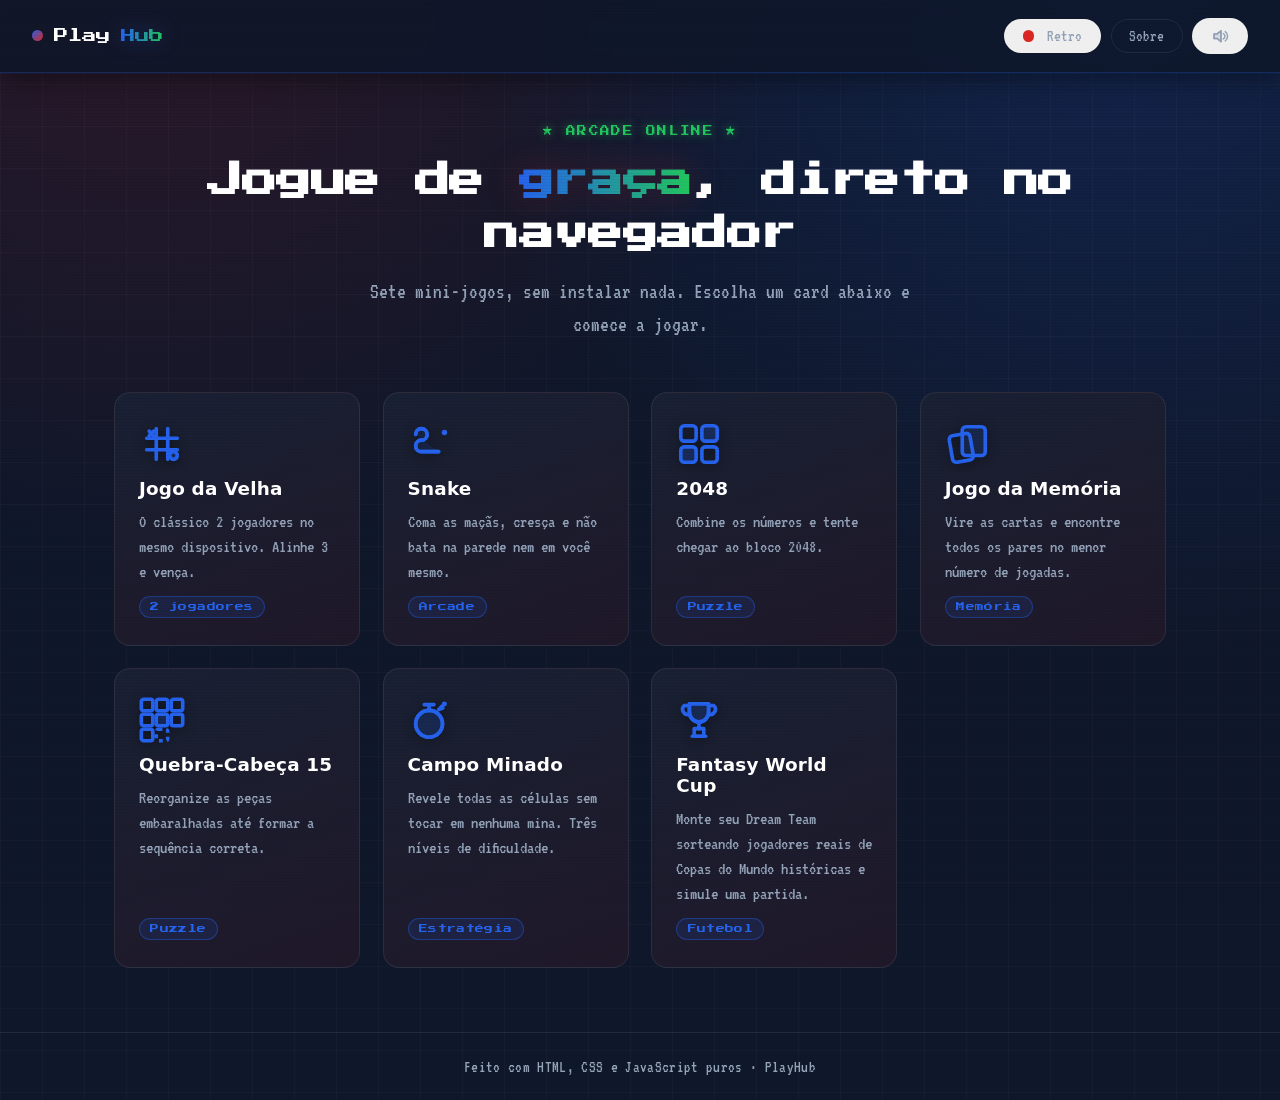
<file: index.html>
<!DOCTYPE html>
<html lang="pt-BR">
<head>
<meta charset="UTF-8">
<meta name="viewport" content="width=device-width, initial-scale=1.0">
<title>PlayHub — Portal de Mini-Jogos</title>
<script src="assets/icons.js"></script>
<link rel="icon" href="data:image/svg+xml,<svg xmlns='http://www.w3.org/2000/svg' viewBox='0 0 100 100'><rect width='100' height='100' rx='20' fill='rgb(15,23,42)'/><g fill='none' stroke='rgb(37,99,235)' stroke-width='7' stroke-linecap='round' stroke-linejoin='round'><rect x='20' y='62' width='60' height='24' rx='10'/><path d='M50 62V32'/><circle cx='50' cy='20' r='10'/></g><circle cx='33' cy='75' r='4' fill='rgb(34,197,94)'/><circle cx='67' cy='75' r='4' fill='rgb(34,197,94)'/></svg>">
<script src="assets/theme.js"></script>
<link rel="preconnect" href="https://fonts.googleapis.com">
<link rel="preconnect" href="https://fonts.gstatic.com" crossorigin>
<link href="https://fonts.googleapis.com/css2?family=Press+Start+2P&family=VT323&display=swap" rel="stylesheet">
<link rel="manifest" href="manifest.json">
<meta name="theme-color" content="#0f172a">
<link rel="stylesheet" href="assets/style.css">
<script src="assets/sfx.js" defer></script>
<script src="assets/pwa.js" defer></script>
</head>
<body>
  <header class="site-header">
    <a class="brand" href="index.html"><span class="dot"></span>Play<span class="grad">Hub</span></a>
    <div class="header-actions">
      <a class="back-link" href="about.html">Sobre</a>
    </div>
  </header>

  <main>
    <section class="hero">
      <h1>Jogue de <span class="grad">graça</span>, direto no navegador</h1>
      <p>Sete mini-jogos, sem instalar nada. Escolha um card abaixo e comece a jogar.</p>
    </section>

    <section class="grid">
      <a class="game-card" href="games/tictactoe.html">
        <div class="icon"><svg viewBox="0 0 24 24" fill="none" stroke="currentColor" stroke-width="1.9" stroke-linecap="round" stroke-linejoin="round"><path d="M9 4v16M15 4v16M4 9h16M4 15h16"/><path d="M5.3 5.3l2.4 2.4M7.7 5.3l-2.4 2.4"/><circle cx="18" cy="18" r="2" fill="currentColor" fill-opacity="0.3"/></svg></div>
        <h3>Jogo da Velha</h3>
        <p>O clássico 2 jogadores no mesmo dispositivo. Alinhe 3 e vença.</p>
        <span class="tag">2 jogadores</span>
      </a>

      <a class="game-card" href="games/snake.html">
        <div class="icon"><svg viewBox="0 0 24 24" fill="none" stroke="currentColor" stroke-width="1.9" stroke-linecap="round" stroke-linejoin="round"><path d="M4 7c0-1.7 1.3-3 3-3s3 1.3 3 3-1.3 3-3 3-3 1.3-3 3 1.3 3 3 3h9" fill="currentColor" fill-opacity="0.12"/><path d="M4 7c0-1.7 1.3-3 3-3s3 1.3 3 3-1.3 3-3 3-3 1.3-3 3 1.3 3 3 3h9"/><circle cx="19" cy="6" r="1.4" fill="currentColor" stroke="none"/></svg></div>
        <h3>Snake</h3>
        <p>Coma as maçãs, cresça e não bata na parede nem em você mesmo.</p>
        <span class="tag">Arcade</span>
      </a>

      <a class="game-card" href="games/2048.html">
        <div class="icon"><svg viewBox="0 0 24 24" fill="none" stroke="currentColor" stroke-width="1.9"><rect x="2.5" y="2.5" width="8" height="8" rx="1.8"/><rect x="13.5" y="2.5" width="8" height="8" rx="1.8" fill="currentColor" fill-opacity="0.25"/><rect x="2.5" y="13.5" width="8" height="8" rx="1.8" fill="currentColor" fill-opacity="0.25"/><rect x="13.5" y="13.5" width="8" height="8" rx="1.8"/></svg></div>
        <h3>2048</h3>
        <p>Combine os números e tente chegar ao bloco 2048.</p>
        <span class="tag">Puzzle</span>
      </a>

      <a class="game-card" href="games/memory.html">
        <div class="icon"><svg viewBox="0 0 24 24" fill="none" stroke="currentColor" stroke-width="1.9" stroke-linejoin="round"><rect x="3" y="7" width="11" height="14" rx="2" transform="rotate(-10 8.5 14)"/><rect x="9" y="3" width="12" height="15" rx="2" fill="currentColor" fill-opacity="0.18"/></svg></div>
        <h3>Jogo da Memória</h3>
        <p>Vire as cartas e encontre todos os pares no menor número de jogadas.</p>
        <span class="tag">Memória</span>
      </a>

      <a class="game-card" href="games/puzzle.html">
        <div class="icon"><svg viewBox="0 0 24 24" fill="none" stroke="currentColor" stroke-width="1.9"><rect x="1.2" y="1.2" width="6" height="6" rx="1.2"/><rect x="9" y="1.2" width="6" height="6" rx="1.2"/><rect x="16.8" y="1.2" width="6" height="6" rx="1.2"/><rect x="1.2" y="9" width="6" height="6" rx="1.2"/><rect x="9" y="9" width="6" height="6" rx="1.2" fill="currentColor" fill-opacity="0.25"/><rect x="16.8" y="9" width="6" height="6" rx="1.2"/><rect x="1.2" y="16.8" width="6" height="6" rx="1.2"/><rect x="9" y="16.8" width="6" height="6" rx="1.2" stroke-dasharray="2 2"/></svg></div>
        <h3>Quebra-Cabeça 15</h3>
        <p>Reorganize as peças embaralhadas até formar a sequência correta.</p>
        <span class="tag">Puzzle</span>
      </a>

      <a class="game-card" href="games/minesweeper.html">
        <div class="icon"><svg viewBox="0 0 24 24" fill="none" stroke="currentColor" stroke-width="1.9" stroke-linecap="round"><circle cx="11" cy="14" r="7" fill="currentColor" fill-opacity="0.2"/><circle cx="11" cy="14" r="7"/><path d="M11 7V4M8.5 4h5"/><path d="M16 6.5l1.8-1.8M16 6.5l2.2-.8"/><circle cx="19" cy="3.6" r="1.3" fill="currentColor" stroke="none"/></svg></div>
        <h3>Campo Minado</h3>
        <p>Revele todas as células sem tocar em nenhuma mina. Três níveis de dificuldade.</p>
        <span class="tag">Estratégia</span>
      </a>

      <a class="game-card" href="games/worldcup.html">
        <div class="icon"><svg viewBox="0 0 24 24" fill="none" stroke="currentColor" stroke-width="1.9" stroke-linecap="round" stroke-linejoin="round"><path d="M7 3.5h10v4.5a5 5 0 0 1-10 0V3.5z" fill="currentColor" fill-opacity="0.22"/><path d="M7 3.5h10v4.5a5 5 0 0 1-10 0V3.5z"/><path d="M7 4.5H4.2a2.8 2.8 0 0 0 2.8 4.6M17 4.5h2.8a2.8 2.8 0 0 1-2.8 4.6"/><path d="M12 13v3.5"/><path d="M8.5 20.5h7"/><path d="M9.5 16.5h5v4h-5z"/></svg></div>
        <h3>Fantasy World Cup</h3>
        <p>Monte seu Dream Team sorteando jogadores reais de Copas do Mundo históricas e simule uma partida.</p>
        <span class="tag">Futebol</span>
      </a>
    </section>
  </main>

  <footer>Feito com HTML, CSS e JavaScript puros · PlayHub</footer>
</body>
</html>
</file>
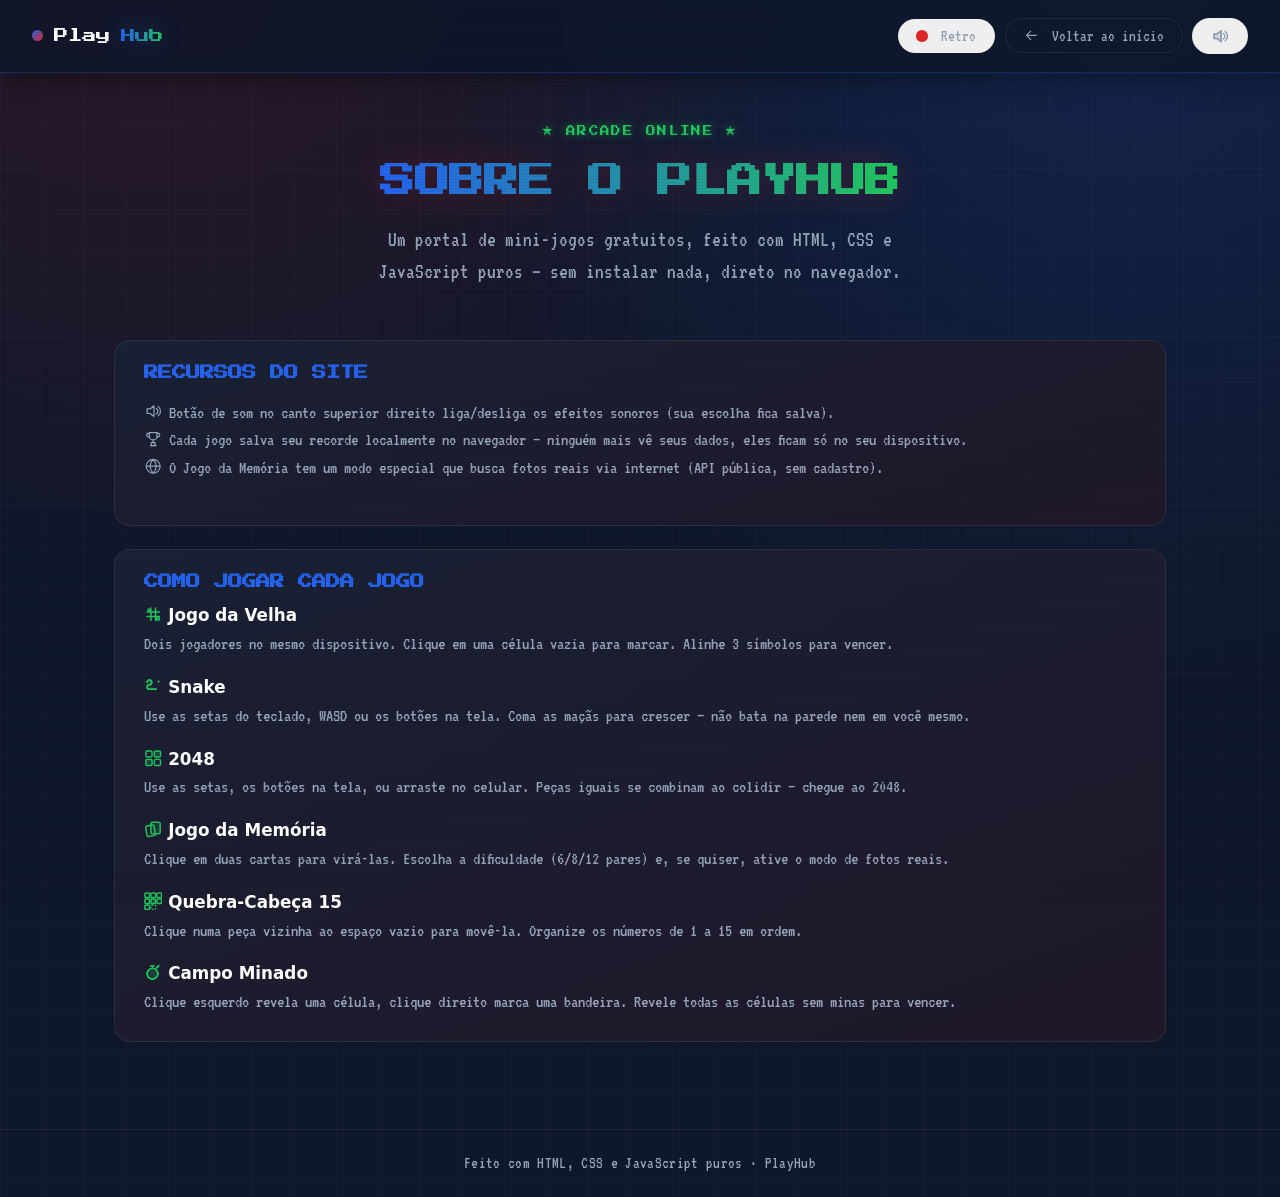
<file: about.html>
<!DOCTYPE html>
<html lang="pt-BR">
<head>
<meta charset="UTF-8">
<meta name="viewport" content="width=device-width, initial-scale=1.0">
<title>Sobre — PlayHub</title>
<script src="assets/icons.js"></script>
<link rel="icon" href="data:image/svg+xml,<svg xmlns='http://www.w3.org/2000/svg' viewBox='0 0 100 100'><rect width='100' height='100' rx='20' fill='rgb(15,23,42)'/><g fill='none' stroke='rgb(37,99,235)' stroke-width='7' stroke-linecap='round' stroke-linejoin='round'><rect x='20' y='62' width='60' height='24' rx='10'/><path d='M50 62V32'/><circle cx='50' cy='20' r='10'/></g><circle cx='33' cy='75' r='4' fill='rgb(34,197,94)'/><circle cx='67' cy='75' r='4' fill='rgb(34,197,94)'/></svg>">
<script src="assets/theme.js"></script>
<link rel="preconnect" href="https://fonts.googleapis.com">
<link rel="preconnect" href="https://fonts.gstatic.com" crossorigin>
<link href="https://fonts.googleapis.com/css2?family=Press+Start+2P&family=VT323&display=swap" rel="stylesheet">
<link rel="manifest" href="manifest.json">
<meta name="theme-color" content="#0f172a">
<link rel="stylesheet" href="assets/style.css">
<script src="assets/sfx.js" defer></script>
<script src="assets/pwa.js" defer></script>
<style>
  .about-section {
    background: linear-gradient(160deg, var(--card), var(--bg-alt));
    border: 1px solid var(--border);
    border-radius: var(--radius);
    padding: 1.6rem 1.8rem;
    margin-bottom: 1.4rem;
  }
  .about-section h2 {
    font-family: var(--font-display);
    font-size: 0.9rem;
    color: var(--accent);
    margin: 0 0 1rem;
  }
  .about-section p, .about-section li {
    font-family: var(--font-body);
    font-size: 1.15rem;
    line-height: 1.5;
    color: var(--text-dim);
  }
  .game-list { display: flex; flex-direction: column; gap: 1.2rem; }
  .game-item h3 {
    margin: 0 0 0.3rem;
    font-size: 1.05rem;
    color: var(--text);
  }
  .game-item p { margin: 0; }
</style>
</head>
<body>
  <header class="site-header">
    <a class="brand" href="index.html"><span class="dot"></span>Play<span class="grad">Hub</span></a>
    <div class="header-actions">
      <a class="back-link" href="index.html"><svg class="icon-inline" viewBox="0 0 24 24" fill="none" stroke="currentColor" stroke-width="1.6" stroke-linecap="round" stroke-linejoin="round"><path d="M19 12H5M11 6l-6 6 6 6"/></svg>Voltar ao início</a>
    </div>
  </header>

  <main>
    <div class="hero">
      <h1><span class="grad">SOBRE O PLAYHUB</span></h1>
      <p>Um portal de mini-jogos gratuitos, feito com HTML, CSS e JavaScript puros — sem instalar nada, direto no navegador.</p>
    </div>

    <div class="about-section">
      <h2>RECURSOS DO SITE</h2>
      <p>
        <svg class="icon-inline" viewBox="0 0 24 24" fill="none" stroke="currentColor" stroke-width="1.6" stroke-linecap="round" stroke-linejoin="round"><path d="M4 9v6h4l5 4V5L8 9H4z"/><path d="M16 8.5a4 4 0 0 1 0 7"/><path d="M18.5 6a7.5 7.5 0 0 1 0 12"/></svg>Botão de som no canto superior direito liga/desliga os efeitos sonoros (sua escolha fica salva).<br>
        <svg class="icon-inline" viewBox="0 0 24 24" fill="none" stroke="currentColor" stroke-width="1.6" stroke-linecap="round" stroke-linejoin="round"><path d="M7 3.5h10v4.5a5 5 0 0 1-10 0V3.5z"/><path d="M7 4.5H4.2a2.8 2.8 0 0 0 2.8 4.6M17 4.5h2.8a2.8 2.8 0 0 1-2.8 4.6"/><path d="M12 13v3.5"/><path d="M8.5 20.5h7"/><path d="M9.5 16.5h5v4h-5z"/></svg>Cada jogo salva seu recorde localmente no navegador — ninguém mais vê seus dados, eles ficam só no seu dispositivo.<br>
        <svg class="icon-inline" viewBox="0 0 24 24" fill="none" stroke="currentColor" stroke-width="1.6" stroke-linecap="round" stroke-linejoin="round"><circle cx="12" cy="12" r="9"/><path d="M3 12h18M12 3c2.5 2.5 4 5.7 4 9s-1.5 6.5-4 9c-2.5-2.5-4-5.7-4-9s1.5-6.5 4-9z"/></svg>O Jogo da Memória tem um modo especial que busca fotos reais via internet (API pública, sem cadastro).
      </p>
    </div>

    <div class="about-section">
      <h2>COMO JOGAR CADA JOGO</h2>
      <div class="game-list">
        <div class="game-item">
          <h3><svg class="icon-inline" viewBox="0 0 24 24" fill="none" stroke="currentColor" stroke-width="1.9" stroke-linecap="round" stroke-linejoin="round"><path d="M9 4v16M15 4v16M4 9h16M4 15h16"/><path d="M5.3 5.3l2.4 2.4M7.7 5.3l-2.4 2.4"/><circle cx="18" cy="18" r="2" fill="currentColor" fill-opacity="0.3"/></svg>Jogo da Velha</h3>
          <p>Dois jogadores no mesmo dispositivo. Clique em uma célula vazia para marcar. Alinhe 3 símbolos para vencer.</p>
        </div>
        <div class="game-item">
          <h3><svg class="icon-inline" viewBox="0 0 24 24" fill="none" stroke="currentColor" stroke-width="1.9" stroke-linecap="round" stroke-linejoin="round"><path d="M4 7c0-1.7 1.3-3 3-3s3 1.3 3 3-1.3 3-3 3-3 1.3-3 3 1.3 3 3 3h9" fill="currentColor" fill-opacity="0.12"/><path d="M4 7c0-1.7 1.3-3 3-3s3 1.3 3 3-1.3 3-3 3-3 1.3-3 3 1.3 3 3 3h9"/><circle cx="19" cy="6" r="1.4" fill="currentColor" stroke="none"/></svg>Snake</h3>
          <p>Use as setas do teclado, WASD ou os botões na tela. Coma as maçãs para crescer — não bata na parede nem em você mesmo.</p>
        </div>
        <div class="game-item">
          <h3><svg class="icon-inline" viewBox="0 0 24 24" fill="none" stroke="currentColor" stroke-width="1.9"><rect x="2.5" y="2.5" width="8" height="8" rx="1.8"/><rect x="13.5" y="2.5" width="8" height="8" rx="1.8" fill="currentColor" fill-opacity="0.25"/><rect x="2.5" y="13.5" width="8" height="8" rx="1.8" fill="currentColor" fill-opacity="0.25"/><rect x="13.5" y="13.5" width="8" height="8" rx="1.8"/></svg>2048</h3>
          <p>Use as setas, os botões na tela, ou arraste no celular. Peças iguais se combinam ao colidir — chegue ao 2048.</p>
        </div>
        <div class="game-item">
          <h3><svg class="icon-inline" viewBox="0 0 24 24" fill="none" stroke="currentColor" stroke-width="1.9" stroke-linejoin="round"><rect x="3" y="7" width="11" height="14" rx="2" transform="rotate(-10 8.5 14)"/><rect x="9" y="3" width="12" height="15" rx="2" fill="currentColor" fill-opacity="0.18"/></svg>Jogo da Memória</h3>
          <p>Clique em duas cartas para virá-las. Escolha a dificuldade (6/8/12 pares) e, se quiser, ative o modo de fotos reais.</p>
        </div>
        <div class="game-item">
          <h3><svg class="icon-inline" viewBox="0 0 24 24" fill="none" stroke="currentColor" stroke-width="1.9"><rect x="1.2" y="1.2" width="6" height="6" rx="1.2"/><rect x="9" y="1.2" width="6" height="6" rx="1.2"/><rect x="16.8" y="1.2" width="6" height="6" rx="1.2"/><rect x="1.2" y="9" width="6" height="6" rx="1.2"/><rect x="9" y="9" width="6" height="6" rx="1.2" fill="currentColor" fill-opacity="0.25"/><rect x="16.8" y="9" width="6" height="6" rx="1.2"/><rect x="1.2" y="16.8" width="6" height="6" rx="1.2"/><rect x="9" y="16.8" width="6" height="6" rx="1.2" stroke-dasharray="2 2"/></svg>Quebra-Cabeça 15</h3>
          <p>Clique numa peça vizinha ao espaço vazio para movê-la. Organize os números de 1 a 15 em ordem.</p>
        </div>
        <div class="game-item">
          <h3><svg class="icon-inline" viewBox="0 0 24 24" fill="none" stroke="currentColor" stroke-width="1.9" stroke-linecap="round"><circle cx="11" cy="14" r="7" fill="currentColor" fill-opacity="0.2"/><circle cx="11" cy="14" r="7"/><path d="M11 7V4M8.5 4h5"/><path d="M16 6.5l1.8-1.8M16 6.5l2.2-.8"/><circle cx="19" cy="3.6" r="1.3" fill="currentColor" stroke="none"/></svg>Campo Minado</h3>
          <p>Clique esquerdo revela uma célula, clique direito marca uma bandeira. Revele todas as células sem minas para vencer.</p>
        </div>
      </div>
    </div>
  </main>

  <footer>Feito com HTML, CSS e JavaScript puros · PlayHub</footer>
</body>
</html>
</file>
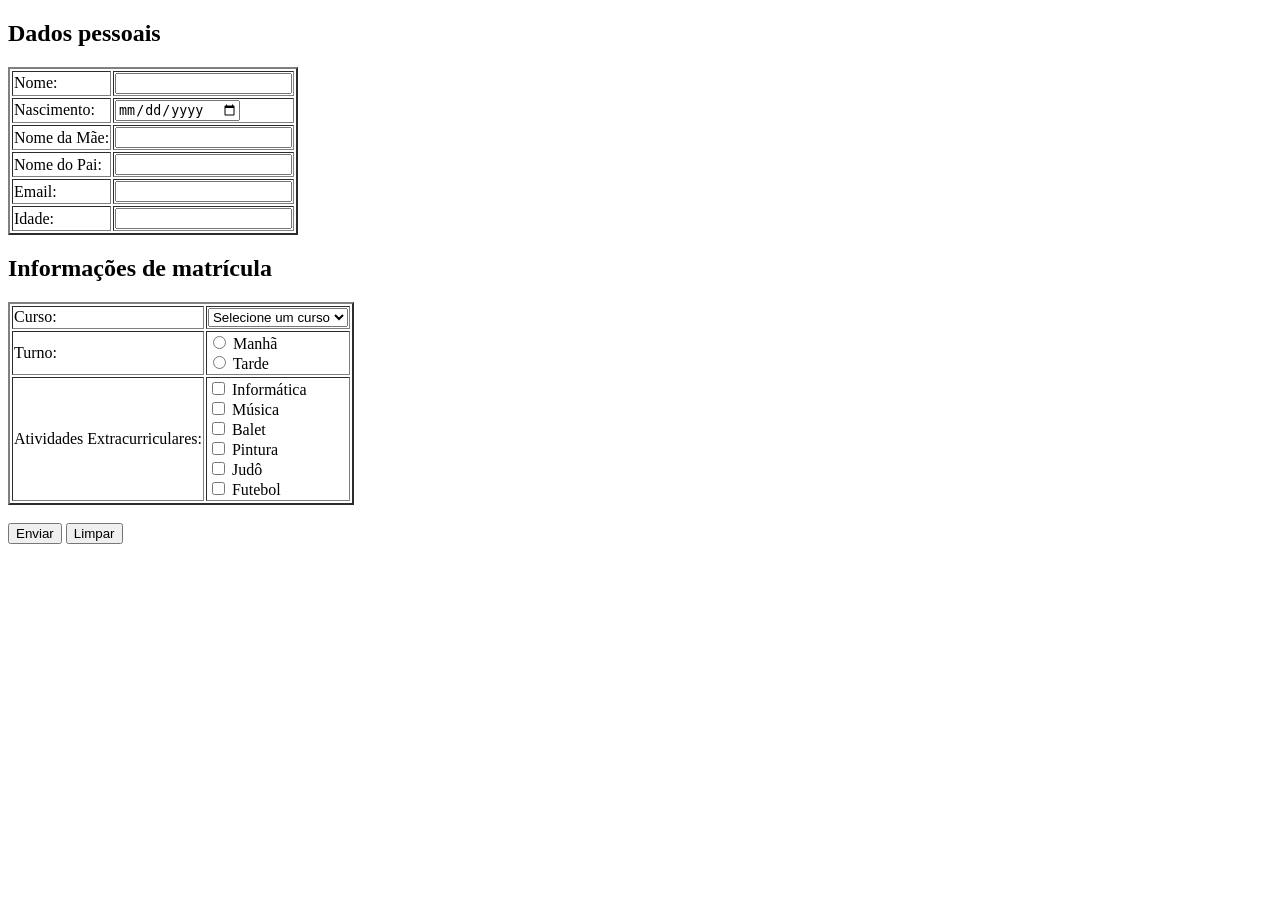
<file: Aula02/Formulario.html>
<!DOCTYPE html>
<html lang="pt-br">
<head>
    <meta charset="UTF-8">
    <meta http-equiv="X-UA-Compatible" content="IE=edge">
    <meta name="viewport" content="width=device-width, initial-scale=1.0">
    <title>Formulario</title>
</head>
<body>

    <form action="processar.php" method="post">

        <h2>Dados pessoais</h2>
        <table border="2">
            <tbody>
                <tr>
                    <td><label for="nome">Nome:</label></td>
                    <td><input type="text" id="nome" name="nome" required></td>
                </tr>
                <tr>
                    <td><label for="nascimento">Nascimento:</label></td>
                    <td><input type="date" id="nascimento" name="nascimento" required></td>
                </tr>
                <tr>
                    <td><label for="nome_mae">Nome da Mãe:</label></td>
                    <td><input type="text" id="nome_mae" name="nome_mae" required></td>
                </tr>
                <tr>
                    <td><label for="nome_pai">Nome do Pai:</label></td>
                    <td><input type="text" id="nome_pai" name="nome_pai" required></td>
                </tr>
                <tr>
                    <td><label for="email">Email:</label></td>
                    <td><input type="email" id="email" name="email" required></td>
                </tr>
                <tr>
                    <td><label for="idade">Idade:</label></td>
                    <td><input type="number" id="idade" name="idade" required></td>
                </tr>
            </tbody>
        </table>

        <h2>Informações de matrícula</h2>
        <table border="2">
            <tbody>
                <tr>
                    <td><label for="curso">Curso:</label></td>
                    <td>
                        <select id="curso" name="curso" required>
                            <option value="">Selecione um curso</option>
                            <option value="informatica">Informática</option>
                            <option value="administracao">Administração</option>
                            <option value="enfermagem">Enfermagem</option>
                        </select>
                    </td>
                </tr>
                <tr>
                    <td><label for="turno-manha">Turno:</label></td>
                    <td>
                        <input type="radio" id="turno-manha" name="turno" value="manha">
                        <label for="turno-manha">Manhã</label><br>
                        <input type="radio" id="turno-tarde" name="turno" value="tarde">
                        <label for="turno-tarde">Tarde</label>
                    </td>
                </tr>
                <tr>
                    <td>Atividades Extracurriculares:</td>
                    <td>
                        <input type="checkbox" id="ativ-informatica" name="atividades" value="informatica">
                        <label for="ativ-informatica">Informática</label><br>
                        <input type="checkbox" id="ativ-musica" name="atividades" value="musica">
                        <label for="ativ-musica">Música</label><br>
                        <input type="checkbox" id="ativ-balet" name="atividades" value="balet">
                        <label for="ativ-balet">Balet</label><br>
                        <input type="checkbox" id="ativ-pintura" name="atividades" value="pintura">
                        <label for="ativ-pintura">Pintura</label><br>
                        <input type="checkbox" id="ativ-judo" name="atividades" value="judo">
                        <label for="ativ-judo">Judô</label><br>
                        <input type="checkbox" id="ativ-futebol" name="atividades" value="futebol">
                        <label for="ativ-futebol">Futebol</label>
                    </td>
                </tr>
            </tbody>
        </table>

        <br>
        <input type="submit" value="Enviar">
        <input type="reset" value="Limpar">

    </form>

</body>
</html>
</file>
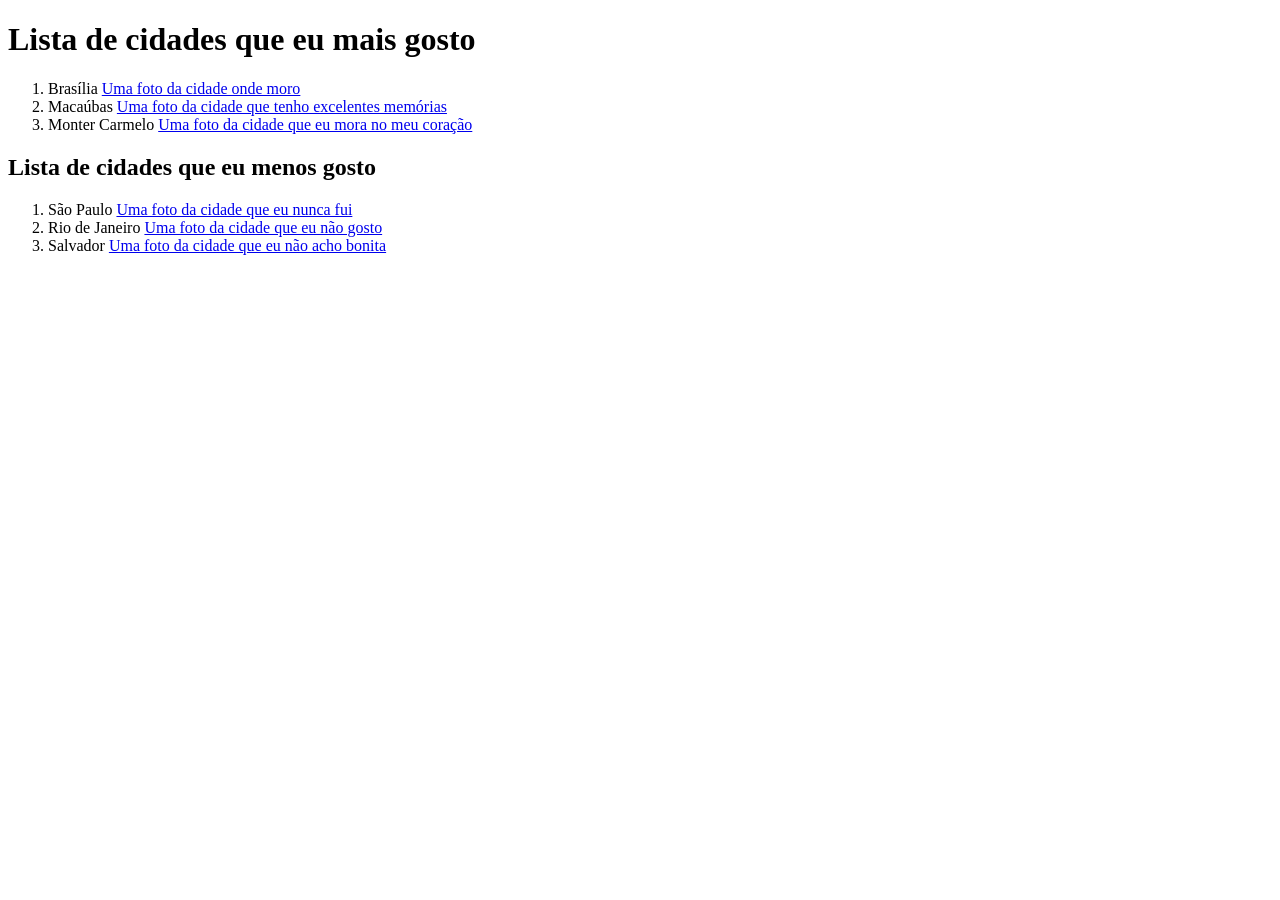
<file: Aula02/Lista.html>
<!DOCTYPE html>
<html lang="pt-br">
<head>
    <meta charset="UTF-8">
    <meta http-equiv="X-UA-Compatible" content="IE=edge">
    <meta name="viewport" content="width=device-width, initial-scale=1.0">
    <title>Lista de cidades</title>
</head>
<body>
    <h1>Lista de cidades que eu mais gosto</h1>
    <ol>
        <li>
            Brasília
            <a href="https://encurtador.com.br/XRxU" target="_blank"> Uma foto da cidade onde moro</a>
        </li>
        <li>
            Macaúbas
            <a href="https://encurtador.com.br/zkoq" target="_blank"> Uma foto da cidade que tenho excelentes memórias</a>
        </li>
        <li>
            Monter Carmelo
            <a href="https://encurtador.com.br/DVFO" target="_blank"> Uma foto da cidade que eu mora no meu coração</a>
        </li>
    </ol>

<h2>Lista de cidades que eu menos gosto</h2>
    <ol>
        <li>
            São Paulo
            <a href="https://encurtador.com.br/Nqkq" target="_blank"> Uma foto da cidade que eu nunca fui</a>
        </li>
        <li>
            Rio de Janeiro
            <a href="https://encurtador.com.br/GIRn" target="_blank"> Uma foto da cidade que eu não gosto</a>
        </li>
        <li>
            Salvador
            <a href="https://encurtador.com.br/oJYW" target="_blank"> Uma foto da cidade que eu não acho bonita</a>
        </li>
</bodyl>
</body>
</html>
</file>
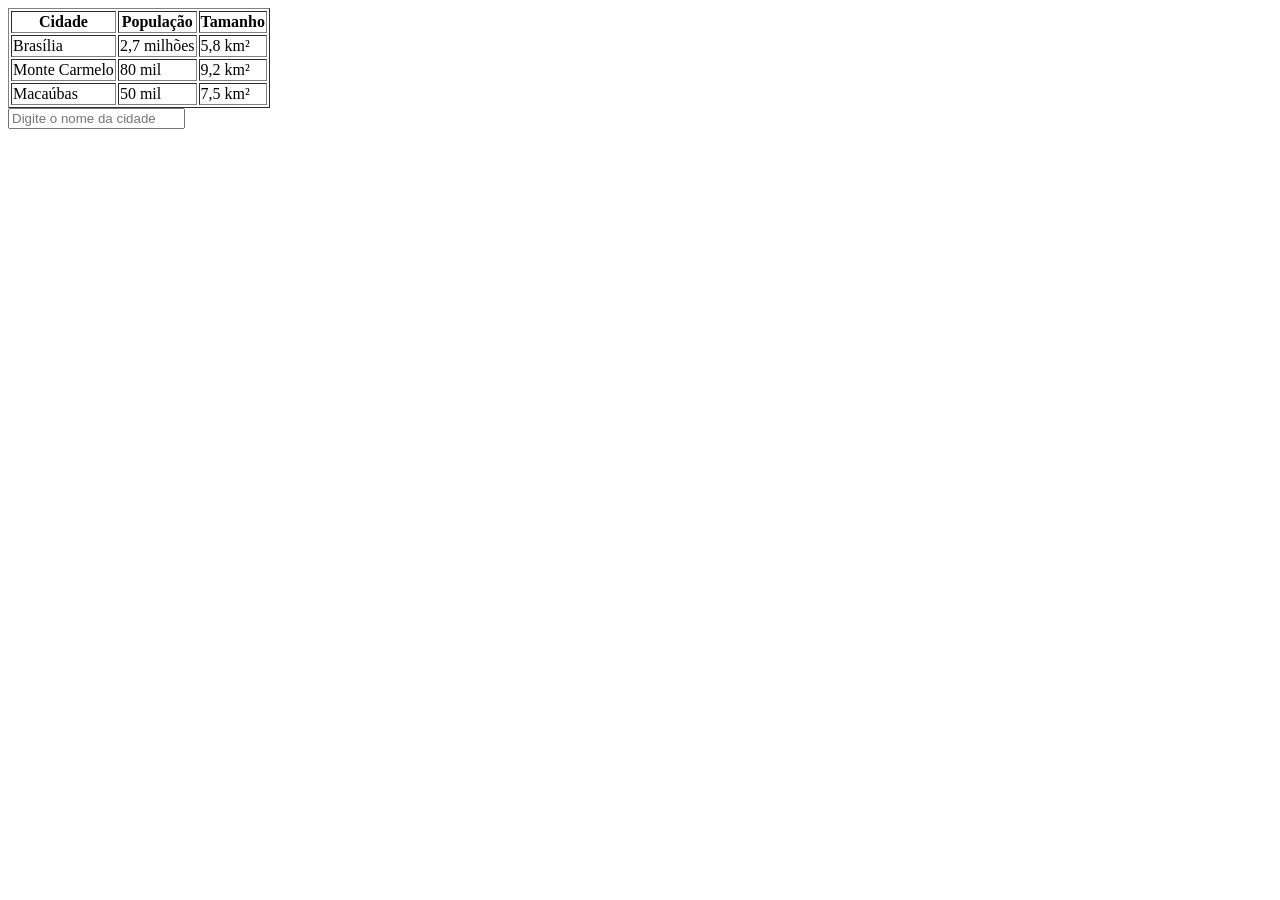
<file: Aula02/Tabela.html>
<!DOCTYPE html>
<html lang="pt-br">
<head>
    <meta charset="UTF-8">
    <meta http-equiv="X-UA-Compatible" content="IE=edge">
    <meta name="viewport" content="width=device-width, initial-scale=1.0">
    <title>Tabela</title>
</head>
<body>
    <table border="1">
        <thead>
            <tr>
                <th>Cidade</th>
                <th>População</th>
                <th>Tamanho</th>
            </tr>
        </thead>
        <tbody>
            <tr>
                <td>Brasília</td>
                <td>2,7 milhões</td>
                <td>5,8 km²</td>
            </tr>
            <tr>
                <td>Monte Carmelo</td>
                <td>80 mil</td>
                <td>9,2 km²</td>
            </tr>
            <tr>
                <td>Macaúbas</td>
                <td>50 mil</td>
                <td>7,5 km²</td>
            </tr>
        </tbody>
    </table>
    <form> 
        <input type="text" placeholder="Digite o nome da cidade">
    </form>
</body>


























</html>
</file>
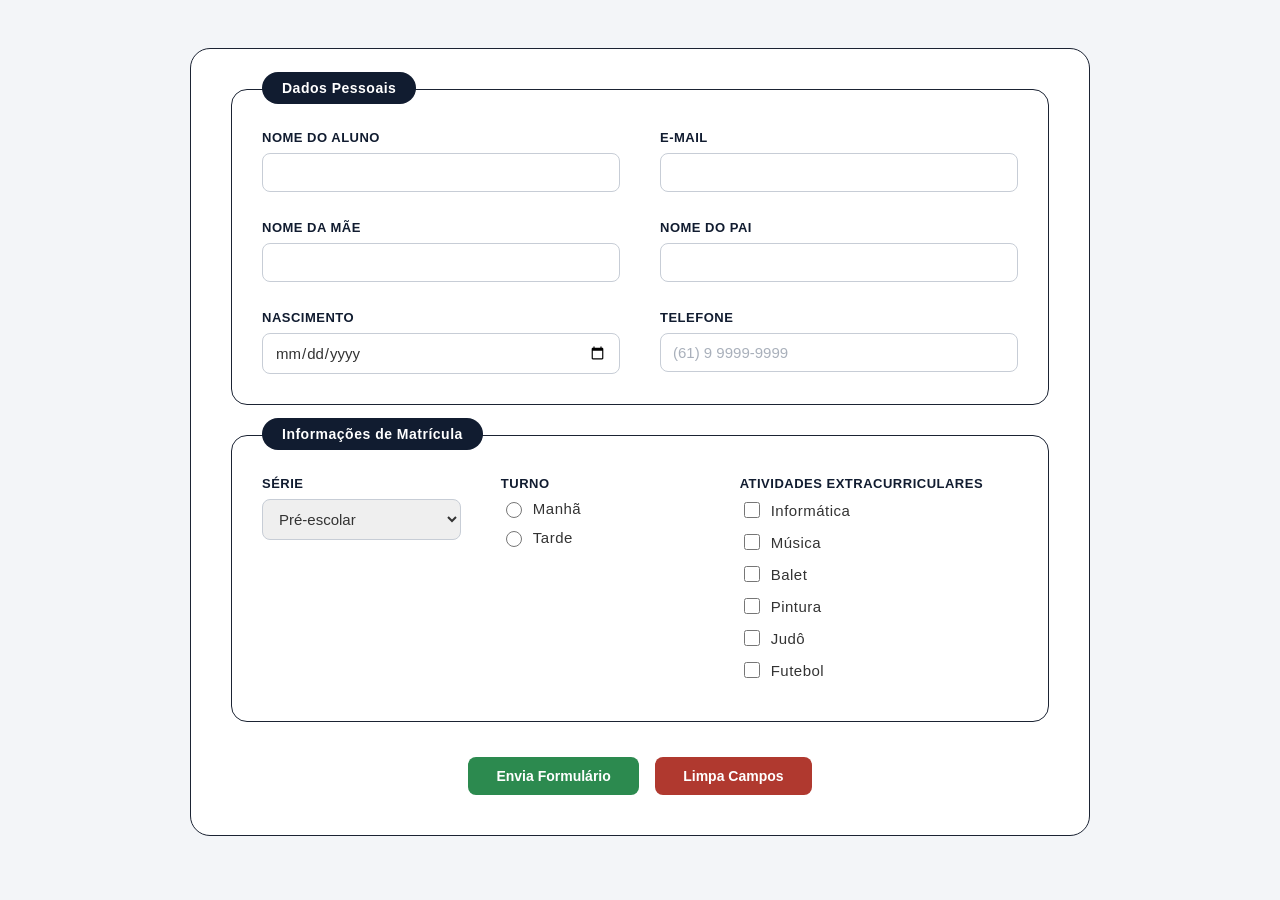
<file: Aula03/aula.html>
<!DOCTYPE html>
<html lang="pt-BR">
<head>
    <meta charset="UTF-8">
    <meta http-equiv="X-UA-Compatible" content="IE=edge">
    <meta name="viewport" content="width=device-width, initial-scale=1.0">
    <title>Escola Virtual</title>

    <style>
        *{
            box-sizing: border-box;
        }

        body{
            font-family: 'Segoe UI', Arial, Helvetica, sans-serif;
            background-color: #f3f5f8;
            padding: 40px 20px;
        }

        form{
            max-width: 900px;
            margin: 0 auto;
            background-color: #ffffff;
            border: 1.5px solid #1b2333;
            border-radius: 20px;
            padding: 40px;
        }

        /* ===== Cada seção (Dados Pessoais / Informações de Matrícula) ===== */
        .secao{
            position: relative;
            border: 1.5px solid #1b2333;
            border-radius: 16px;
            padding: 40px 30px 30px;
            margin-bottom: 30px;
        }

        .secao:last-child{
            margin-bottom: 0;
        }

        /* A "pill" escura sobreposta na borda de cima da caixa */
        .secao-titulo{
            position: absolute;
            top: -18px;
            left: 30px;
            background-color: #111c30;
            color: #ffffff;
            font-weight: bold;
            font-size: 14px;
            letter-spacing: 0.5px;
            padding: 8px 20px;
            border-radius: 20px;
        }

        /* ===== Grade de 2 colunas: Dados Pessoais ===== */
        .grid-2{
            display: grid;
            grid-template-columns: 1fr 1fr;
            gap: 28px 40px;
        }

        .campo{
            display: flex;
            flex-direction: column;
        }

        .campo label{
            font-weight: bold;
            font-size: 13px;
            letter-spacing: 0.5px;
            text-transform: uppercase;
            color: #111c30;
            margin-bottom: 8px;
        }

        .campo input,
        .campo select{
            border: 1px solid #c7cdd6;
            border-radius: 8px;
            padding: 10px 12px;
            font-size: 15px;
            font-family: inherit;
            color: #333;
        }

        .campo input::placeholder{
            color: #a9b0bb;
        }

        .campo input:focus,
        .campo select:focus{
            outline: none;
            border-color: #1b2333;
            box-shadow: 0 0 0 3px rgba(27, 35, 51, 0.12);
        }

        /* ===== Grade de 3 colunas: Informações de Matrícula ===== */
        .grid-3{
            display: grid;
            grid-template-columns: 1fr 1fr 1.4fr;
            gap: 28px 40px;
        }

        .opcoes label{
            display: flex;
            align-items: center;
            gap: 8px;
            font-weight: normal;
            text-transform: none;
            font-size: 15px;
            color: #333;
            margin-bottom: 10px;
            cursor: pointer;
        }

        .opcoes input[type="radio"],
        .opcoes input[type="checkbox"]{
            width: 16px;
            height: 16px;
            accent-color: #111c30;
        }

        /* ===== Botões ===== */
        .botoes{
            text-align: center;
            margin-top: 35px;
        }

        input[type="submit"],
        input[type="reset"]{
            padding: 11px 28px;
            font-size: 14px;
            font-family: inherit;
            border: none;
            border-radius: 8px;
            cursor: pointer;
            margin: 0 6px;
            font-weight: bold;
        }

        input[type="submit"]{
            background-color: #2c8a4f;
            color: white;
        }

        input[type="reset"]{
            background-color: #b0392f;
            color: white;
        }

        input[type="submit"]:hover,
        input[type="reset"]:hover{
            opacity: 0.85;
        }
    </style>
</head>
<body>

    <form action="processar.php" method="post">

        <!-- ========== SEÇÃO 1: DADOS PESSOAIS ========== -->
        <div class="secao">
            <span class="secao-titulo">Dados Pessoais</span>

            <div class="grid-2">
                <div class="campo">
                    <label for="nome">Nome do Aluno</label>
                    <input type="text" id="nome" name="nome" required>
                </div>
                <div class="campo">
                    <label for="email">E-Mail</label>
                    <input type="email" id="email" name="email" required>
                </div>

                <div class="campo">
                    <label for="nome_mae">Nome da Mãe</label>
                    <input type="text" id="nome_mae" name="nome_mae" required>
                </div>
                <div class="campo">
                    <label for="nome_pai">Nome do Pai</label>
                    <input type="text" id="nome_pai" name="nome_pai">
                </div>

                <div class="campo">
                    <label for="nascimento">Nascimento</label>
                    <input type="date" id="nascimento" name="nascimento" required>
                </div>
                <div class="campo">
                    <label for="telefone">Telefone</label>
                    <input type="tel" id="telefone" name="telefone" placeholder="(61) 9 9999-9999" required>
                </div>
            </div>
        </div>

        <!-- ========== SEÇÃO 2: INFORMAÇÕES DE MATRÍCULA ========== -->
        <div class="secao">
            <span class="secao-titulo">Informações de Matrícula</span>

            <div class="grid-3">
                <div class="campo">
                    <label for="serie">Série</label>
                    <select id="serie" name="serie" required>
                        <option value="pre-escolar" selected>Pré-escolar</option>
                        <option value="1ano">1º ano</option>
                        <option value="2ano">2º ano</option>
                        <option value="3ano">3º ano</option>
                        <option value="4ano">4º ano</option>
                        <option value="5ano">5º ano</option>
                    </select>
                </div>

                <div class="campo">
                    <label>Turno</label>
                    <div class="opcoes">
                        <label><input type="radio" name="turno" value="manha" required> Manhã</label>
                        <label><input type="radio" name="turno" value="tarde" required> Tarde</label>
                    </div>
                </div>

                <div class="campo">
                    <label>Atividades Extracurriculares</label>
                    <div class="opcoes">
                        <label><input type="checkbox" name="atividades" value="informatica"> Informática</label>
                        <label><input type="checkbox" name="atividades" value="musica"> Música</label>
                        <label><input type="checkbox" name="atividades" value="balet"> Balet</label>
                        <label><input type="checkbox" name="atividades" value="pintura"> Pintura</label>
                        <label><input type="checkbox" name="atividades" value="judo"> Judô</label>
                        <label><input type="checkbox" name="atividades" value="futebol"> Futebol</label>
                    </div>
                </div>
            </div>
        </div>

        <div class="botoes">
            <input type="submit" value="Envia Formulário">
            <input type="reset" value="Limpa Campos">
        </div>

    </form>

</body>
</html>
</file>
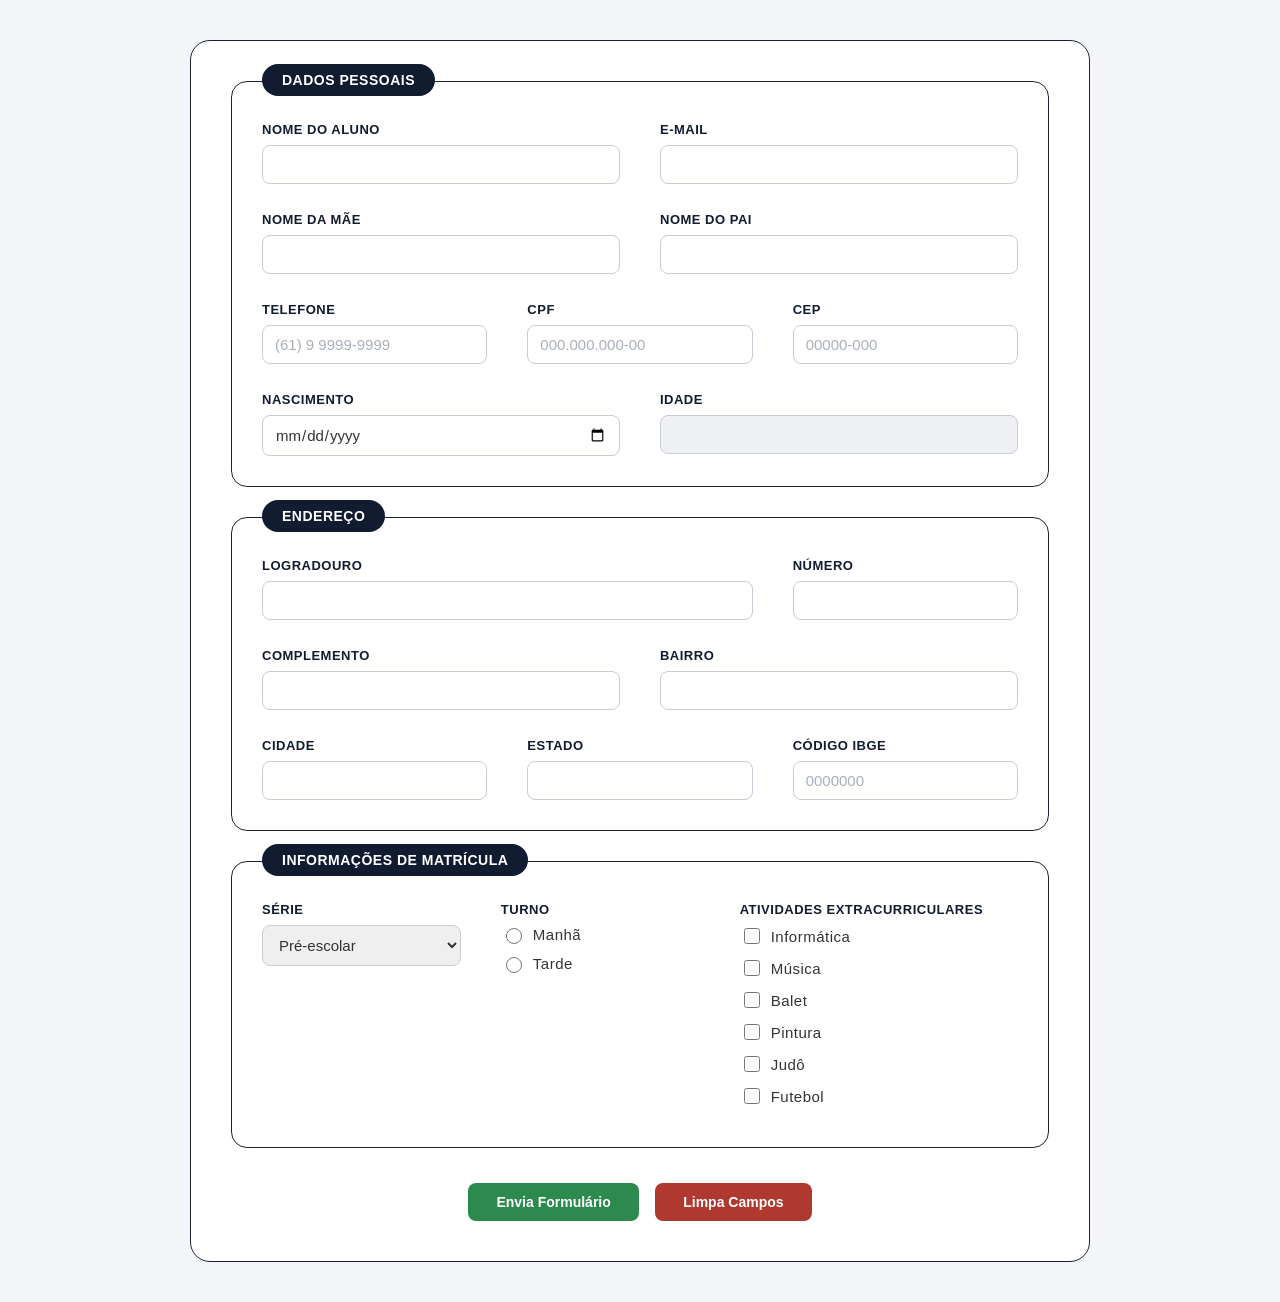
<file: Aula04/formulario.html>
<!DOCTYPE html>
<!-- lang="pt-BR" informa ao navegador e aos leitores de tela o idioma da página -->
<html lang="pt-BR">
<head>
    <!-- charset UTF-8: permite acentos e ç sem quebrar (á, ã, ê, ç) -->
    <meta charset="UTF-8">
    <meta http-equiv="X-UA-Compatible" content="IE=edge">
    <!-- viewport: faz a página se adaptar à largura da tela (responsividade) -->
    <meta name="viewport" content="width=device-width, initial-scale=1.0">
    <title>Escola Virtual</title>

    <!-- Liga o arquivo de estilos. Precisa estar na MESMA pasta deste HTML -->
    <link rel="stylesheet" href="style.css">
</head>
<body>

    <!--
        action = para onde os dados vão quando o formulário é enviado
        method = "post" envia os dados escondidos no corpo da requisição
                 ("get" colocaria tudo visível na URL)
    -->
    <form action="processar.php" method="post">

        <!-- ========== SEÇÃO 1: DADOS PESSOAIS ========== -->
        <div class="secao">
            <span class="secao-titulo">Dados Pessoais</span>

            <!-- grid-2 = duas colunas de largura igual -->
            <div class="grid-2">

                <!--
                    O atributo "for" do label aponta para o "id" do input.
                    Isso faz o clique no texto focar o campo, e é o que
                    permite ao leitor de tela anunciar o rótulo correto.
                -->
                <div class="campo">
                    <label for="nome">Nome do Aluno</label>
                    <!--
                        required = o navegador bloqueia o envio se estiver vazio.
                        autocomplete="name" completa o padrão já usado nos
                        outros campos (e-mail, telefone, endereço...): informa
                        ao navegador que tipo de dado sugerir no autopreenchimento.
                    -->
                    <input type="text" id="nome" name="nome" autocomplete="name" required>
                </div>
                <div class="campo">
                    <label for="email">E-Mail</label>
                    <!--
                        type="email" valida o formato automaticamente.
                        autocomplete="email" é um dos tokens padronizados do
                        HTML (https://html.spec.whatwg.org/#autofill) — o
                        navegador usa isso pra saber QUAL dado sugerir no
                        autopreenchimento, não é só um texto livre qualquer.
                    -->
                    <input type="email" id="email" name="email" autocomplete="email" required>
                </div>

                <div class="campo">
                    <label for="nome_mae">Nome da Mãe</label>
                    <input type="text" id="nome_mae" name="nome_mae" required>
                </div>
                <div class="campo">
                    <label for="nome_pai">Nome do Pai</label>
                    <!-- Sem "required": nem todo aluno tem o dado do pai -->
                    <input type="text" id="nome_pai" name="nome_pai">
                </div>
            </div>

            <!--
                Reaproveita a grade de 6 colunas do Endereço (.grid-endereco):
                Telefone/CPF/CEP em uma linha de 3 (col-2 cada, 2+2+2=6) e
                Nascimento/Idade em uma linha de 2 (col-3 cada, 3+3=6).
            -->
            <div class="grid-endereco campo-documentos">

                <div class="campo col-2">
                    <label for="telefone">Telefone</label>
                    <!--
                        type="tel" abre o teclado numérico no celular.
                        maxlength="16" é o tamanho de "(61) 9 9999-9999" já
                        formatado — trava o campo mesmo se o script.js falhar
                        ou o usuário tiver JavaScript desabilitado.
                    -->
                    <input type="tel" id="telefone" name="telefone" placeholder="(61) 9 9999-9999" autocomplete="tel" maxlength="16" required>
                </div>
                <div class="campo col-2">
                    <label for="cpf">CPF</label>
                    <!--
                        type continua "text" (não "number") porque o valor
                        tem pontos e traço, que um <input type="number">
                        rejeitaria. inputmode="numeric" só troca o teclado
                        do celular pra numérico, sem mudar essa validação.
                    -->
                    <input type="text" id="cpf" name="cpf" placeholder="000.000.000-00" inputmode="numeric" maxlength="14" required>
                </div>
                <div class="campo col-2">
                    <label for="cep">CEP</label>
                    <input type="text" id="cep" name="cep" placeholder="00000-000" autocomplete="postal-code" inputmode="numeric" maxlength="9" required>
                </div>

                <div class="campo col-3">
                    <label for="nascimento">Nascimento</label>
                    <!-- type="date" abre o seletor de calendário do navegador -->
                    <input type="date" id="nascimento" name="nascimento" autocomplete="bday" required>
                </div>
                <div class="campo col-3">
                    <label for="idade">IDADE</label>
                    <!--
                        readonly: o valor ainda é enviado no submit, mas o
                        usuário não consegue digitar aqui. Quem preenche é
                        o script lá embaixo, a partir da Data de Nascimento,
                        pra idade nunca ficar errada ou desatualizada.
                    -->
                    <input type="text" id="idade" name="idade" readonly required>
                </div>

            </div>
        </div>

        <!-- ========== SEÇÃO 2: ENDEREÇO ========== -->
        <div class="secao">
            <span class="secao-titulo">Endereço</span>

            <!--
                grid-endereco tem 6 colunas invisíveis.
                Cada campo diz quantas colunas ocupa com col-2, col-3, col-4.
                Como 6 é divisível por 2 e por 3, a mesma grade aceita
                linhas de 2 campos E linhas de 3 campos.
            -->
            <div class="grid-endereco">

                <!-- Linha 1: 4 + 2 = 6 colunas -->
                <div class="campo col-4">
                    <label for="logradouro">Logradouro</label>
                    <input type="text" id="logradouro" name="logradouro" autocomplete="address-line1" required>
                </div>
                <div class="campo col-2">
                    <label for="numero">Número</label>
                    <input type="text" id="numero" name="numero" inputmode="numeric" required>
                </div>

                <!-- Linha 2: 3 + 3 = 6 colunas -->
                <div class="campo col-3">
                    <label for="complemento">Complemento</label>
                    <input type="text" id="complemento" name="complemento" autocomplete="address-line2">
                </div>
                <div class="campo col-3">
                    <label for="bairro">Bairro</label>
                    <input type="text" id="bairro" name="bairro" required>
                </div>

                <!-- Linha 3: 2 + 2 + 2 = 6 colunas -->
                <div class="campo col-2">
                    <label for="cidade">Cidade</label>
                    <input type="text" id="cidade" name="cidade" autocomplete="address-level2" required>
                </div>
                <div class="campo col-2">
                    <label for="estado">Estado</label>
                    <input type="text" id="estado" name="estado" autocomplete="address-level1" required>
                </div>
                <div class="campo col-2">
                    <label for="ibge">Código IBGE</label>
                    <input type="text" id="ibge" name="ibge" placeholder="0000000" inputmode="numeric">
                </div>

            </div>
        </div>

        <!-- ========== SEÇÃO 3: INFORMAÇÕES DE MATRÍCULA ========== -->
        <div class="secao">
            <span class="secao-titulo">Informações de Matrícula</span>

            <div class="grid-3">

                <div class="campo">
                    <label for="serie">Série</label>
                    <!--
                        O JavaScript lê o atributo "value", não o texto visível.
                        Por isso o valor é "5ano" e não "5º ano".
                    -->
                    <select id="serie" name="serie" required>
                        <option value="pre-escolar" selected>Pré-escolar</option>
                        <option value="1ano">1º ano</option>
                        <option value="2ano">2º ano</option>
                        <option value="3ano">3º ano</option>
                        <option value="4ano">4º ano</option>
                        <option value="5ano">5º ano</option>
                    </select>

                    <!--
                        CAIXA CONDICIONAL
                        Começa escondida (display:none no CSS).
                        O script.js adiciona a classe "visivel" quando
                        o usuário escolhe "5º ano".
                    -->
                    <div class="caixa-condicional" id="caixa-quinto-ano">
                        <label for="obs_quinto">Observações do 5º ano</label>
                        <input type="text" id="obs_quinto" name="obs_quinto">
                    </div>
                </div>

                <fieldset class="campo">
                    <!--
                        <legend> é o título do grupo inteiro (substitui o
                        <label> solto sem "for" que era usado antes).
                        Leitores de tela anunciam o legend ao entrar no
                        fieldset, então cada radio some só como "Manhã"/
                        "Tarde", não "Turno: Manhã".
                    -->
                    <legend>Turno</legend>
                    <div class="opcoes">
                        <!--
                            RADIO: mesmo "name" = mesmo grupo.
                            Só uma opção pode ficar marcada por vez.
                        -->
                        <label><input type="radio" name="turno" value="manha" required> Manhã</label>
                        <label><input type="radio" name="turno" value="tarde" required> Tarde</label>
                    </div>
                </fieldset>

                <fieldset class="campo">
                    <legend>Atividades Extracurriculares</legend>
                    <div class="opcoes">
                        <!--
                            CHECKBOX: pode marcar várias ao mesmo tempo.
                            Esta é a diferença principal entre radio e checkbox.
                        -->
                        <label><input type="checkbox" name="atividades" value="informatica"> Informática</label>
                        <label><input type="checkbox" name="atividades" value="musica"> Música</label>
                        <label><input type="checkbox" name="atividades" value="balet"> Balet</label>
                        <label><input type="checkbox" name="atividades" value="pintura"> Pintura</label>
                        <label><input type="checkbox" name="atividades" value="judo"> Judô</label>
                        <label><input type="checkbox" name="atividades" value="futebol"> Futebol</label>
                    </div>
                </fieldset>

            </div>
        </div>

        <div class="botoes">
            <!-- submit = envia; reset = limpa todos os campos -->
            <input type="submit" value="Envia Formulário">
            <input type="reset" value="Limpa Campos">
        </div>

    </form>

    <!--
        O script fica no FIM do body de propósito:
        assim o HTML já existe quando o JavaScript tenta encontrar
        os elementos com getElementById.
    -->
    <script>
        const campoCep = document.getElementById('cep');
        campoCep.addEventListener('input', function(){
            let valor= this.value.replace(/\D/g, '');
            if(valor.length > 5){
                valor = valor.slice(0,5) + '-' + valor.slice(5,8);
            }
            this.value = valor;

            // Só busca quando o CEP estiver completo (8 dígitos, sem o traço)
            if(valor.replace(/\D/g, '').length === 8){
                buscarEndereco(valor);
            }
        });

        // ========== ENDEREÇO: preenchido automaticamente a partir do CEP ==========
        // ViaCEP é uma API pública e gratuita, não precisa de chave de acesso.
        // fetch() faz a requisição; o primeiro .then() converte a resposta
        // pra JSON e o segundo .then() já recebe os dados prontos pra usar.
        function buscarEndereco(cep){
            const cepLimpo = cep.replace(/\D/g, '');

            fetch(`https://viacep.com.br/ws/${cepLimpo}/json/`)
                .then(function(resposta){
                    return resposta.json();
                })
                .then(function(dados){
                    // A API devolve { erro: true } quando o CEP não existe
                    if(dados.erro){
                        alert('CEP não encontrado.');
                        return;
                    }

                    document.getElementById('logradouro').value = dados.logradouro;
                    document.getElementById('bairro').value = dados.bairro;
                    document.getElementById('cidade').value = dados.localidade;
                    document.getElementById('estado').value = dados.uf;
                    document.getElementById('ibge').value = dados.ibge;

                    // Número não vem da API (a rua toda tem o mesmo CEP),
                    // então o foco vai pro campo que falta o usuário preencher
                    document.getElementById('numero').focus();
                })
                .catch(function(){
                    // .catch pega falha de rede (sem internet, API fora do ar etc.)
                    alert('Não foi possível buscar o CEP. Verifique sua conexão.');
                });
        }

        const campoCpf = document.getElementById('cpf');
        campoCpf.addEventListener('input', function(){
            let valor= this.value.replace(/\D/g, '');
            if(valor.length > 11){
                valor = valor.slice(0,3) + '.' + valor.slice(3,6) + '.' + valor.slice(6,9) + '-' + valor.slice(9,11);
            }
            this.value = valor;
        });

        const campoTelefone = document.getElementById('telefone');
        campoTelefone.addEventListener('input', function () {
            // Corta em 11 dígitos: DDD (2) + 9 (1) + 4 + 4
            const d = this.value.replace(/\D/g, '').slice(0, 11);

            let valor = '';
            if (d.length > 0)  valor  = '(' + d.slice(0, 2);
            if (d.length >= 3) valor += ') ' + d.slice(2, 3);
            if (d.length >= 4) valor += ' ' + d.slice(3, 7);
            if (d.length >= 8) valor += '-' + d.slice(7, 11);

            this.value = valor;
        });

        // ========== SÉRIE: mostra a caixa de observações só no 5º ano ==========
        // Isso é o que os comentários acima do HTML já descreviam, mas que
        // não existia de fato: faltava este listener escutar o <select>.
        const campoSerie = document.getElementById('serie');
        const caixaQuintoAno = document.getElementById('caixa-quinto-ano');

        // Nomeada (em vez de function() direto no addEventListener) para
        // poder chamar ela também fora de um evento, logo abaixo.
        function atualizarCaixaQuintoAno(){
            // .visivel é a classe que o CSS usa pra trocar display:none por display:block
            if(campoSerie.value === '5ano'){
                caixaQuintoAno.classList.add('visivel');
            } else {
                caixaQuintoAno.classList.remove('visivel');
            }
        }
        campoSerie.addEventListener('change', atualizarCaixaQuintoAno);

        // Roda uma vez já no carregamento: se o navegador restaurar o form
        // com "5º ano" selecionado (F5 ou voltar pela navegação), o evento
        // "change" não dispara sozinho e a caixa ficaria escondida errado.
        atualizarCaixaQuintoAno();

        // ========== IDADE: calculada a partir da Data de Nascimento ==========
        // O campo idade é "readonly" no HTML, então o único jeito de ele
        // mudar de valor é por aqui — assim nunca fica errado ou desatualizado.
        const campoNascimento = document.getElementById('nascimento');
        const campoIdade = document.getElementById('idade');

        // Nomeada pelo mesmo motivo de atualizarCaixaQuintoAno: precisa ser
        // chamada tanto pelo evento quanto uma vez direto, no load.
        function atualizarIdade(){
            if(!campoNascimento.value){
                campoIdade.value = '';
                return;
            }

            // "T00:00:00" evita que o fuso horário jogue a data um dia pra trás
            const nascimento = new Date(campoNascimento.value + 'T00:00:00');
            const hoje = new Date();

            let idade = hoje.getFullYear() - nascimento.getFullYear();

            // Só soma a idade do ano corrente se o aniversário já tiver passado (ou for hoje)
            const aniversarioJaPassou =
                hoje.getMonth() > nascimento.getMonth() ||
                (hoje.getMonth() === nascimento.getMonth() && hoje.getDate() >= nascimento.getDate());

            if(!aniversarioJaPassou){
                idade--;
            }

            campoIdade.value = idade + ' anos';
        }
        campoNascimento.addEventListener('change', atualizarIdade);

        // Roda uma vez já no carregamento: se o navegador restaurar a Data
        // de Nascimento preenchida (F5, voltar na navegação), o "change"
        // não dispara sozinho e a Idade ficaria vazia em vez de calculada.
        atualizarIdade();

    </script>
</body>
</html>
</file>
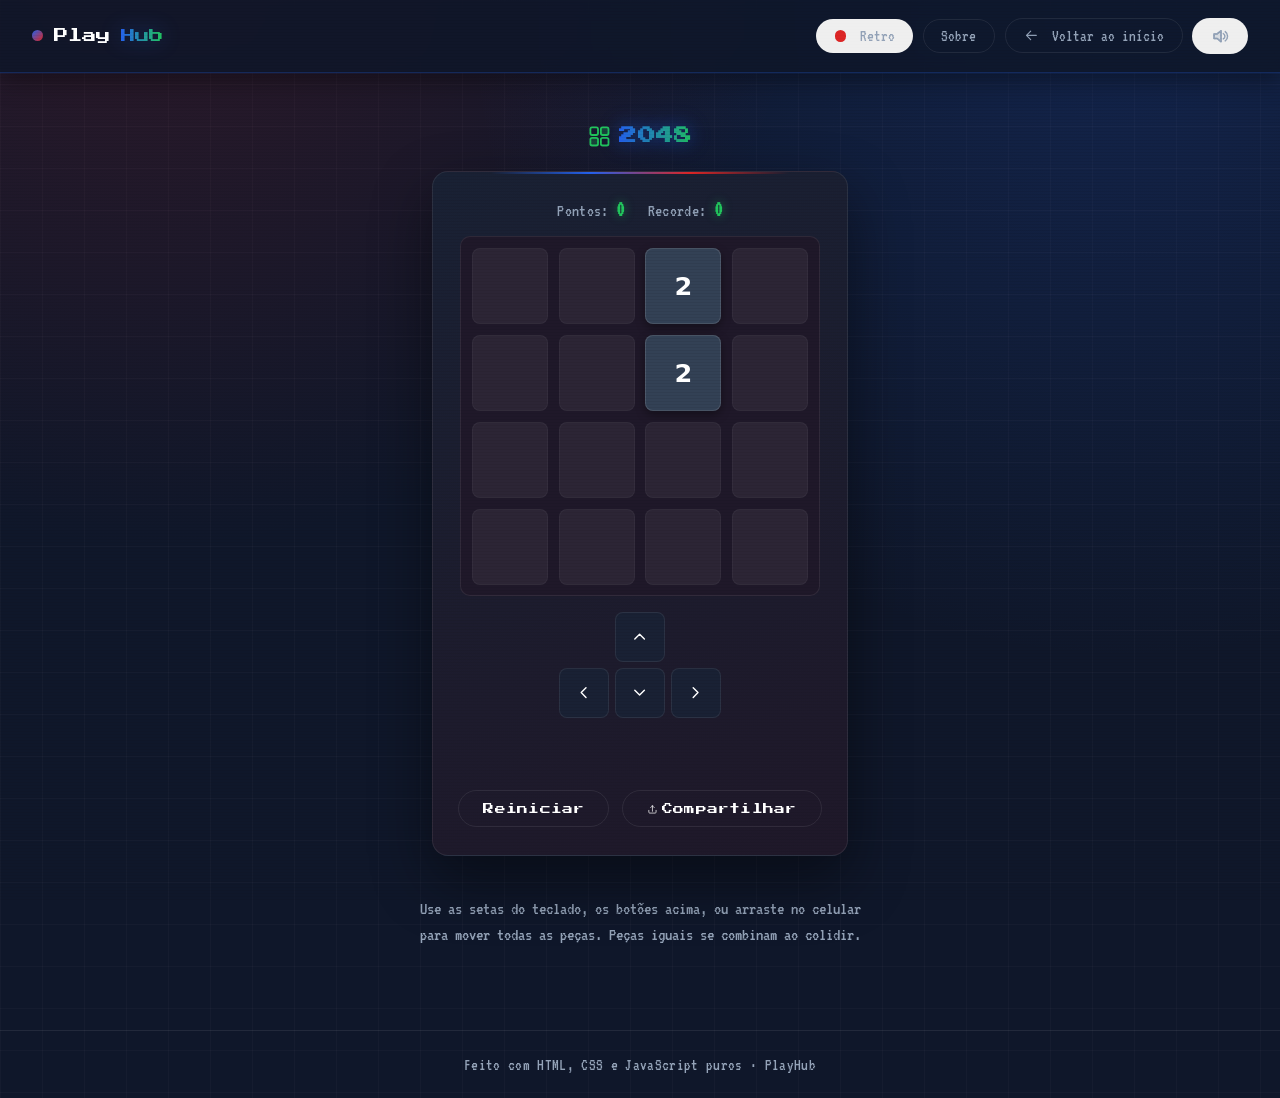
<file: games/2048.html>
<!DOCTYPE html>
<html lang="pt-BR">
<head>
<meta charset="UTF-8">
<meta name="viewport" content="width=device-width, initial-scale=1.0">
<title>2048 — PlayHub</title>
<script src="../assets/icons.js"></script>
<link rel="icon" href="data:image/svg+xml,<svg xmlns='http://www.w3.org/2000/svg' viewBox='0 0 100 100'><rect width='100' height='100' rx='20' fill='rgb(15,23,42)'/><g fill='none' stroke='rgb(37,99,235)' stroke-width='7' stroke-linecap='round' stroke-linejoin='round'><rect x='20' y='62' width='60' height='24' rx='10'/><path d='M50 62V32'/><circle cx='50' cy='20' r='10'/></g><circle cx='33' cy='75' r='4' fill='rgb(34,197,94)'/><circle cx='67' cy='75' r='4' fill='rgb(34,197,94)'/></svg>">
<script src="../assets/theme.js"></script>
<link rel="preconnect" href="https://fonts.googleapis.com">
<link rel="preconnect" href="https://fonts.gstatic.com" crossorigin>
<link href="https://fonts.googleapis.com/css2?family=Press+Start+2P&family=VT323&display=swap" rel="stylesheet">
<link rel="manifest" href="../manifest.json">
<meta name="theme-color" content="#0f172a">
<link rel="stylesheet" href="../assets/style.css">
<script src="../assets/sfx.js" defer></script>
<script src="../assets/pwa.js" defer></script>
<script src="../assets/share.js" defer></script>
<style>
  .grid2048 {
    position: relative;
    width: min(360px, 88vw);
    aspect-ratio: 1;
    background: var(--bg-alt);
    border-radius: 10px;
    border: 1px solid var(--border);
    box-sizing: border-box;
  }
  .tile-bg {
    position: absolute;
    background: rgba(255, 255, 255, 0.06);
    border: 1px solid rgba(255, 255, 255, 0.04);
    border-radius: 8px;
  }
  .tile {
    position: absolute;
    border-radius: 8px;
    display: flex;
    align-items: center;
    justify-content: center;
    font-weight: 800;
    box-shadow: inset 0 0 0 1px rgba(255, 255, 255, 0.12), 0 4px 10px rgba(0, 0, 0, 0.35);
    transition: top 0.1s ease, left 0.1s ease;
    animation: tile-pop 0.14s ease-out;
  }
  @keyframes tile-pop {
    from { transform: scale(0.82); opacity: 0.5; }
    to { transform: scale(1); opacity: 1; }
  }
  #overlay2048 {
    position: relative;
  }
  #resultMsg {
    position: absolute;
    inset: 0;
    display: none;
    align-items: center;
    justify-content: center;
    flex-direction: column;
    gap: 0.8rem;
    background: rgba(15, 23, 42, 0.92);
    border-radius: 10px;
    font-family: var(--font-display);
    font-size: 0.85rem;
    line-height: 1.6;
    text-align: center;
    padding: 1rem;
    z-index: 20;
  }
  .dpad {
    display: grid;
    grid-template-columns: repeat(3, 50px);
    grid-template-rows: repeat(3, 50px);
    gap: 6px;
  }
  .dpad button {
    background: var(--card);
    border: 1px solid var(--border);
    color: var(--text);
    border-radius: 8px;
    font-size: 1.2rem;
    cursor: pointer;
  }
  .dpad button:hover { background: var(--card-hover); border-color: var(--accent); }
  .dpad #up2048 { grid-column: 2; grid-row: 1; }
  .dpad #left2048 { grid-column: 1; grid-row: 2; }
  .dpad #down2048 { grid-column: 2; grid-row: 2; }
  .dpad #right2048 { grid-column: 3; grid-row: 2; }
</style>
</head>
<body>
  <header class="site-header">
    <a class="brand" href="../index.html"><span class="dot"></span>Play<span class="grad">Hub</span></a>
    <div class="header-actions">
      <a class="back-link" href="../about.html">Sobre</a>
      <a class="back-link" href="../index.html"><svg class="icon-inline" viewBox="0 0 24 24" fill="none" stroke="currentColor" stroke-width="1.6" stroke-linecap="round" stroke-linejoin="round"><path d="M19 12H5M11 6l-6 6 6 6"/></svg>Voltar ao início</a>
    </div>
  </header>

  <main>
    <div class="game-shell">
      <h1><svg class="h1-icon" viewBox="0 0 24 24" fill="none" stroke="currentColor" stroke-width="1.9"><rect x="2.5" y="2.5" width="8" height="8" rx="1.8"/><rect x="13.5" y="2.5" width="8" height="8" rx="1.8" fill="currentColor" fill-opacity="0.25"/><rect x="2.5" y="13.5" width="8" height="8" rx="1.8" fill="currentColor" fill-opacity="0.25"/><rect x="13.5" y="13.5" width="8" height="8" rx="1.8"/></svg><span class="grad">2048</span></h1>
      <div class="panel">
        <div class="hud">
          <div>Pontos: <strong id="score">0</strong></div>
          <div>Recorde: <strong id="best">0</strong></div>
        </div>
        <div id="overlay2048">
          <div class="grid2048" id="grid"></div>
          <div id="resultMsg">
            <div id="resultText"></div>
            <button class="btn" id="restartBtn">Jogar novamente</button>
          </div>
        </div>
        <div class="dpad">
          <button id="up2048"><svg class="icon-inline" style="margin:0" viewBox="0 0 24 24" fill="none" stroke="currentColor" stroke-width="1.8" stroke-linecap="round" stroke-linejoin="round"><path d="M6 15l6-6 6 6"/></svg></button>
          <button id="left2048"><svg class="icon-inline" style="margin:0" viewBox="0 0 24 24" fill="none" stroke="currentColor" stroke-width="1.8" stroke-linecap="round" stroke-linejoin="round"><path d="M15 6l-6 6 6 6"/></svg></button>
          <button id="down2048"><svg class="icon-inline" style="margin:0" viewBox="0 0 24 24" fill="none" stroke="currentColor" stroke-width="1.8" stroke-linecap="round" stroke-linejoin="round"><path d="M6 9l6 6 6-6"/></svg></button>
          <button id="right2048"><svg class="icon-inline" style="margin:0" viewBox="0 0 24 24" fill="none" stroke="currentColor" stroke-width="1.8" stroke-linecap="round" stroke-linejoin="round"><path d="M9 6l6 6-6 6"/></svg></button>
        </div>
        <div class="controls-row">
          <button class="btn secondary" id="newGameBtn">Reiniciar</button>
          <button class="btn secondary" id="shareBtn"><svg class="icon-inline" viewBox="0 0 24 24" fill="none" stroke="currentColor" stroke-width="1.6" stroke-linecap="round" stroke-linejoin="round"><path d="M12 16V4M12 4l-4 4M12 4l4 4"/><path d="M4 14v4a2 2 0 0 0 2 2h12a2 2 0 0 0 2-2v-4"/></svg>Compartilhar</button>
        </div>
      </div>
      <p class="hint">Use as setas do teclado, os botões acima, ou arraste no celular para mover todas as peças. Peças iguais se combinam ao colidir.</p>
    </div>
  </main>

  <footer>Feito com HTML, CSS e JavaScript puros · PlayHub</footer>

<script>
const gridEl = document.getElementById('grid');
const scoreEl = document.getElementById('score');
const bestEl = document.getElementById('best');
const resultMsg = document.getElementById('resultMsg');
const resultText = document.getElementById('resultText');
const restartBtn = document.getElementById('restartBtn');
const newGameBtn = document.getElementById('newGameBtn');

const SIZE = 4;
let board, score, best, won, over;

// Responsive layout: everything positioned in % of the container, so the
// board scales cleanly on any screen instead of overflowing on mobile.
const OUTER_PCT = 3;
const GAP_PCT = 3;
const CELL_PCT = (100 - 2 * OUTER_PCT - (SIZE - 1) * GAP_PCT) / SIZE;

function cellRect(r, c) {
  return {
    top: (OUTER_PCT + r * (CELL_PCT + GAP_PCT)) + '%',
    left: (OUTER_PCT + c * (CELL_PCT + GAP_PCT)) + '%',
    size: CELL_PCT + '%'
  };
}

const COLORS = {
  2: '#334155', 4: '#475569', 8: '#2563eb', 16: '#3b82f6',
  32: '#7c3aed', 64: '#a855f7', 128: '#f97316', 256: '#fb923c',
  512: '#dc2626', 1024: '#22c55e', 2048: '#facc15'
};
const DARK_TEXT_TILES = new Set([128, 256, 1024, 2048]);

best = Number(localStorage.getItem('2048_best') || 0);
bestEl.textContent = best;

function buildBackground() {
  gridEl.querySelectorAll('.tile-bg').forEach(e => e.remove());
  for (let r = 0; r < SIZE; r++) {
    for (let c = 0; c < SIZE; c++) {
      const rect = cellRect(r, c);
      const bg = document.createElement('div');
      bg.className = 'tile-bg';
      bg.style.top = rect.top;
      bg.style.left = rect.left;
      bg.style.width = rect.size;
      bg.style.height = rect.size;
      gridEl.appendChild(bg);
    }
  }
}

function init() {
  board = Array.from({ length: SIZE }, () => Array(SIZE).fill(0));
  score = 0;
  won = false;
  over = false;
  scoreEl.textContent = score;
  resultMsg.style.display = 'none';
  buildBackground();
  addRandomTile();
  addRandomTile();
  render();
}

function addRandomTile() {
  const empty = [];
  for (let r = 0; r < SIZE; r++)
    for (let c = 0; c < SIZE; c++)
      if (board[r][c] === 0) empty.push([r, c]);
  if (empty.length === 0) return;
  const [r, c] = empty[Math.floor(Math.random() * empty.length)];
  board[r][c] = Math.random() < 0.9 ? 2 : 4;
}

function render() {
  gridEl.querySelectorAll('.tile').forEach(e => e.remove());
  for (let r = 0; r < SIZE; r++) {
    for (let c = 0; c < SIZE; c++) {
      const val = board[r][c];
      if (!val) continue;
      const rect = cellRect(r, c);
      const tile = document.createElement('div');
      tile.className = 'tile';
      tile.textContent = val;
      tile.style.top = rect.top;
      tile.style.left = rect.left;
      tile.style.width = rect.size;
      tile.style.height = rect.size;
      tile.style.background = COLORS[val] || '#222';
      tile.style.color = DARK_TEXT_TILES.has(val) ? '#1a1a2e' : '#ffffff';
      tile.style.fontSize = val >= 1000 ? 'clamp(0.75rem, 4.2vw, 1.15rem)' : 'clamp(0.9rem, 5.5vw, 1.6rem)';
      gridEl.appendChild(tile);
    }
  }
  scoreEl.textContent = score;
  if (score > best) {
    best = score;
    localStorage.setItem('2048_best', best);
    bestEl.textContent = best;
  }
}

function slideRow(row) {
  let arr = row.filter(v => v !== 0);
  for (let i = 0; i < arr.length - 1; i++) {
    if (arr[i] === arr[i + 1]) {
      arr[i] *= 2;
      score += arr[i];
      if (arr[i] === 2048) won = true;
      arr.splice(i + 1, 1);
    }
  }
  while (arr.length < SIZE) arr.push(0);
  return arr;
}

function rotateBoard(times) {
  for (let t = 0; t < times; t++) {
    const newBoard = Array.from({ length: SIZE }, () => Array(SIZE).fill(0));
    for (let r = 0; r < SIZE; r++)
      for (let c = 0; c < SIZE; c++)
        newBoard[c][SIZE - 1 - r] = board[r][c];
    board = newBoard;
  }
}

function move(direction) {
  if (over) return;
  // Normalize to "left" by rotating, then rotate back
  const rotations = { left: 0, up: 1, right: 2, down: 3 };
  const backRotations = { left: 0, up: 3, right: 2, down: 1 };

  rotateBoard(rotations[direction]);

  let moved = false;
  const before = JSON.stringify(board);
  const scoreBefore = score;
  board = board.map(row => slideRow(row));
  if (JSON.stringify(board) !== before) moved = true;

  rotateBoard(backRotations[direction]);

  if (moved) {
    if (score > scoreBefore) SFX.match(); else SFX.move();
    addRandomTile();
    render();
    if (won) {
      SFX.win();
      showResult('VOCÊ ALCANÇOU 2048!', true);
      return;
    }
    if (!hasMoves()) {
      over = true;
      SFX.gameover();
      showResult('FIM DE JOGO! SEM MOVIMENTOS POSSÍVEIS.');
    }
  }
}

function hasMoves() {
  for (let r = 0; r < SIZE; r++) {
    for (let c = 0; c < SIZE; c++) {
      if (board[r][c] === 0) return true;
      if (c < SIZE - 1 && board[r][c] === board[r][c + 1]) return true;
      if (r < SIZE - 1 && board[r][c] === board[r + 1][c]) return true;
    }
  }
  return false;
}

function showResult(text, isWin) {
  resultText.innerHTML = isWin
    ? `<svg class="icon-inline" viewBox="0 0 24 24" fill="currentColor" stroke="none"><path d="M12 2.5l2.7 6 6.6.6-5 4.5 1.5 6.4L12 16.8 6.2 20l1.5-6.4-5-4.5 6.6-.6L12 2.5z"/></svg>${text}`
    : text;
  resultMsg.style.display = 'flex';
}

window.addEventListener('keydown', (e) => {
  const map = { ArrowLeft: 'left', ArrowRight: 'right', ArrowUp: 'up', ArrowDown: 'down' };
  if (map[e.key]) {
    e.preventDefault();
    move(map[e.key]);
  }
});

document.getElementById('up2048').addEventListener('click', () => move('up'));
document.getElementById('down2048').addEventListener('click', () => move('down'));
document.getElementById('left2048').addEventListener('click', () => move('left'));
document.getElementById('right2048').addEventListener('click', () => move('right'));

// Touch swipe support
let touchStartX = 0, touchStartY = 0;
gridEl.addEventListener('touchstart', (e) => {
  touchStartX = e.touches[0].clientX;
  touchStartY = e.touches[0].clientY;
});
gridEl.addEventListener('touchend', (e) => {
  const dx = e.changedTouches[0].clientX - touchStartX;
  const dy = e.changedTouches[0].clientY - touchStartY;
  if (Math.abs(dx) > Math.abs(dy)) {
    move(dx > 0 ? 'right' : 'left');
  } else if (Math.abs(dy) > 20 || Math.abs(dx) > 20) {
    move(dy > 0 ? 'down' : 'up');
  }
});

restartBtn.addEventListener('click', init);
newGameBtn.addEventListener('click', init);
document.getElementById('shareBtn').addEventListener('click', () => {
  const maxTile = Math.max(0, ...board.flat());
  SHARE.score(`Cheguei ao bloco ${maxTile} com ${score} pontos no 2048 do PlayHub! (recorde: ${best})`);
});

init();
</script>
</body>
</html>
</file>
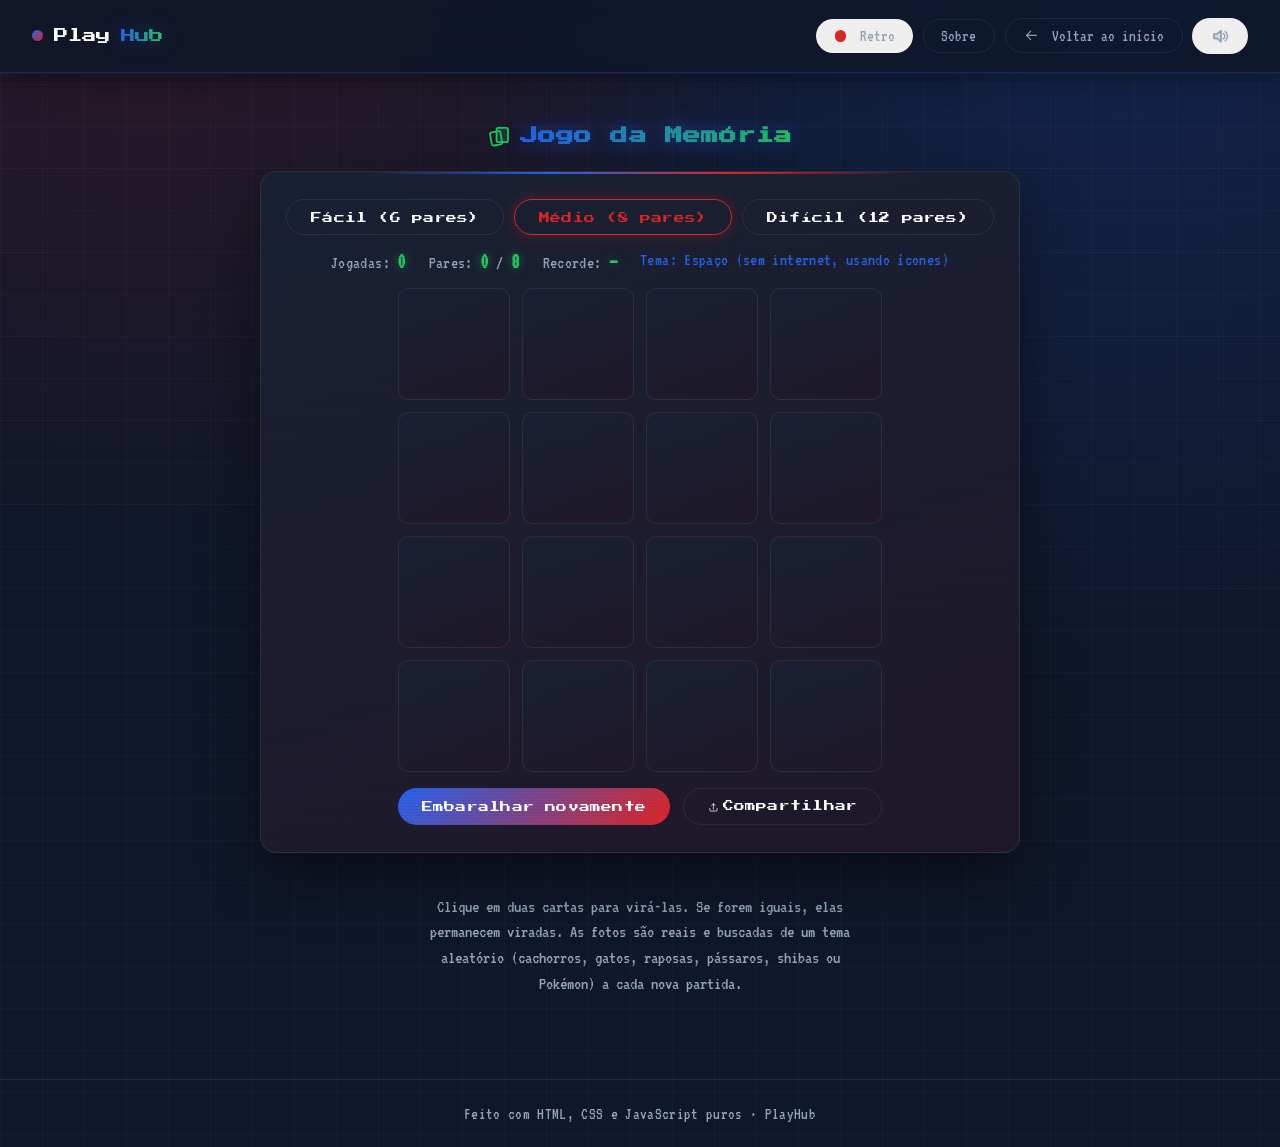
<file: games/memory.html>
<!DOCTYPE html>
<html lang="pt-BR">
<head>
<meta charset="UTF-8">
<meta name="viewport" content="width=device-width, initial-scale=1.0">
<title>Jogo da Memória — PlayHub</title>
<script src="../assets/icons.js"></script>
<link rel="icon" href="data:image/svg+xml,<svg xmlns='http://www.w3.org/2000/svg' viewBox='0 0 100 100'><rect width='100' height='100' rx='20' fill='rgb(15,23,42)'/><g fill='none' stroke='rgb(37,99,235)' stroke-width='7' stroke-linecap='round' stroke-linejoin='round'><rect x='20' y='62' width='60' height='24' rx='10'/><path d='M50 62V32'/><circle cx='50' cy='20' r='10'/></g><circle cx='33' cy='75' r='4' fill='rgb(34,197,94)'/><circle cx='67' cy='75' r='4' fill='rgb(34,197,94)'/></svg>">
<script src="../assets/theme.js"></script>
<link rel="preconnect" href="https://fonts.googleapis.com">
<link rel="preconnect" href="https://fonts.gstatic.com" crossorigin>
<link href="https://fonts.googleapis.com/css2?family=Press+Start+2P&family=VT323&display=swap" rel="stylesheet">
<link rel="manifest" href="../manifest.json">
<meta name="theme-color" content="#0f172a">
<link rel="stylesheet" href="../assets/style.css">
<script src="../assets/sfx.js" defer></script>
<script src="../assets/pwa.js" defer></script>
<script src="../assets/share.js" defer></script>
<script src="../assets/photos.js"></script>
<style>
  .memgrid {
    display: grid;
    grid-template-columns: repeat(4, 112px);
    grid-gap: 12px;
  }
  .card {
    width: 112px;
    height: 112px;
    perspective: 600px;
    cursor: pointer;
  }
  @media (max-width: 520px) {
    .memgrid { grid-template-columns: repeat(4, 78px); grid-gap: 8px; }
    .card { width: 78px; height: 78px; }
  }
  .card-inner {
    position: relative;
    width: 100%;
    height: 100%;
    transition: transform 0.35s;
    transform-style: preserve-3d;
  }
  .card.flipped .card-inner, .card.matched .card-inner {
    transform: rotateY(180deg);
  }
  .card-face {
    position: absolute;
    inset: 0;
    border-radius: 10px;
    display: flex;
    align-items: center;
    justify-content: center;
    font-size: 2rem;
    backface-visibility: hidden;
  }
  .card-back {
    background: linear-gradient(160deg, var(--card), var(--bg-alt));
    border: 1px solid var(--border);
  }
  .card-front {
    background: var(--bg-alt);
    border: 1px solid var(--accent);
    transform: rotateY(180deg);
    overflow: hidden;
  }
  .card-front img {
    width: 100%;
    height: 100%;
    object-fit: cover;
    display: block;
  }
  .card.matched .card-front {
    border-color: var(--accent3);
    box-shadow: 0 0 12px rgba(34, 197, 94, 0.45);
  }
  #winMsg {
    display: none;
    font-weight: 700;
    font-size: 1.15rem;
    color: var(--accent3);
  }
  .difficulty-row { display: flex; gap: 0.6rem; flex-wrap: wrap; justify-content: center; }
  .theme-badge {
    font-family: var(--font-body);
    font-size: 1.1rem;
    color: var(--accent);
  }
</style>
</head>
<body>
  <header class="site-header">
    <a class="brand" href="../index.html"><span class="dot"></span>Play<span class="grad">Hub</span></a>
    <div class="header-actions">
      <a class="back-link" href="../about.html">Sobre</a>
      <a class="back-link" href="../index.html"><svg class="icon-inline" viewBox="0 0 24 24" fill="none" stroke="currentColor" stroke-width="1.6" stroke-linecap="round" stroke-linejoin="round"><path d="M19 12H5M11 6l-6 6 6 6"/></svg>Voltar ao início</a>
    </div>
  </header>

  <main>
    <div class="game-shell">
      <h1><svg class="h1-icon" viewBox="0 0 24 24" fill="none" stroke="currentColor" stroke-width="1.9" stroke-linejoin="round"><rect x="3" y="7" width="11" height="14" rx="2" transform="rotate(-10 8.5 14)"/><rect x="9" y="3" width="12" height="15" rx="2" fill="currentColor" fill-opacity="0.18"/></svg><span class="grad">Jogo da Memória</span></h1>
      <div class="panel">
        <div class="difficulty-row">
          <button class="btn secondary" data-level="easy">Fácil (6 pares)</button>
          <button class="btn secondary active" data-level="medium">Médio (8 pares)</button>
          <button class="btn secondary" data-level="hard">Difícil (12 pares)</button>
        </div>
        <div class="hud">
          <div>Jogadas: <strong id="moves">0</strong></div>
          <div>Pares: <strong id="pairs">0</strong> / <strong id="pairsTotal">8</strong></div>
          <div>Recorde: <strong id="bestMoves">—</strong></div>
          <div class="theme-badge">Tema: <span id="themeName">—</span></div>
        </div>
        <div class="memgrid" id="memgrid"></div>
        <div id="winMsg"><svg class="icon-inline" viewBox="0 0 24 24" fill="currentColor" stroke="none"><path d="M12 2.5l2.7 6 6.6.6-5 4.5 1.5 6.4L12 16.8 6.2 20l1.5-6.4-5-4.5 6.6-.6L12 2.5z"/></svg>Parabéns! Você encontrou todos os pares!</div>
        <div class="controls-row">
          <button class="btn" id="restartBtn">Embaralhar novamente</button>
          <button class="btn secondary" id="shareBtn"><svg class="icon-inline" viewBox="0 0 24 24" fill="none" stroke="currentColor" stroke-width="1.6" stroke-linecap="round" stroke-linejoin="round"><path d="M12 16V4M12 4l-4 4M12 4l4 4"/><path d="M4 14v4a2 2 0 0 0 2 2h12a2 2 0 0 0 2-2v-4"/></svg>Compartilhar</button>
        </div>
      </div>
      <p class="hint">Clique em duas cartas para virá-las. Se forem iguais, elas permanecem viradas. As fotos são reais e buscadas de um tema aleatório (cachorros, gatos, raposas, pássaros, shibas ou Pokémon) a cada nova partida.</p>
    </div>
  </main>

  <footer>Feito com HTML, CSS e JavaScript puros · PlayHub</footer>

<script>
const memgrid = document.getElementById('memgrid');
const movesEl = document.getElementById('moves');
const pairsEl = document.getElementById('pairs');
const pairsTotalEl = document.getElementById('pairsTotal');
const bestMovesEl = document.getElementById('bestMoves');
const themeNameEl = document.getElementById('themeName');
const winMsg = document.getElementById('winMsg');
const restartBtn = document.getElementById('restartBtn');
const difficultyBtns = document.querySelectorAll('.difficulty-row button');

const LEVELS = { easy: 6, medium: 8, hard: 12 };

let level = 'medium';
let cards, flipped, matchedCount, moves, lock, pairsCount;
let currentPhotoAlt = 'Foto';
let currentIconTheme = null;

function shuffle(arr) {
  const a = [...arr];
  for (let i = a.length - 1; i > 0; i--) {
    const j = Math.floor(Math.random() * (i + 1));
    [a[i], a[j]] = [a[j], a[i]];
  }
  return a;
}

function setLevel(lv) {
  level = lv;
  difficultyBtns.forEach(b => b.classList.toggle('active', b.dataset.level === lv));
  init();
}

async function init() {
  pairsCount = LEVELS[level];
  flipped = [];
  matchedCount = 0;
  moves = 0;
  lock = false;
  movesEl.textContent = moves;
  pairsEl.textContent = matchedCount;
  pairsTotalEl.textContent = pairsCount;
  winMsg.style.display = 'none';

  const best = localStorage.getItem('memory_best_' + level);
  bestMovesEl.textContent = best || '—';

  const source = PHOTO_SOURCES[randomPhotoSource()];
  themeNameEl.textContent = 'Carregando fotos…';
  memgrid.innerHTML = `<p class="loading-msg">Buscando ${source.label}...</p>`;
  let chosenIcons = await source.fetch(pairsCount);
  currentPhotoAlt = source.alt;

  if (!chosenIcons) {
    const themeKeys = Object.keys(MEMORY_THEMES);
    const themeKey = themeKeys[Math.floor(Math.random() * themeKeys.length)];
    currentIconTheme = themeKey;
    themeNameEl.textContent = `${themeKey} (sem internet, usando ícones)`;
    chosenIcons = shuffle(MEMORY_THEMES[themeKey]).slice(0, pairsCount);
  } else {
    currentIconTheme = null;
    themeNameEl.textContent = source.label;
  }

  cards = shuffle([...chosenIcons, ...chosenIcons]);
  render();
}

function render() {
  memgrid.innerHTML = '';
  cards.forEach((icon, i) => {
    const isPhoto = typeof icon === 'string' && icon.startsWith('http');
    const front = isPhoto
      ? `<img src="${icon}" alt="${currentPhotoAlt}" loading="lazy">`
      : iconSVG(icon, { color: currentIconTheme ? MEMORY_THEME_COLORS[currentIconTheme] : undefined });
    const card = document.createElement('div');
    card.className = 'card';
    card.dataset.index = i;
    card.innerHTML = `
      <div class="card-inner">
        <div class="card-face card-back"></div>
        <div class="card-face card-front">${front}</div>
      </div>`;
    card.addEventListener('click', () => flipCard(i, card));
    memgrid.appendChild(card);
  });
}

function flipCard(i, el) {
  if (lock || el.classList.contains('flipped') || el.classList.contains('matched')) return;
  el.classList.add('flipped');
  SFX.click();
  flipped.push({ i, el });

  if (flipped.length === 2) {
    moves++;
    movesEl.textContent = moves;
    lock = true;
    const [a, b] = flipped;
    if (cards[a.i] === cards[b.i]) {
      a.el.classList.add('matched');
      b.el.classList.add('matched');
      matchedCount++;
      pairsEl.textContent = matchedCount;
      flipped = [];
      lock = false;
      if (matchedCount === pairsCount) {
        SFX.win();
        winMsg.style.display = 'block';
        const bestKey = 'memory_best_' + level;
        const prevBest = Number(localStorage.getItem(bestKey));
        if (!prevBest || moves < prevBest) {
          localStorage.setItem(bestKey, moves);
          bestMovesEl.textContent = moves;
        }
      } else {
        SFX.match();
      }
    } else {
      setTimeout(() => {
        SFX.error();
        a.el.classList.remove('flipped');
        b.el.classList.remove('flipped');
        flipped = [];
        lock = false;
      }, 800);
    }
  }
}

difficultyBtns.forEach(btn => {
  btn.addEventListener('click', () => setLevel(btn.dataset.level));
});
restartBtn.addEventListener('click', init);
document.getElementById('shareBtn').addEventListener('click', () => {
  SHARE.score(`Joguei o Jogo da Memória (${pairsCount} pares) em ${moves} jogadas no PlayHub!`);
});

init();
</script>
</body>
</html>
</file>
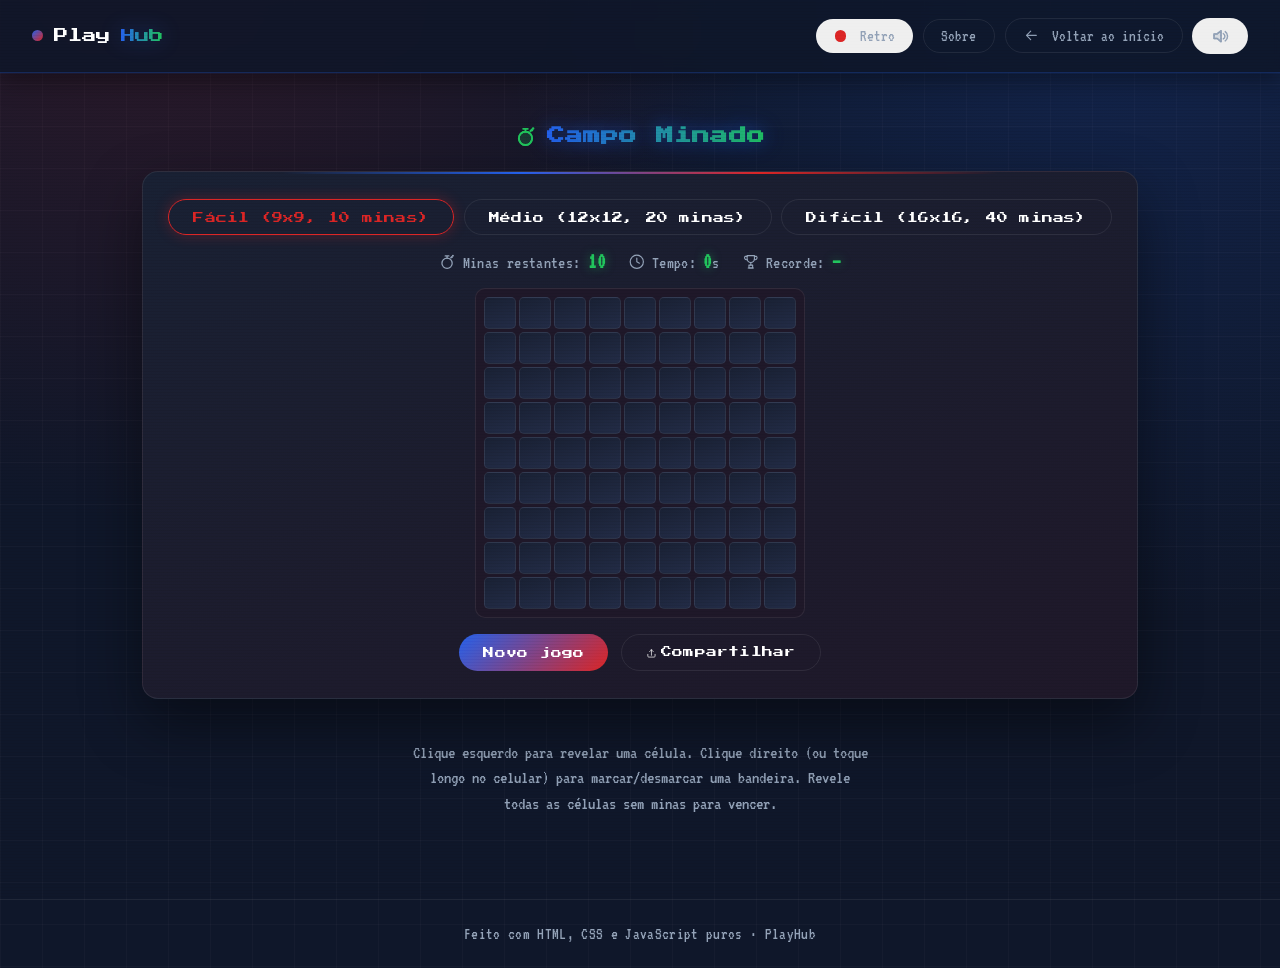
<file: games/minesweeper.html>
<!DOCTYPE html>
<html lang="pt-BR">
<head>
<meta charset="UTF-8">
<meta name="viewport" content="width=device-width, initial-scale=1.0">
<title>Campo Minado — PlayHub</title>
<script src="../assets/icons.js"></script>
<link rel="icon" href="data:image/svg+xml,<svg xmlns='http://www.w3.org/2000/svg' viewBox='0 0 100 100'><rect width='100' height='100' rx='20' fill='rgb(15,23,42)'/><g fill='none' stroke='rgb(37,99,235)' stroke-width='7' stroke-linecap='round' stroke-linejoin='round'><rect x='20' y='62' width='60' height='24' rx='10'/><path d='M50 62V32'/><circle cx='50' cy='20' r='10'/></g><circle cx='33' cy='75' r='4' fill='rgb(34,197,94)'/><circle cx='67' cy='75' r='4' fill='rgb(34,197,94)'/></svg>">
<script src="../assets/theme.js"></script>
<link rel="preconnect" href="https://fonts.googleapis.com">
<link rel="preconnect" href="https://fonts.gstatic.com" crossorigin>
<link href="https://fonts.googleapis.com/css2?family=Press+Start+2P&family=VT323&display=swap" rel="stylesheet">
<link rel="manifest" href="../manifest.json">
<meta name="theme-color" content="#0f172a">
<link rel="stylesheet" href="../assets/style.css">
<script src="../assets/sfx.js" defer></script>
<script src="../assets/pwa.js" defer></script>
<script src="../assets/share.js" defer></script>
<style>
  .minegrid {
    display: grid;
    gap: 3px;
    background: var(--bg-alt);
    padding: 8px;
    border-radius: 10px;
    border: 1px solid var(--border);
    user-select: none;
  }
  .mtile {
    width: 32px;
    height: 32px;
    display: flex;
    align-items: center;
    justify-content: center;
    font-size: 0.95rem;
    font-weight: 800;
    border-radius: 5px;
    background: linear-gradient(160deg, var(--card), var(--card-hover));
    border: 1px solid var(--border);
    cursor: pointer;
  }
  .mtile:hover:not(.revealed) { border-color: var(--accent); }
  .mtile.revealed {
    background: var(--bg-alt);
    cursor: default;
  }
  .mtile.mine {
    background: var(--accent2);
    color: #1a1a2e;
    box-shadow: 0 0 14px var(--accent2);
  }
  .mtile.flag { color: var(--accent2); text-shadow: 0 0 8px rgba(220, 38, 38, 0.6); }
  .mtile.n1 { color: #2563eb; text-shadow: 0 0 6px rgba(37, 99, 235, 0.6); }
  .mtile.n2 { color: #22c55e; text-shadow: 0 0 6px rgba(34, 197, 94, 0.55); }
  .mtile.n3 { color: #dc2626; text-shadow: 0 0 6px rgba(220, 38, 38, 0.55); }
  .mtile.n4 { color: #7c3aed; text-shadow: 0 0 6px rgba(124, 58, 237, 0.55); }
  .mtile.n5 { color: #f97316; text-shadow: 0 0 6px rgba(249, 115, 22, 0.5); }
  .mtile.n6 { color: #06b6d4; text-shadow: 0 0 6px rgba(6, 182, 212, 0.55); }
  .mtile.n7 { color: #ffffff; text-shadow: 0 0 4px rgba(255, 255, 255, 0.4); }
  .mtile.n8 { color: #94a3b8; }

  #resultMsgM {
    display: none;
    font-weight: 700;
    font-size: 1.15rem;
  }
  .difficulty-row { display: flex; gap: 0.6rem; }
  .difficulty-row button.active {
    border-color: var(--accent);
    color: var(--accent3);
  }
</style>
</head>
<body>
  <header class="site-header">
    <a class="brand" href="../index.html"><span class="dot"></span>Play<span class="grad">Hub</span></a>
    <div class="header-actions">
      <a class="back-link" href="../about.html">Sobre</a>
      <a class="back-link" href="../index.html"><svg class="icon-inline" viewBox="0 0 24 24" fill="none" stroke="currentColor" stroke-width="1.6" stroke-linecap="round" stroke-linejoin="round"><path d="M19 12H5M11 6l-6 6 6 6"/></svg>Voltar ao início</a>
    </div>
  </header>

  <main>
    <div class="game-shell">
      <h1><svg class="h1-icon" viewBox="0 0 24 24" fill="none" stroke="currentColor" stroke-width="1.9" stroke-linecap="round"><circle cx="11" cy="14" r="7" fill="currentColor" fill-opacity="0.2"/><circle cx="11" cy="14" r="7"/><path d="M11 7V4M8.5 4h5"/><path d="M16 6.5l1.8-1.8M16 6.5l2.2-.8"/><circle cx="19" cy="3.6" r="1.3" fill="currentColor" stroke="none"/></svg><span class="grad">Campo Minado</span></h1>
      <div class="panel">
        <div class="difficulty-row">
          <button class="btn secondary active" data-level="easy">Fácil (9x9, 10 minas)</button>
          <button class="btn secondary" data-level="medium">Médio (12x12, 20 minas)</button>
          <button class="btn secondary" data-level="hard">Difícil (16x16, 40 minas)</button>
        </div>
        <div class="hud">
          <div><svg class="icon-inline" viewBox="0 0 24 24" fill="none" stroke="currentColor" stroke-width="1.8" stroke-linecap="round"><circle cx="11" cy="14" r="7"/><path d="M11 7V4M8.5 4h5"/><path d="M16 6.5l1.8-1.8M16 6.5l2.2-.8"/><circle cx="19" cy="3.6" r="1.3" fill="currentColor" stroke="none"/></svg>Minas restantes: <strong id="mineCount">0</strong></div>
          <div><svg class="icon-inline" viewBox="0 0 24 24" fill="none" stroke="currentColor" stroke-width="1.6" stroke-linecap="round" stroke-linejoin="round"><circle cx="12" cy="12" r="9"/><path d="M12 7v5l3.5 2"/></svg>Tempo: <strong id="timer">0</strong>s</div>
          <div><svg class="icon-inline" viewBox="0 0 24 24" fill="none" stroke="currentColor" stroke-width="1.6" stroke-linecap="round" stroke-linejoin="round"><path d="M7 3.5h10v4.5a5 5 0 0 1-10 0V3.5z"/><path d="M7 4.5H4.2a2.8 2.8 0 0 0 2.8 4.6M17 4.5h2.8a2.8 2.8 0 0 1-2.8 4.6"/><path d="M12 13v3.5"/><path d="M8.5 20.5h7"/><path d="M9.5 16.5h5v4h-5z"/></svg>Recorde: <strong id="bestTime">—</strong></div>
        </div>
        <div class="minegrid" id="minegrid"></div>
        <div id="resultMsgM"></div>
        <div class="controls-row">
          <button class="btn" id="restartBtn">Novo jogo</button>
          <button class="btn secondary" id="shareBtn"><svg class="icon-inline" viewBox="0 0 24 24" fill="none" stroke="currentColor" stroke-width="1.6" stroke-linecap="round" stroke-linejoin="round"><path d="M12 16V4M12 4l-4 4M12 4l4 4"/><path d="M4 14v4a2 2 0 0 0 2 2h12a2 2 0 0 0 2-2v-4"/></svg>Compartilhar</button>
        </div>
      </div>
      <p class="hint">Clique esquerdo para revelar uma célula. Clique direito (ou toque longo no celular) para marcar/desmarcar uma bandeira. Revele todas as células sem minas para vencer.</p>
    </div>
  </main>

  <footer>Feito com HTML, CSS e JavaScript puros · PlayHub</footer>

<script>
const minegrid = document.getElementById('minegrid');
const mineCountEl = document.getElementById('mineCount');
const timerEl = document.getElementById('timer');
const bestTimeEl = document.getElementById('bestTime');
const resultMsgM = document.getElementById('resultMsgM');
const restartBtn = document.getElementById('restartBtn');
const difficultyBtns = document.querySelectorAll('.difficulty-row button');

const LEVELS = {
  easy:   { rows: 9,  cols: 9,  mines: 10 },
  medium: { rows: 12, cols: 12, mines: 20 },
  hard:   { rows: 16, cols: 16, mines: 40 }
};

let level = 'easy';
let rows, cols, mineTotal;
let board;        // 2D array of {mine, revealed, flagged, adjacent}
let firstClick;
let gameOver;
let flagsPlaced;
let revealedCount;
let timerInterval;
let seconds;

function setLevel(lv) {
  level = lv;
  difficultyBtns.forEach(b => b.classList.toggle('active', b.dataset.level === lv));
  init();
}

function init() {
  const cfg = LEVELS[level];
  rows = cfg.rows; cols = cfg.cols; mineTotal = cfg.mines;

  board = Array.from({ length: rows }, () =>
    Array.from({ length: cols }, () => ({ mine: false, revealed: false, flagged: false, adjacent: 0 }))
  );

  firstClick = true;
  gameOver = false;
  flagsPlaced = 0;
  revealedCount = 0;
  seconds = 0;
  clearInterval(timerInterval);
  timerEl.textContent = seconds;
  mineCountEl.textContent = mineTotal;
  resultMsgM.style.display = 'none';

  minegrid.style.gridTemplateColumns = `repeat(${cols}, 32px)`;
  minegrid.style.gridTemplateRows = `repeat(${rows}, 32px)`;

  const best = localStorage.getItem('mines_best_' + level);
  bestTimeEl.textContent = best ? best + 's' : '—';

  render();
}

function placeMines(excludeR, excludeC) {
  let placed = 0;
  while (placed < mineTotal) {
    const r = Math.floor(Math.random() * rows);
    const c = Math.floor(Math.random() * cols);
    if (board[r][c].mine) continue;
    if (Math.abs(r - excludeR) <= 1 && Math.abs(c - excludeC) <= 1) continue;
    board[r][c].mine = true;
    placed++;
  }
  for (let r = 0; r < rows; r++) {
    for (let c = 0; c < cols; c++) {
      if (board[r][c].mine) continue;
      board[r][c].adjacent = countAdjacentMines(r, c);
    }
  }
}

function countAdjacentMines(r, c) {
  let count = 0;
  for (let dr = -1; dr <= 1; dr++) {
    for (let dc = -1; dc <= 1; dc++) {
      if (dr === 0 && dc === 0) continue;
      const nr = r + dr, nc = c + dc;
      if (nr >= 0 && nr < rows && nc >= 0 && nc < cols && board[nr][nc].mine) count++;
    }
  }
  return count;
}

function render() {
  minegrid.innerHTML = '';
  for (let r = 0; r < rows; r++) {
    for (let c = 0; c < cols; c++) {
      const cell = board[r][c];
      const el = document.createElement('div');
      el.className = 'mtile';
      if (cell.revealed) {
        el.classList.add('revealed');
        if (cell.mine) {
          el.classList.add('mine');
          el.innerHTML = iconSVG('mine');
        } else if (cell.adjacent > 0) {
          el.classList.add('n' + cell.adjacent);
          el.textContent = cell.adjacent;
        }
      } else if (cell.flagged) {
        el.classList.add('flag');
        el.innerHTML = iconSVG('flag');
      }
      el.addEventListener('click', () => onReveal(r, c));
      el.addEventListener('contextmenu', (e) => { e.preventDefault(); onFlag(r, c); });
      minegrid.appendChild(el);
    }
  }
}

function onReveal(r, c) {
  if (gameOver) return;
  const cell = board[r][c];
  if (cell.revealed || cell.flagged) return;

  if (firstClick) {
    placeMines(r, c);
    firstClick = false;
    timerInterval = setInterval(() => {
      seconds++;
      timerEl.textContent = seconds;
    }, 1000);
  }

  if (cell.mine) {
    cell.revealed = true;
    endGame(false);
    return;
  }

  SFX.click();
  floodReveal(r, c);
  render();
  checkWin();
}

function floodReveal(r, c) {
  const cell = board[r][c];
  if (cell.revealed || cell.flagged) return;
  cell.revealed = true;
  revealedCount++;

  if (cell.adjacent === 0) {
    for (let dr = -1; dr <= 1; dr++) {
      for (let dc = -1; dc <= 1; dc++) {
        if (dr === 0 && dc === 0) continue;
        const nr = r + dr, nc = c + dc;
        if (nr >= 0 && nr < rows && nc >= 0 && nc < cols && !board[nr][nc].mine) {
          floodReveal(nr, nc);
        }
      }
    }
  }
}

function onFlag(r, c) {
  if (gameOver) return;
  const cell = board[r][c];
  if (cell.revealed) return;
  cell.flagged = !cell.flagged;
  flagsPlaced += cell.flagged ? 1 : -1;
  mineCountEl.textContent = mineTotal - flagsPlaced;
  SFX.move();
  render();
}

function checkWin() {
  const totalCells = rows * cols;
  if (revealedCount === totalCells - mineTotal) {
    endGame(true);
  }
}

function endGame(won) {
  gameOver = true;
  clearInterval(timerInterval);
  for (let r = 0; r < rows; r++)
    for (let c = 0; c < cols; c++)
      if (board[r][c].mine) board[r][c].revealed = true;
  render();

  if (won) {
    SFX.win();
    const bestKey = 'mines_best_' + level;
    const prevBest = Number(localStorage.getItem(bestKey));
    if (!prevBest || seconds < prevBest) {
      localStorage.setItem(bestKey, seconds);
      bestTimeEl.textContent = seconds + 's';
    }
  } else {
    SFX.gameover();
  }

  resultMsgM.style.color = won ? 'var(--accent3)' : 'var(--accent2)';
  resultMsgM.innerHTML = won
    ? iconSVG('starWin') + `Você venceu em ${seconds}s!`
    : iconSVG('burstLose') + 'Você pisou em uma mina!';
  resultMsgM.style.display = 'block';
}

difficultyBtns.forEach(btn => {
  btn.addEventListener('click', () => setLevel(btn.dataset.level));
});
restartBtn.addEventListener('click', init);
document.getElementById('shareBtn').addEventListener('click', () => {
  const status = gameOver ? (revealedCount === rows * cols - mineTotal ? `venci em ${seconds}s` : 'explodi numa mina') : `estou em ${seconds}s`;
  SHARE.score(`Campo Minado (${level}) no PlayHub: ${status}!`);
});

init();
</script>
</body>
</html>
</file>
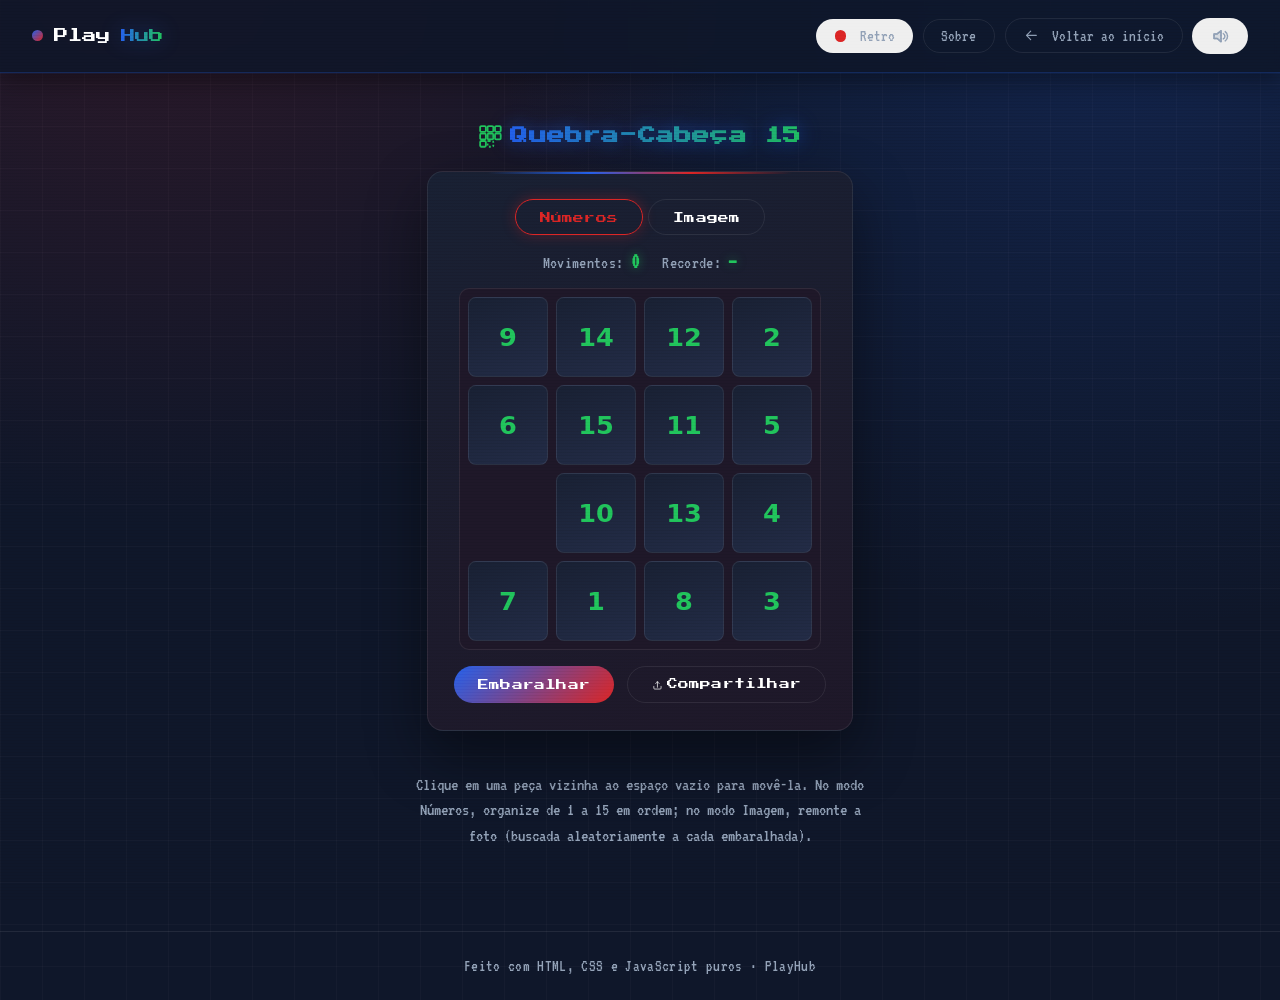
<file: games/puzzle.html>
<!DOCTYPE html>
<html lang="pt-BR">
<head>
<meta charset="UTF-8">
<meta name="viewport" content="width=device-width, initial-scale=1.0">
<title>Quebra-Cabeça 15 — PlayHub</title>
<script src="../assets/icons.js"></script>
<link rel="icon" href="data:image/svg+xml,<svg xmlns='http://www.w3.org/2000/svg' viewBox='0 0 100 100'><rect width='100' height='100' rx='20' fill='rgb(15,23,42)'/><g fill='none' stroke='rgb(37,99,235)' stroke-width='7' stroke-linecap='round' stroke-linejoin='round'><rect x='20' y='62' width='60' height='24' rx='10'/><path d='M50 62V32'/><circle cx='50' cy='20' r='10'/></g><circle cx='33' cy='75' r='4' fill='rgb(34,197,94)'/><circle cx='67' cy='75' r='4' fill='rgb(34,197,94)'/></svg>">
<script src="../assets/theme.js"></script>
<link rel="preconnect" href="https://fonts.googleapis.com">
<link rel="preconnect" href="https://fonts.gstatic.com" crossorigin>
<link href="https://fonts.googleapis.com/css2?family=Press+Start+2P&family=VT323&display=swap" rel="stylesheet">
<link rel="manifest" href="../manifest.json">
<meta name="theme-color" content="#0f172a">
<link rel="stylesheet" href="../assets/style.css">
<script src="../assets/sfx.js" defer></script>
<script src="../assets/pwa.js" defer></script>
<script src="../assets/share.js" defer></script>
<script src="../assets/photos.js"></script>
<style>
  .puzzlegrid {
    display: grid;
    grid-template-columns: repeat(4, 80px);
    grid-template-rows: repeat(4, 80px);
    gap: 8px;
    background: var(--bg-alt);
    padding: 8px;
    border-radius: 10px;
    border: 1px solid var(--border);
  }
  .tile {
    display: flex;
    align-items: center;
    justify-content: center;
    background: linear-gradient(160deg, var(--card), var(--card-hover));
    border: 1px solid var(--border);
    border-radius: 8px;
    font-size: 1.6rem;
    font-weight: 800;
    color: var(--accent3);
    cursor: pointer;
    transition: 0.12s;
    user-select: none;
  }
  .tile:hover { border-color: var(--accent); }
  .tile.empty {
    background: transparent;
    border: none;
    cursor: default;
  }
  #winMsgP {
    display: none;
    font-weight: 700;
    font-size: 1.15rem;
    color: var(--accent3);
  }
</style>
</head>
<body>
  <header class="site-header">
    <a class="brand" href="../index.html"><span class="dot"></span>Play<span class="grad">Hub</span></a>
    <div class="header-actions">
      <a class="back-link" href="../about.html">Sobre</a>
      <a class="back-link" href="../index.html"><svg class="icon-inline" viewBox="0 0 24 24" fill="none" stroke="currentColor" stroke-width="1.6" stroke-linecap="round" stroke-linejoin="round"><path d="M19 12H5M11 6l-6 6 6 6"/></svg>Voltar ao início</a>
    </div>
  </header>

  <main>
    <div class="game-shell">
      <h1><svg class="h1-icon" viewBox="0 0 24 24" fill="none" stroke="currentColor" stroke-width="1.9"><rect x="1.2" y="1.2" width="6" height="6" rx="1.2"/><rect x="9" y="1.2" width="6" height="6" rx="1.2"/><rect x="16.8" y="1.2" width="6" height="6" rx="1.2"/><rect x="1.2" y="9" width="6" height="6" rx="1.2"/><rect x="9" y="9" width="6" height="6" rx="1.2" fill="currentColor" fill-opacity="0.25"/><rect x="16.8" y="9" width="6" height="6" rx="1.2"/><rect x="1.2" y="16.8" width="6" height="6" rx="1.2"/><rect x="9" y="16.8" width="6" height="6" rx="1.2" stroke-dasharray="2 2"/></svg><span class="grad">Quebra-Cabeça 15</span></h1>
      <div class="panel">
        <div class="difficulty-row" id="modeRow">
          <button class="btn secondary active" data-mode="numbers">Números</button>
          <button class="btn secondary" data-mode="image">Imagem</button>
        </div>
        <div class="hud">
          <div>Movimentos: <strong id="moves">0</strong></div>
          <div>Recorde: <strong id="bestMoves">—</strong></div>
        </div>
        <div class="puzzlegrid" id="puzzlegrid"></div>
        <div id="winMsgP"><svg class="icon-inline" viewBox="0 0 24 24" fill="currentColor" stroke="none"><path d="M12 2.5l2.7 6 6.6.6-5 4.5 1.5 6.4L12 16.8 6.2 20l1.5-6.4-5-4.5 6.6-.6L12 2.5z"/></svg>Você resolveu o quebra-cabeça!</div>
        <div class="controls-row">
          <button class="btn" id="shuffleBtn">Embaralhar</button>
          <button class="btn secondary" id="shareBtn"><svg class="icon-inline" viewBox="0 0 24 24" fill="none" stroke="currentColor" stroke-width="1.6" stroke-linecap="round" stroke-linejoin="round"><path d="M12 16V4M12 4l-4 4M12 4l4 4"/><path d="M4 14v4a2 2 0 0 0 2 2h12a2 2 0 0 0 2-2v-4"/></svg>Compartilhar</button>
        </div>
      </div>
      <p class="hint">Clique em uma peça vizinha ao espaço vazio para movê-la. No modo Números, organize de 1 a 15 em ordem; no modo Imagem, remonte a foto (buscada aleatoriamente a cada embaralhada).</p>
    </div>
  </main>

  <footer>Feito com HTML, CSS e JavaScript puros · PlayHub</footer>

<script>
const grid = document.getElementById('puzzlegrid');
const movesEl = document.getElementById('moves');
const bestMovesEl = document.getElementById('bestMoves');
const winMsgP = document.getElementById('winMsgP');
const shuffleBtn = document.getElementById('shuffleBtn');
const modeBtns = document.querySelectorAll('#modeRow button');

const SIZE = 4;
let tiles, moves;
let mode = 'numbers';
let currentImage = null;
let bestMoves = Number(localStorage.getItem('puzzle_best')) || null;
bestMovesEl.textContent = bestMoves ?? '—';

function setMode(m) {
  mode = m;
  modeBtns.forEach(b => b.classList.toggle('active', b.dataset.mode === m));
  init();
}

function solvedState() {
  const arr = [];
  for (let i = 1; i < SIZE * SIZE; i++) arr.push(i);
  arr.push(0); // 0 = empty
  return arr;
}

function isSolvable(arr) {
  const nums = arr.filter(n => n !== 0);
  let inversions = 0;
  for (let i = 0; i < nums.length; i++)
    for (let j = i + 1; j < nums.length; j++)
      if (nums[i] > nums[j]) inversions++;

  const emptyRowFromBottom = SIZE - Math.floor(arr.indexOf(0) / SIZE);
  if (SIZE % 2 === 0) {
    return (emptyRowFromBottom % 2 === 0) ? (inversions % 2 === 1) : (inversions % 2 === 0);
  }
  return inversions % 2 === 0;
}

function shuffledState() {
  let arr;
  do {
    arr = solvedState();
    for (let i = arr.length - 1; i > 0; i--) {
      const j = Math.floor(Math.random() * (i + 1));
      [arr[i], arr[j]] = [arr[j], arr[i]];
    }
  } while (!isSolvable(arr) || isSolved(arr));
  return arr;
}

function isSolved(arr) {
  const target = solvedState();
  return arr.every((v, i) => v === target[i]);
}

async function init() {
  if (mode === 'image') {
    grid.innerHTML = '<p class="loading-msg">Buscando imagem...</p>';
    const source = PHOTO_SOURCES[randomPhotoSource()];
    const photos = await source.fetch(1);
    currentImage = photos ? photos[0] : null;
    if (!currentImage) {
      mode = 'numbers';
      modeBtns.forEach(b => b.classList.toggle('active', b.dataset.mode === 'numbers'));
    }
  }
  tiles = shuffledState();
  moves = 0;
  movesEl.textContent = moves;
  winMsgP.style.display = 'none';
  render();
}

function render() {
  grid.innerHTML = '';
  tiles.forEach((val, i) => {
    const tile = document.createElement('div');
    tile.className = 'tile' + (val === 0 ? ' empty' : '');
    if (mode === 'image' && val !== 0 && currentImage) {
      const targetRow = Math.floor((val - 1) / SIZE);
      const targetCol = (val - 1) % SIZE;
      tile.style.backgroundImage = `url(${currentImage})`;
      tile.style.backgroundSize = `${SIZE * 100}% ${SIZE * 100}%`;
      tile.style.backgroundPosition = `${targetCol * (100 / (SIZE - 1))}% ${targetRow * (100 / (SIZE - 1))}%`;
    } else {
      tile.textContent = val === 0 ? '' : val;
    }
    tile.addEventListener('click', () => tryMove(i));
    grid.appendChild(tile);
  });
}

function tryMove(i) {
  const emptyIndex = tiles.indexOf(0);
  const row = Math.floor(i / SIZE), col = i % SIZE;
  const erow = Math.floor(emptyIndex / SIZE), ecol = emptyIndex % SIZE;
  const adjacent = (Math.abs(row - erow) + Math.abs(col - ecol)) === 1;

  if (!adjacent) return;

  [tiles[i], tiles[emptyIndex]] = [tiles[emptyIndex], tiles[i]];
  moves++;
  movesEl.textContent = moves;
  SFX.click();
  render();

  if (isSolved(tiles)) {
    SFX.win();
    winMsgP.style.display = 'block';
    if (bestMoves === null || moves < bestMoves) {
      bestMoves = moves;
      localStorage.setItem('puzzle_best', bestMoves);
      bestMovesEl.textContent = bestMoves;
    }
  }
}

modeBtns.forEach(btn => btn.addEventListener('click', () => setMode(btn.dataset.mode)));
shuffleBtn.addEventListener('click', init);
document.getElementById('shareBtn').addEventListener('click', () => {
  SHARE.score(`Resolvi o Quebra-Cabeça 15 em ${moves} movimentos no PlayHub! (recorde: ${bestMoves ?? moves})`);
});
init();
</script>
</body>
</html>
</file>
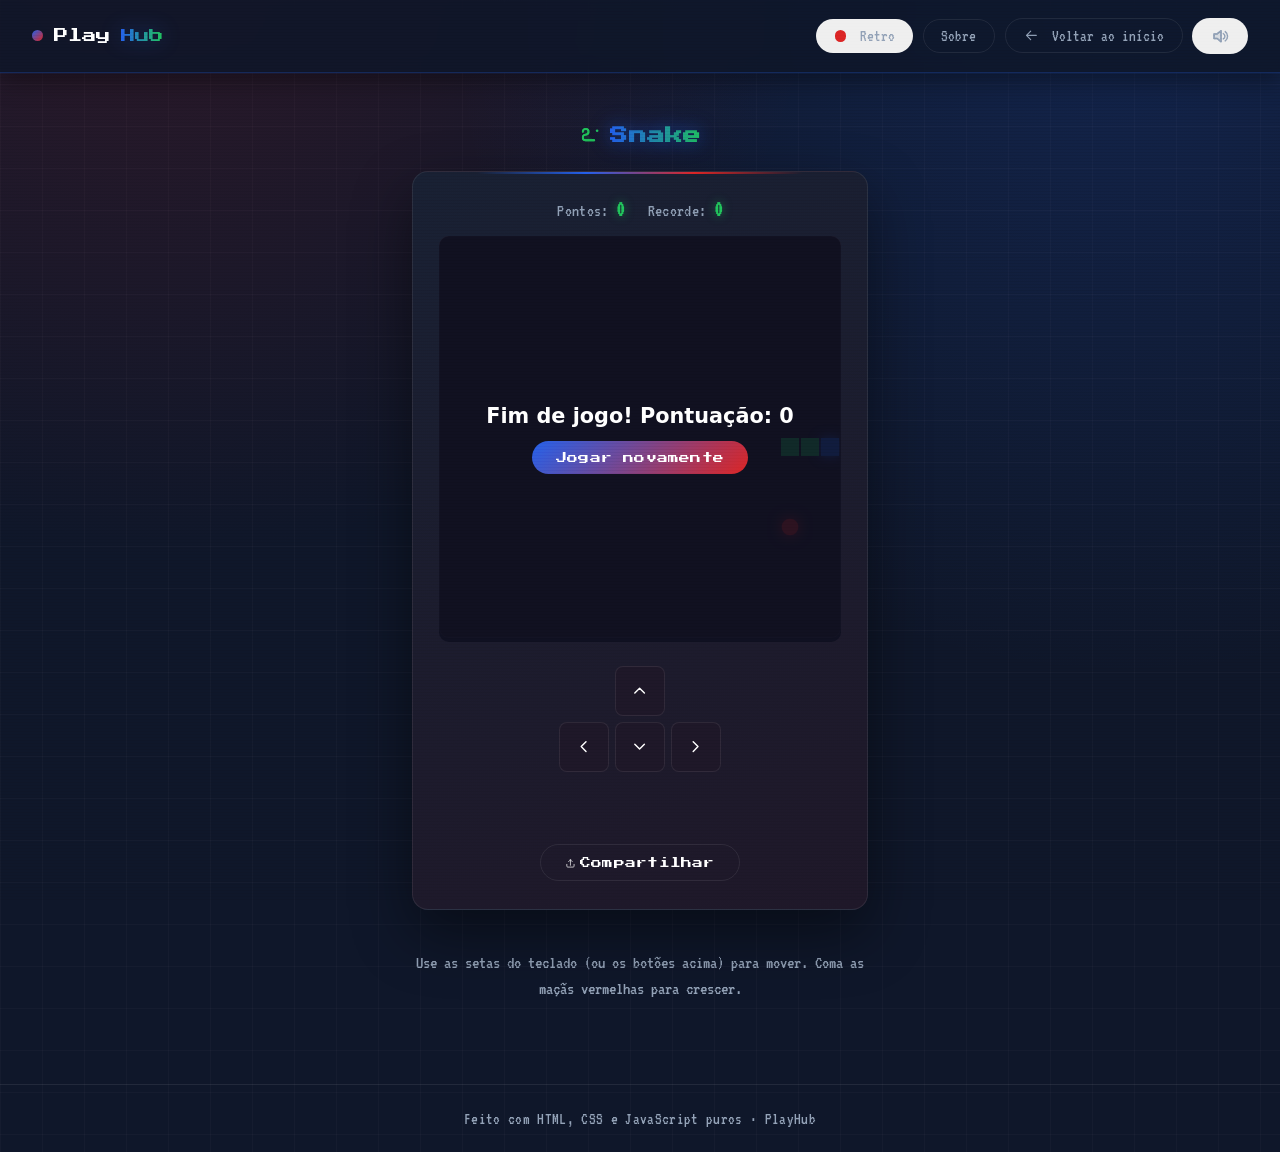
<file: games/snake.html>
<!DOCTYPE html>
<html lang="pt-BR">
<head>
<meta charset="UTF-8">
<meta name="viewport" content="width=device-width, initial-scale=1.0">
<title>Snake — PlayHub</title>
<script src="../assets/icons.js"></script>
<link rel="icon" href="data:image/svg+xml,<svg xmlns='http://www.w3.org/2000/svg' viewBox='0 0 100 100'><rect width='100' height='100' rx='20' fill='rgb(15,23,42)'/><g fill='none' stroke='rgb(37,99,235)' stroke-width='7' stroke-linecap='round' stroke-linejoin='round'><rect x='20' y='62' width='60' height='24' rx='10'/><path d='M50 62V32'/><circle cx='50' cy='20' r='10'/></g><circle cx='33' cy='75' r='4' fill='rgb(34,197,94)'/><circle cx='67' cy='75' r='4' fill='rgb(34,197,94)'/></svg>">
<script src="../assets/theme.js"></script>
<link rel="preconnect" href="https://fonts.googleapis.com">
<link rel="preconnect" href="https://fonts.gstatic.com" crossorigin>
<link href="https://fonts.googleapis.com/css2?family=Press+Start+2P&family=VT323&display=swap" rel="stylesheet">
<link rel="manifest" href="../manifest.json">
<meta name="theme-color" content="#0f172a">
<link rel="stylesheet" href="../assets/style.css">
<script src="../assets/sfx.js" defer></script>
<script src="../assets/pwa.js" defer></script>
<script src="../assets/share.js" defer></script>
<style>
  canvas {
    background: var(--bg-alt);
    border: 1px solid var(--border);
    border-radius: 10px;
    max-width: 100%;
  }
  #overlay {
    position: relative;
  }
  #gameOverMsg {
    position: absolute;
    inset: 0;
    display: none;
    align-items: center;
    justify-content: center;
    flex-direction: column;
    gap: 0.8rem;
    background: rgba(15, 16, 32, 0.85);
    border-radius: 10px;
    font-weight: 700;
    font-size: 1.3rem;
    text-align: center;
  }
  .dpad {
    display: grid;
    grid-template-columns: repeat(3, 50px);
    grid-template-rows: repeat(3, 50px);
    gap: 6px;
    margin-top: 0.5rem;
  }
  .dpad button {
    background: var(--bg-alt);
    border: 1px solid var(--border);
    color: var(--text);
    border-radius: 8px;
    font-size: 1.2rem;
    cursor: pointer;
  }
  .dpad button:hover { background: var(--card-hover); }
  #up { grid-column: 2; grid-row: 1; }
  #left { grid-column: 1; grid-row: 2; }
  #down { grid-column: 2; grid-row: 2; }
  #right { grid-column: 3; grid-row: 2; }
</style>
</head>
<body>
  <header class="site-header">
    <a class="brand" href="../index.html"><span class="dot"></span>Play<span class="grad">Hub</span></a>
    <div class="header-actions">
      <a class="back-link" href="../about.html">Sobre</a>
      <a class="back-link" href="../index.html"><svg class="icon-inline" viewBox="0 0 24 24" fill="none" stroke="currentColor" stroke-width="1.6" stroke-linecap="round" stroke-linejoin="round"><path d="M19 12H5M11 6l-6 6 6 6"/></svg>Voltar ao início</a>
    </div>
  </header>

  <main>
    <div class="game-shell">
      <h1><svg class="h1-icon" viewBox="0 0 24 24" fill="none" stroke="currentColor" stroke-width="1.9" stroke-linecap="round" stroke-linejoin="round"><path d="M4 7c0-1.7 1.3-3 3-3s3 1.3 3 3-1.3 3-3 3-3 1.3-3 3 1.3 3 3 3h9" fill="currentColor" fill-opacity="0.12"/><path d="M4 7c0-1.7 1.3-3 3-3s3 1.3 3 3-1.3 3-3 3-3 1.3-3 3 1.3 3 3 3h9"/><circle cx="19" cy="6" r="1.4" fill="currentColor" stroke="none"/></svg><span class="grad">Snake</span></h1>
      <div class="panel">
        <div class="hud">
          <div>Pontos: <strong id="score">0</strong></div>
          <div>Recorde: <strong id="best">0</strong></div>
        </div>
        <div id="overlay">
          <canvas id="canvas" width="400" height="400"></canvas>
          <div id="gameOverMsg">
            <div id="gameOverText">Fim de jogo!</div>
            <button class="btn" id="restartBtn">Jogar novamente</button>
          </div>
        </div>
        <div class="dpad">
          <button id="up"><svg class="icon-inline" style="margin:0" viewBox="0 0 24 24" fill="none" stroke="currentColor" stroke-width="1.8" stroke-linecap="round" stroke-linejoin="round"><path d="M6 15l6-6 6 6"/></svg></button>
          <button id="left"><svg class="icon-inline" style="margin:0" viewBox="0 0 24 24" fill="none" stroke="currentColor" stroke-width="1.8" stroke-linecap="round" stroke-linejoin="round"><path d="M15 6l-6 6 6 6"/></svg></button>
          <button id="down"><svg class="icon-inline" style="margin:0" viewBox="0 0 24 24" fill="none" stroke="currentColor" stroke-width="1.8" stroke-linecap="round" stroke-linejoin="round"><path d="M6 9l6 6 6-6"/></svg></button>
          <button id="right"><svg class="icon-inline" style="margin:0" viewBox="0 0 24 24" fill="none" stroke="currentColor" stroke-width="1.8" stroke-linecap="round" stroke-linejoin="round"><path d="M9 6l6 6-6 6"/></svg></button>
        </div>
        <div class="controls-row">
          <button class="btn secondary" id="shareBtn"><svg class="icon-inline" viewBox="0 0 24 24" fill="none" stroke="currentColor" stroke-width="1.6" stroke-linecap="round" stroke-linejoin="round"><path d="M12 16V4M12 4l-4 4M12 4l4 4"/><path d="M4 14v4a2 2 0 0 0 2 2h12a2 2 0 0 0 2-2v-4"/></svg>Compartilhar</button>
        </div>
      </div>
      <p class="hint">Use as setas do teclado (ou os botões acima) para mover. Coma as maçãs vermelhas para crescer.</p>
    </div>
  </main>

  <footer>Feito com HTML, CSS e JavaScript puros · PlayHub</footer>

<script>
const canvas = document.getElementById('canvas');
const ctx = canvas.getContext('2d');
const scoreEl = document.getElementById('score');
const bestEl = document.getElementById('best');
const gameOverMsg = document.getElementById('gameOverMsg');
const gameOverText = document.getElementById('gameOverText');
const restartBtn = document.getElementById('restartBtn');

const GRID = 20;
const CELLS = canvas.width / GRID;
let snake, dir, nextDir, food, score, best, running, loopId;

best = Number(localStorage.getItem('snake_best') || 0);
bestEl.textContent = best;

function init() {
  snake = [{x: 8, y: 10}, {x: 7, y: 10}, {x: 6, y: 10}];
  dir = {x: 1, y: 0};
  nextDir = {x: 1, y: 0};
  score = 0;
  running = true;
  scoreEl.textContent = score;
  gameOverMsg.style.display = 'none';
  placeFood();
  if (loopId) clearInterval(loopId);
  loopId = setInterval(tick, 110);
}

function placeFood() {
  do {
    food = { x: Math.floor(Math.random() * CELLS), y: Math.floor(Math.random() * CELLS) };
  } while (snake.some(s => s.x === food.x && s.y === food.y));
}

function tick() {
  dir = nextDir;
  const head = { x: snake[0].x + dir.x, y: snake[0].y + dir.y };

  if (head.x < 0 || head.y < 0 || head.x >= CELLS || head.y >= CELLS || snake.some(s => s.x === head.x && s.y === head.y)) {
    return gameOver();
  }

  snake.unshift(head);

  if (head.x === food.x && head.y === food.y) {
    score++;
    scoreEl.textContent = score;
    SFX.match();
    placeFood();
  } else {
    snake.pop();
  }

  draw();
}

function draw() {
  ctx.fillStyle = '#1f1829';
  ctx.fillRect(0, 0, canvas.width, canvas.height);

  ctx.save();
  ctx.shadowColor = '#dc2626';
  ctx.shadowBlur = 14;
  ctx.fillStyle = '#dc2626';
  ctx.beginPath();
  ctx.arc(food.x * GRID + GRID/2, food.y * GRID + GRID/2, GRID/2.4, 0, Math.PI * 2);
  ctx.fill();
  ctx.restore();

  snake.forEach((seg, i) => {
    ctx.save();
    if (i === 0) {
      ctx.shadowColor = '#2563eb';
      ctx.shadowBlur = 12;
      ctx.fillStyle = '#2563eb';
    } else {
      ctx.fillStyle = '#22c55e';
    }
    ctx.fillRect(seg.x * GRID + 1, seg.y * GRID + 1, GRID - 2, GRID - 2);
    ctx.restore();
  });
}

function gameOver() {
  running = false;
  clearInterval(loopId);
  SFX.gameover();
  if (score > best) {
    best = score;
    localStorage.setItem('snake_best', best);
    bestEl.textContent = best;
  }
  gameOverText.textContent = `Fim de jogo! Pontuação: ${score}`;
  gameOverMsg.style.display = 'flex';
}

function setDir(x, y) {
  if (!running) return;
  if (dir.x === -x && dir.y === -y) return;
  nextDir = { x, y };
}

window.addEventListener('keydown', (e) => {
  switch (e.key) {
    case 'ArrowUp': case 'w': setDir(0, -1); e.preventDefault(); break;
    case 'ArrowDown': case 's': setDir(0, 1); e.preventDefault(); break;
    case 'ArrowLeft': case 'a': setDir(-1, 0); e.preventDefault(); break;
    case 'ArrowRight': case 'd': setDir(1, 0); e.preventDefault(); break;
  }
});

document.getElementById('up').addEventListener('click', () => setDir(0, -1));
document.getElementById('down').addEventListener('click', () => setDir(0, 1));
document.getElementById('left').addEventListener('click', () => setDir(-1, 0));
document.getElementById('right').addEventListener('click', () => setDir(1, 0));
restartBtn.addEventListener('click', init);
document.getElementById('shareBtn').addEventListener('click', () => {
  SHARE.score(`Fiz ${score} pontos no Snake do PlayHub! (recorde: ${best})`);
});

init();
draw();
</script>
</body>
</html>
</file>
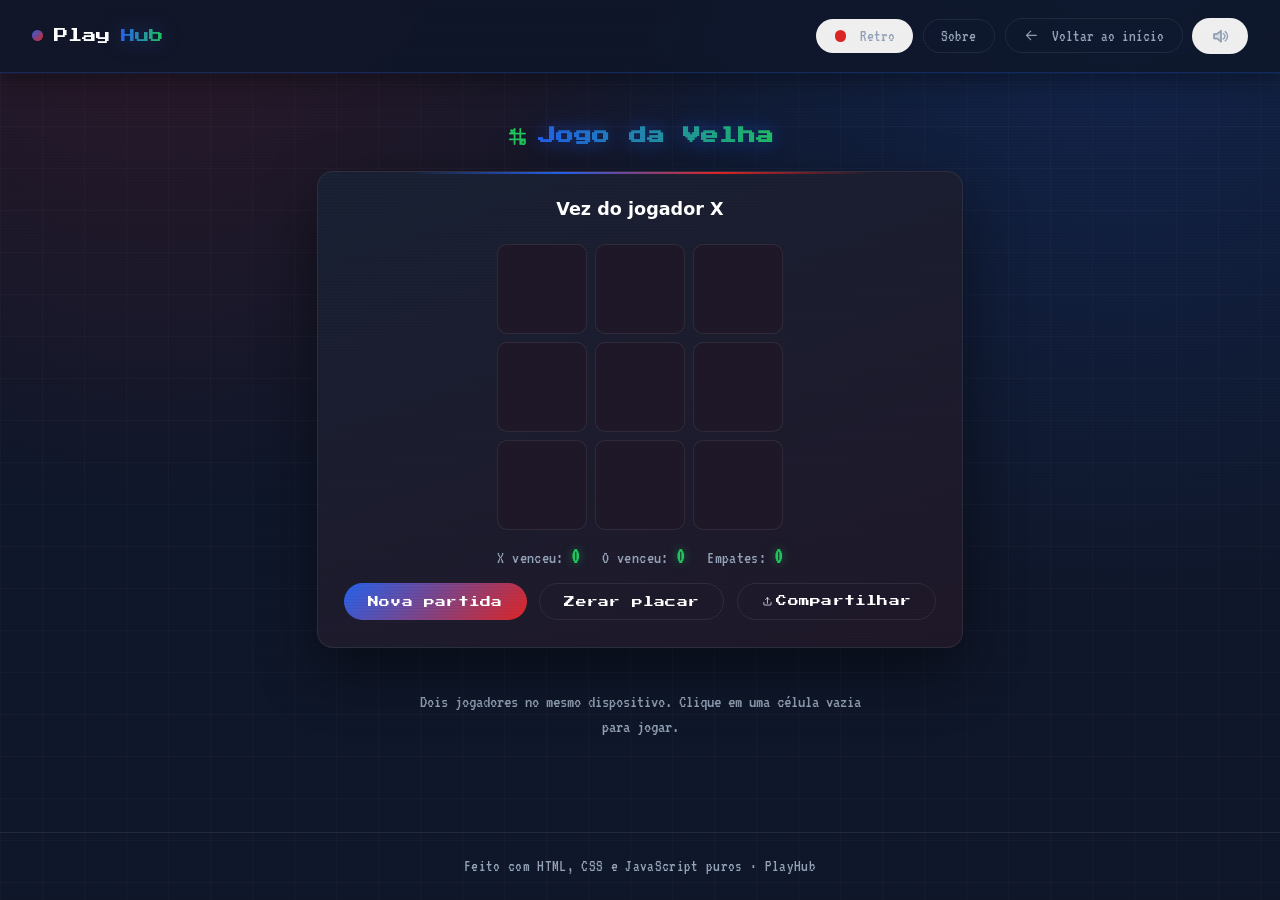
<file: games/tictactoe.html>
<!DOCTYPE html>
<html lang="pt-BR">
<head>
<meta charset="UTF-8">
<meta name="viewport" content="width=device-width, initial-scale=1.0">
<title>Jogo da Velha — PlayHub</title>
<script src="../assets/icons.js"></script>
<link rel="icon" href="data:image/svg+xml,<svg xmlns='http://www.w3.org/2000/svg' viewBox='0 0 100 100'><rect width='100' height='100' rx='20' fill='rgb(15,23,42)'/><g fill='none' stroke='rgb(37,99,235)' stroke-width='7' stroke-linecap='round' stroke-linejoin='round'><rect x='20' y='62' width='60' height='24' rx='10'/><path d='M50 62V32'/><circle cx='50' cy='20' r='10'/></g><circle cx='33' cy='75' r='4' fill='rgb(34,197,94)'/><circle cx='67' cy='75' r='4' fill='rgb(34,197,94)'/></svg>">
<script src="../assets/theme.js"></script>
<link rel="preconnect" href="https://fonts.googleapis.com">
<link rel="preconnect" href="https://fonts.gstatic.com" crossorigin>
<link href="https://fonts.googleapis.com/css2?family=Press+Start+2P&family=VT323&display=swap" rel="stylesheet">
<link rel="manifest" href="../manifest.json">
<meta name="theme-color" content="#0f172a">
<link rel="stylesheet" href="../assets/style.css">
<script src="../assets/sfx.js" defer></script>
<script src="../assets/pwa.js" defer></script>
<script src="../assets/share.js" defer></script>
<style>
  .board {
    display: grid;
    grid-template-columns: repeat(3, 90px);
    grid-template-rows: repeat(3, 90px);
    gap: 8px;
  }
  .cell {
    background: var(--bg-alt);
    border: 1px solid var(--border);
    border-radius: 10px;
    font-size: 2.4rem;
    font-weight: 800;
    display: flex;
    align-items: center;
    justify-content: center;
    cursor: pointer;
    transition: 0.15s;
    user-select: none;
  }
  .cell:hover { background: var(--card-hover); }
  .cell.x { color: var(--accent3); }
  .cell.o { color: var(--accent2); }
  #status { font-size: 1.1rem; font-weight: 600; min-height: 1.6em; }
</style>
</head>
<body>
  <header class="site-header">
    <a class="brand" href="../index.html"><span class="dot"></span>Play<span class="grad">Hub</span></a>
    <div class="header-actions">
      <a class="back-link" href="../about.html">Sobre</a>
      <a class="back-link" href="../index.html"><svg class="icon-inline" viewBox="0 0 24 24" fill="none" stroke="currentColor" stroke-width="1.6" stroke-linecap="round" stroke-linejoin="round"><path d="M19 12H5M11 6l-6 6 6 6"/></svg>Voltar ao início</a>
    </div>
  </header>

  <main>
    <div class="game-shell">
      <h1><svg class="h1-icon" viewBox="0 0 24 24" fill="none" stroke="currentColor" stroke-width="1.9" stroke-linecap="round" stroke-linejoin="round"><path d="M9 4v16M15 4v16M4 9h16M4 15h16"/><path d="M5.3 5.3l2.4 2.4M7.7 5.3l-2.4 2.4"/><circle cx="18" cy="18" r="2" fill="currentColor" fill-opacity="0.3"/></svg><span class="grad">Jogo da Velha</span></h1>
      <div class="panel">
        <div id="status">Vez do jogador <strong>X</strong></div>
        <div class="board" id="board"></div>
        <div class="hud">
          <div>X venceu: <strong id="scoreX">0</strong></div>
          <div>O venceu: <strong id="scoreO">0</strong></div>
          <div>Empates: <strong id="scoreD">0</strong></div>
        </div>
        <div class="controls-row">
          <button class="btn" id="resetBtn">Nova partida</button>
          <button class="btn secondary" id="clearScoreBtn">Zerar placar</button>
          <button class="btn secondary" id="shareBtn"><svg class="icon-inline" viewBox="0 0 24 24" fill="none" stroke="currentColor" stroke-width="1.6" stroke-linecap="round" stroke-linejoin="round"><path d="M12 16V4M12 4l-4 4M12 4l4 4"/><path d="M4 14v4a2 2 0 0 0 2 2h12a2 2 0 0 0 2-2v-4"/></svg>Compartilhar</button>
        </div>
      </div>
      <p class="hint">Dois jogadores no mesmo dispositivo. Clique em uma célula vazia para jogar.</p>
    </div>
  </main>

  <footer>Feito com HTML, CSS e JavaScript puros · PlayHub</footer>

<script>
const boardEl = document.getElementById('board');
const statusEl = document.getElementById('status');
const resetBtn = document.getElementById('resetBtn');
const clearScoreBtn = document.getElementById('clearScoreBtn');
const scoreXEl = document.getElementById('scoreX');
const scoreOEl = document.getElementById('scoreO');
const scoreDEl = document.getElementById('scoreD');

let board, current, active;
let scores = JSON.parse(localStorage.getItem('tictactoe_scores') || '{"X":0,"O":0,"D":0}');

const WIN_LINES = [
  [0,1,2],[3,4,5],[6,7,8],
  [0,3,6],[1,4,7],[2,5,8],
  [0,4,8],[2,4,6]
];

function init() {
  board = Array(9).fill(null);
  current = 'X';
  active = true;
  render();
  updateScores();
  statusEl.innerHTML = `Vez do jogador <strong>${current}</strong>`;
}

function render() {
  boardEl.innerHTML = '';
  board.forEach((val, i) => {
    const cell = document.createElement('div');
    cell.className = 'cell' + (val ? ' ' + val.toLowerCase() : '');
    cell.textContent = val || '';
    cell.addEventListener('click', () => play(i));
    boardEl.appendChild(cell);
  });
}

function play(i) {
  if (!active || board[i]) return;
  board[i] = current;
  SFX.click();
  render();

  const winLine = WIN_LINES.find(line => line.every(idx => board[idx] === current));
  if (winLine) {
    active = false;
    scores[current]++;
    updateScores();
    SFX.win();
    statusEl.innerHTML = `<svg class="icon-inline" viewBox="0 0 24 24" fill="currentColor" stroke="none"><path d="M12 2.5l2.7 6 6.6.6-5 4.5 1.5 6.4L12 16.8 6.2 20l1.5-6.4-5-4.5 6.6-.6L12 2.5z"/></svg>Jogador <strong>${current}</strong> venceu!`;
    return;
  }

  if (board.every(c => c)) {
    active = false;
    scores.D++;
    updateScores();
    SFX.error();
    statusEl.textContent = 'Empate!';
    return;
  }

  current = current === 'X' ? 'O' : 'X';
  statusEl.innerHTML = `Vez do jogador <strong>${current}</strong>`;
}

function updateScores() {
  scoreXEl.textContent = scores.X;
  scoreOEl.textContent = scores.O;
  scoreDEl.textContent = scores.D;
  localStorage.setItem('tictactoe_scores', JSON.stringify(scores));
}

function clearScores() {
  scores = { X: 0, O: 0, D: 0 };
  updateScores();
}

resetBtn.addEventListener('click', init);
clearScoreBtn.addEventListener('click', clearScores);
document.getElementById('shareBtn').addEventListener('click', () => {
  SHARE.score(`Joguei Jogo da Velha no PlayHub! Placar: X ${scores.X} x ${scores.O} O (${scores.D} empates)`);
});
init();
</script>
</body>
</html>
</file>
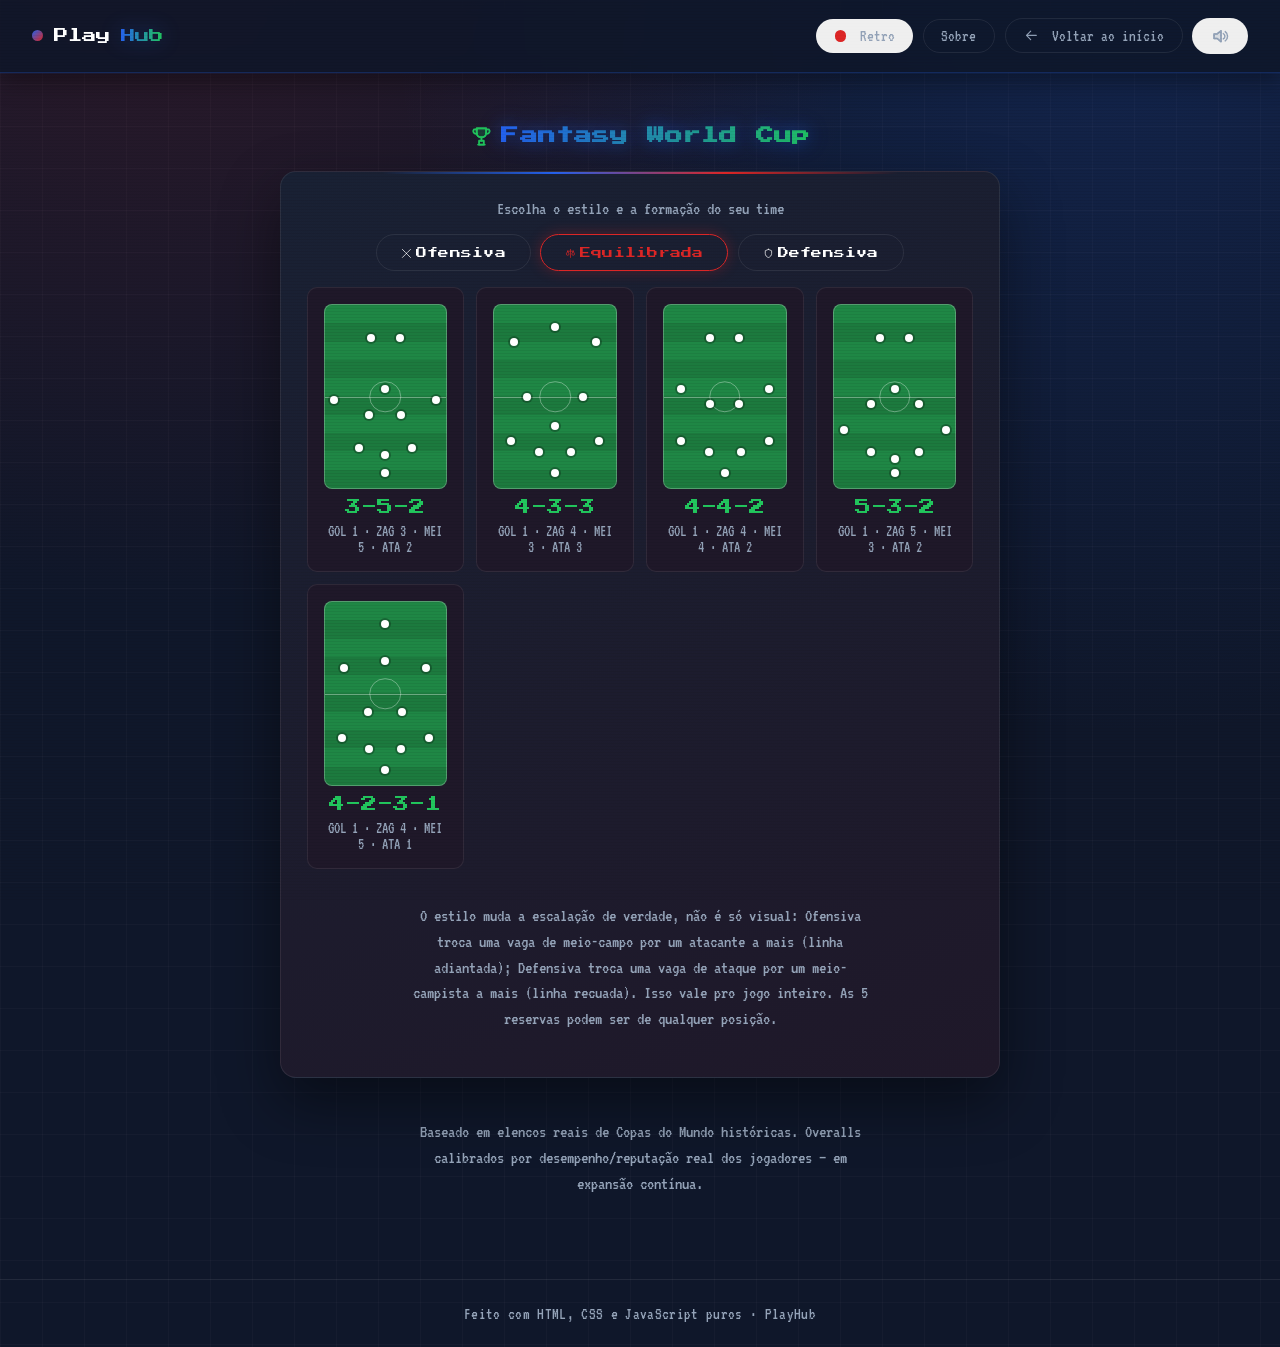
<file: games/worldcup.html>
<!DOCTYPE html>
<html lang="pt-BR">
<head>
<meta charset="UTF-8">
<meta name="viewport" content="width=device-width, initial-scale=1.0">
<title>Fantasy World Cup — PlayHub</title>
<script src="../assets/icons.js"></script>
<link rel="icon" href="data:image/svg+xml,<svg xmlns='http://www.w3.org/2000/svg' viewBox='0 0 100 100'><rect width='100' height='100' rx='20' fill='rgb(15,23,42)'/><g fill='none' stroke='rgb(37,99,235)' stroke-width='7' stroke-linecap='round' stroke-linejoin='round'><rect x='20' y='62' width='60' height='24' rx='10'/><path d='M50 62V32'/><circle cx='50' cy='20' r='10'/></g><circle cx='33' cy='75' r='4' fill='rgb(34,197,94)'/><circle cx='67' cy='75' r='4' fill='rgb(34,197,94)'/></svg>">
<script src="../assets/theme.js"></script>
<link rel="preconnect" href="https://fonts.googleapis.com">
<link rel="preconnect" href="https://fonts.gstatic.com" crossorigin>
<link href="https://fonts.googleapis.com/css2?family=Press+Start+2P&family=VT323&display=swap" rel="stylesheet">
<link rel="manifest" href="../manifest.json">
<meta name="theme-color" content="#0f172a">
<link rel="stylesheet" href="../assets/style.css">
<script src="../assets/sfx.js" defer></script>
<script src="../assets/pwa.js" defer></script>
<script src="../assets/share.js" defer></script>
<style>
  .wc-shell { width: 100%; max-width: 720px; }
  .wc-progress {
    font-family: var(--font-body);
    font-size: 1.15rem;
    color: var(--text-dim);
    text-align: center;
  }
  .wc-progress strong { color: var(--accent3); }
  .roulette-team {
    text-align: center;
    font-family: var(--font-display);
    font-size: 0.85rem;
    color: var(--accent);
    margin: 0.4rem 0 1rem;
  }
  .player-grid {
    display: grid;
    grid-template-columns: repeat(auto-fill, minmax(150px, 1fr));
    gap: 0.6rem;
    width: 100%;
  }
  .player-card {
    background: var(--bg-alt);
    border: 1px solid var(--border);
    border-radius: 10px;
    padding: 0.7rem 0.8rem;
    cursor: pointer;
    transition: 0.15s;
    font-family: var(--font-body);
  }
  .player-card:hover:not(.drafted) { border-color: var(--accent); transform: translateY(-2px); }
  .player-card.drafted { opacity: 0.3; cursor: not-allowed; }
  .player-card .pname { font-size: 1.1rem; color: var(--text); line-height: 1.2; }
  .player-card .pmeta { display: flex; justify-content: space-between; font-size: 0.95rem; color: var(--text-dim); margin-top: 0.3rem; }
  .player-card .povr { color: var(--accent3); font-weight: 700; }
  .squad-list {
    display: grid;
    grid-template-columns: repeat(auto-fill, minmax(140px, 1fr));
    gap: 0.5rem;
    width: 100%;
  }
  .squad-list .p-chip {
    background: var(--card);
    border: 1px solid var(--border);
    border-radius: 8px;
    padding: 0.5rem 0.7rem;
    font-family: var(--font-body);
    font-size: 1rem;
  }
  .squad-list .p-chip.bench { opacity: 0.65; }
  .squad-list .p-chip .p-pos { color: var(--accent); font-size: 0.8rem; }
  .vs-row {
    display: flex;
    align-items: center;
    justify-content: center;
    gap: 1.4rem;
    font-family: var(--font-display);
    font-size: 0.85rem;
    text-align: center;
  }
  .vs-row .side { flex: 1; }
  .vs-row .side .team-name { color: var(--text); font-size: 0.75rem; margin-bottom: 0.4rem; }
  .vs-row .side .team-ovr { color: var(--accent3); font-size: 1.1rem; }
  .vs-row .vs-x { color: var(--accent2); font-size: 1.1rem; }
  .tactic-row { display: flex; gap: 0.6rem; flex-wrap: wrap; justify-content: center; }
  .score-big {
    font-family: var(--font-display);
    font-size: 2rem;
    text-align: center;
    color: var(--text);
  }
  .event-log {
    width: 100%;
    max-height: 260px;
    overflow-y: auto;
    display: flex;
    flex-direction: column;
    gap: 0.4rem;
    font-family: var(--font-body);
    font-size: 1.1rem;
  }
  .event-log .ev { padding: 0.35rem 0.7rem; border-radius: 8px; background: var(--bg-alt); }
  .event-log .ev.goal-player { border-left: 3px solid var(--accent3); color: var(--text); }
  .event-log .ev.goal-cpu { border-left: 3px solid var(--accent2); color: var(--text); }
  .event-log .ev.flavor { color: var(--text-dim); font-size: 1rem; }
  .sub-panel {
    width: 100%;
    display: grid;
    grid-template-columns: 1fr 1fr;
    gap: 1rem;
  }
  .sub-col h4 { font-family: var(--font-display); font-size: 0.65rem; color: var(--accent); margin: 0 0 0.5rem; text-align: center; }
  .sub-col .p-chip { cursor: pointer; }
  .sub-col .p-chip.selected { border-color: var(--accent3); box-shadow: 0 0 10px rgba(var(--accent3-rgb), 0.4); }
  .hidden { display: none !important; }

  .formation-grid {
    display: grid;
    grid-template-columns: repeat(auto-fill, minmax(150px, 1fr));
    gap: 0.8rem;
    width: 100%;
  }
  .formation-card {
    background: var(--bg-alt);
    border: 1px solid var(--border);
    border-radius: 10px;
    padding: 1rem;
    text-align: center;
    cursor: pointer;
    transition: 0.15s;
  }
  .formation-card:hover { border-color: var(--accent); transform: translateY(-3px); }
  .formation-card .f-name { font-family: var(--font-display); font-size: 1rem; color: var(--accent3); margin: 0.6rem 0 0.5rem; }
  .formation-card .f-breakdown { font-family: var(--font-body); font-size: 1rem; color: var(--text-dim); }

  /* ---- pitch / formation visualization ---- */
  .pitch-mini {
    position: relative;
    width: 100%;
    aspect-ratio: 2 / 3;
    background: repeating-linear-gradient(0deg, #1c7a3e, #1c7a3e 10%, #1f8745 10%, #1f8745 20%);
    border-radius: 8px;
    border: 1px solid rgba(255,255,255,0.25);
    overflow: hidden;
  }
  .pitch-mini .pm-line { position: absolute; left: 0; right: 0; top: 50%; border-top: 1px solid rgba(255,255,255,0.35); }
  .pitch-mini .pm-circle { position: absolute; left: 50%; top: 50%; width: 26%; aspect-ratio: 1; border: 1px solid rgba(255,255,255,0.35); border-radius: 50%; transform: translate(-50%,-50%); }
  .pitch-mini .pm-dot {
    position: absolute; width: 8px; height: 8px; border-radius: 50%;
    background: #fff; box-shadow: 0 0 0 2px rgba(0,0,0,0.25);
    transform: translate(-50%, -50%);
  }

  .pitch-wrap { width: 100%; max-width: 380px; margin: 0 auto; }
  .pitch {
    position: relative;
    width: 100%;
    aspect-ratio: 2 / 3;
    background: repeating-linear-gradient(0deg, #1c7a3e, #1c7a3e 10%, #1f8745 10%, #1f8745 20%);
    border-radius: 12px;
    border: 2px solid rgba(255,255,255,0.25);
    overflow: hidden;
  }
  .pitch .p-line { position: absolute; left: 0; right: 0; top: 50%; border-top: 1px solid rgba(255,255,255,0.35); }
  .pitch .p-circle { position: absolute; left: 50%; top: 50%; width: 30%; aspect-ratio: 1; border: 1px solid rgba(255,255,255,0.35); border-radius: 50%; transform: translate(-50%,-50%); }
  .pitch .p-box-top, .pitch .p-box-bottom { position: absolute; left: 25%; width: 50%; height: 12%; border: 1px solid rgba(255,255,255,0.35); }
  .pitch .p-box-top { top: 0; border-top: none; }
  .pitch .p-box-bottom { bottom: 0; border-bottom: none; }

  .pitch-slot {
    position: absolute;
    transform: translate(-50%, -50%);
    display: flex;
    flex-direction: column;
    align-items: center;
    gap: 0.2rem;
    width: 22%;
    transition: left 0.45s cubic-bezier(.4,0,.2,1), top 0.45s cubic-bezier(.4,0,.2,1);
  }
  .pitch-slot .ps-dot {
    width: 32px; height: 32px;
    border-radius: 50%;
    background: rgba(15,23,42,0.78);
    border: 2px dashed rgba(255,255,255,0.55);
    display: flex; align-items: center; justify-content: center;
    font-family: var(--font-display);
    font-size: 0.5rem;
    color: #e2e8f0;
  }
  .pitch-slot.filled .ps-dot { background: var(--accent3); border: 2px solid var(--accent3); color: #04140a; font-size: 0.62rem; }
  .pitch-slot.clickable { cursor: pointer; }
  .pitch-slot.clickable .ps-dot:hover { border-color: var(--accent); }
  .pitch-slot.disabled .ps-dot { opacity: 0.35; }
  .pitch-slot.disabled .ps-name { opacity: 0.45; }
  .pitch-slot.active .ps-dot { border-color: var(--accent2); box-shadow: 0 0 0 4px rgba(var(--accent2-rgb), 0.3); animation: slot-pulse 1s ease-in-out infinite; }
  @keyframes slot-pulse { 0%, 100% { transform: scale(1); } 50% { transform: scale(1.08); } }
  .pitch-slot .ps-name {
    font-family: var(--font-body);
    font-size: 0.58rem;
    color: #f1f5f9;
    text-align: center;
    max-width: 74px;
    overflow: hidden;
    text-overflow: ellipsis;
    white-space: nowrap;
    background: rgba(15,23,42,0.7);
    padding: 0 4px;
    border-radius: 4px;
  }

  .pos-breakdown {
    display: flex;
    gap: 0.8rem;
    justify-content: center;
    flex-wrap: wrap;
    font-family: var(--font-body);
    font-size: 1.05rem;
    color: var(--text-dim);
  }
  .pos-breakdown span.full { color: var(--accent2); }
  .pos-breakdown span.ok { color: var(--accent3); }

  .player-card.pos-full { opacity: 0.25; cursor: not-allowed; }

  .pending-pick {
    display: flex;
    align-items: center;
    justify-content: center;
    gap: 0.8rem;
    flex-wrap: wrap;
    background: rgba(var(--accent2-rgb), 0.1);
    border: 1px solid rgba(var(--accent2-rgb), 0.4);
    border-radius: 10px;
    padding: 0.6rem 0.9rem;
    font-family: var(--font-body);
    font-size: 1.05rem;
    color: var(--text);
  }
  .pending-pick #pendingPickText strong { color: var(--accent2); }
  .pending-cancel-btn {
    padding: 0.4rem 0.9rem;
    font-size: 0.6rem;
    border-color: var(--accent2);
    color: var(--accent2);
  }
  .pending-cancel-btn:hover { box-shadow: 0 0 14px rgba(var(--accent2-rgb), 0.3); }

  .live-badge {
    display: inline-flex;
    align-items: center;
    gap: 0.4rem;
    font-family: var(--font-display);
    font-size: 0.65rem;
    color: var(--accent2);
    justify-content: center;
    width: 100%;
    margin-bottom: 0.6rem;
  }
  .live-badge .dot-live {
    width: 9px; height: 9px; border-radius: 50%;
    background: var(--accent2);
    animation: live-pulse 1s ease-in-out infinite;
  }
  @keyframes live-pulse { 0%,100% { opacity:1; transform:scale(1); } 50% { opacity:0.4; transform:scale(0.7); } }

  .group-table-wrap { width: 100%; overflow-x: auto; }
  .group-table { width: 100%; border-collapse: collapse; font-family: var(--font-body); font-size: 1.05rem; }
  .group-table th, .group-table td { padding: 0.45rem 0.6rem; text-align: center; border-bottom: 1px solid var(--border); white-space: nowrap; }
  .group-table th:first-child, .group-table td:first-child { text-align: left; }
  .group-table th { color: var(--text-dim); font-size: 0.95rem; font-weight: 400; }
  .group-table tr.you td { color: var(--accent3); font-weight: 700; }
  .event-log .ev { display: flex; align-items: center; gap: 0.5rem; }
</style>
</head>
<body>
  <header class="site-header">
    <a class="brand" href="../index.html"><span class="dot"></span>Play<span class="grad">Hub</span></a>
    <div class="header-actions">
      <a class="back-link" href="../about.html">Sobre</a>
      <a class="back-link" href="../index.html"><svg class="icon-inline" viewBox="0 0 24 24" fill="none" stroke="currentColor" stroke-width="1.6" stroke-linecap="round" stroke-linejoin="round"><path d="M19 12H5M11 6l-6 6 6 6"/></svg>Voltar ao início</a>
    </div>
  </header>

  <main>
    <div class="game-shell">
      <h1><svg class="h1-icon" viewBox="0 0 24 24" fill="none" stroke="currentColor" stroke-width="1.9" stroke-linecap="round" stroke-linejoin="round"><path d="M7 3.5h10v4.5a5 5 0 0 1-10 0V3.5z" fill="currentColor" fill-opacity="0.22"/><path d="M7 3.5h10v4.5a5 5 0 0 1-10 0V3.5z"/><path d="M7 4.5H4.2a2.8 2.8 0 0 0 2.8 4.6M17 4.5h2.8a2.8 2.8 0 0 1-2.8 4.6"/><path d="M12 13v3.5"/><path d="M8.5 20.5h7"/><path d="M9.5 16.5h5v4h-5z"/></svg><span class="grad">Fantasy World Cup</span></h1>

      <!-- FORMATION SCREEN -->
      <div class="panel wc-shell" id="screenFormation">
        <div class="wc-progress">Escolha o estilo e a formação do seu time</div>
        <div class="tactic-row" id="styleRow">
          <button class="btn secondary" data-style="of"><svg class="icon-inline" viewBox="0 0 24 24" fill="none" stroke="currentColor" stroke-width="1.6" stroke-linecap="round" stroke-linejoin="round"><path d="M3 21L10 14M21 3L14 10M14 14l7 7M10 10L3 3"/><circle cx="12" cy="12" r="1.4" fill="currentColor" stroke="none"/></svg>Ofensiva</button>
          <button class="btn secondary active" data-style="eq"><svg class="icon-inline" viewBox="0 0 24 24" fill="none" stroke="currentColor" stroke-width="1.6" stroke-linecap="round" stroke-linejoin="round"><path d="M12 3v18M6 7h12M6 7l-3 6a3 3 0 0 0 6 0L6 7zM18 7l-3 6a3 3 0 0 0 6 0L18 7z"/></svg>Equilibrada</button>
          <button class="btn secondary" data-style="def"><svg class="icon-inline" viewBox="0 0 24 24" fill="none" stroke="currentColor" stroke-width="1.6" stroke-linecap="round" stroke-linejoin="round"><path d="M12 3l7 3v6c0 4.5-3 8-7 9-4-1-7-4.5-7-9V6l7-3z"/></svg>Defensiva</button>
        </div>
        <div class="formation-grid" id="formationGrid"></div>
        <p class="hint">O estilo muda a escalação de verdade, não é só visual: Ofensiva troca uma vaga de meio-campo por um atacante a mais (linha adiantada); Defensiva troca uma vaga de ataque por um meio-campista a mais (linha recuada). Isso vale pro jogo inteiro. As 5 reservas podem ser de qualquer posição.</p>
      </div>

      <!-- DRAFT SCREEN -->
      <div class="panel wc-shell hidden" id="screenDraft">
        <div class="wc-progress" id="draftProgress">Escolha seus 11 titulares</div>
        <div class="pos-breakdown" id="posBreakdown"></div>
        <div class="pitch-wrap" id="draftPitchWrap"></div>
        <div class="wc-progress" id="slotHint" style="font-size: 0.95rem;"></div>
        <div class="pending-pick hidden" id="pendingPickBar">
          <span id="pendingPickText"></span>
          <button class="btn secondary pending-cancel-btn" id="cancelPickBtn"><svg class="icon-inline" viewBox="0 0 24 24" fill="none" stroke="currentColor" stroke-width="1.8" stroke-linecap="round" stroke-linejoin="round"><path d="M18 6L6 18M6 6l12 12"/></svg>Desmarcar</button>
        </div>
        <div class="controls-row">
          <button class="btn" id="spinBtn"><svg class="icon-inline" viewBox="0 0 24 24" fill="none" stroke="currentColor" stroke-width="1.6" stroke-linecap="round" stroke-linejoin="round"><rect x="4" y="4" width="16" height="16" rx="3"/><circle cx="8.5" cy="8.5" r="1.2" fill="currentColor" stroke="none"/><circle cx="15.5" cy="8.5" r="1.2" fill="currentColor" stroke="none"/><circle cx="12" cy="12" r="1.2" fill="currentColor" stroke="none"/><circle cx="8.5" cy="15.5" r="1.2" fill="currentColor" stroke="none"/><circle cx="15.5" cy="15.5" r="1.2" fill="currentColor" stroke="none"/></svg>Girar Roleta</button>
        </div>
        <div class="roulette-team" id="rouletteTeam"></div>
        <div class="player-grid" id="playerGrid"></div>
        <p class="hint">Escolha um jogador na roleta, depois clique na vaga do campo onde ele vai jogar — cada vaga é uma posição específica (ponta, volante, meia, lateral...), só aceita jogadores compatíveis. Escalação é definitiva: uma vez no campo, o jogador não sai mais. Se errar antes de confirmar a posição, use "Desmarcar".</p>
      </div>

      <!-- TOURNAMENT HUB SCREEN -->
      <div class="panel wc-shell hidden" id="screenPreMatch">
        <div class="wc-progress">Seu Dream Team está pronto!</div>
        <div class="pitch-wrap" id="preMatchPitch"></div>
        <div class="wc-progress" style="font-size: 0.9rem; margin-top: 0.6rem;">Reservas</div>
        <div class="squad-list" id="finalSquadList"></div>
        <div class="wc-progress" id="hubTitle" style="margin-top: 0.8rem"></div>
        <div class="group-table-wrap" id="hubTableWrap"></div>
        <div class="controls-row">
          <button class="btn" id="hubActionBtn"></button>
        </div>
      </div>

      <!-- MATCH SCREEN -->
      <div class="panel wc-shell hidden" id="screenMatch">
        <div class="vs-row" id="vsRow"></div>
        <div class="score-big" id="scoreBig">0 x 0</div>
        <div class="live-badge hidden" id="liveBadge"><span class="dot-live"></span> AO VIVO — BOLA ROLANDO</div>
        <div id="tacticArea">
          <div class="pitch-wrap" id="matchPitch" style="margin-bottom: 0.8rem;"></div>
          <div class="wc-progress" id="tacticLabel">Escolha a postura do 1º tempo</div>
          <div class="tactic-row" id="tacticRow">
            <button class="btn secondary" data-tactic="of"><svg class="icon-inline" viewBox="0 0 24 24" fill="none" stroke="currentColor" stroke-width="1.6" stroke-linecap="round" stroke-linejoin="round"><path d="M3 21L10 14M21 3L14 10M14 14l7 7M10 10L3 3"/><circle cx="12" cy="12" r="1.4" fill="currentColor" stroke="none"/></svg>Ofensiva</button>
            <button class="btn secondary active" data-tactic="eq"><svg class="icon-inline" viewBox="0 0 24 24" fill="none" stroke="currentColor" stroke-width="1.6" stroke-linecap="round" stroke-linejoin="round"><path d="M12 3v18M6 7h12M6 7l-3 6a3 3 0 0 0 6 0L6 7zM18 7l-3 6a3 3 0 0 0 6 0L18 7z"/></svg>Equilibrada</button>
            <button class="btn secondary" data-tactic="def"><svg class="icon-inline" viewBox="0 0 24 24" fill="none" stroke="currentColor" stroke-width="1.6" stroke-linecap="round" stroke-linejoin="round"><path d="M12 3l7 3v6c0 4.5-3 8-7 9-4-1-7-4.5-7-9V6l7-3z"/></svg>Defensiva</button>
          </div>
          <div class="controls-row">
            <button class="btn" id="playHalfBtn"><svg class="icon-inline" viewBox="0 0 24 24" fill="currentColor" stroke="none"><path d="M6 4l14 8-14 8V4z"/></svg>Jogar 1º Tempo</button>
          </div>
        </div>
        <div class="event-log" id="eventLog"></div>

        <div id="subArea" class="hidden" style="width:100%">
          <div class="wc-progress" id="subProgress">Substituições: 0/5</div>
          <div class="sub-panel">
            <div class="sub-col">
              <h4>TITULARES (clique p/ sair)</h4>
              <div class="squad-list" id="subStartersList"></div>
            </div>
            <div class="sub-col">
              <h4>RESERVAS (clique p/ entrar)</h4>
              <div class="squad-list" id="subBenchList"></div>
            </div>
          </div>
        </div>

        <div class="controls-row hidden" id="matchControls">
          <button class="btn" id="continueBtn"><svg class="icon-inline" viewBox="0 0 24 24" fill="currentColor" stroke="none"><path d="M6 4l14 8-14 8V4z"/></svg>Continuar</button>
          <button class="btn secondary" id="shareBtn"><svg class="icon-inline" viewBox="0 0 24 24" fill="none" stroke="currentColor" stroke-width="1.6" stroke-linecap="round" stroke-linejoin="round"><path d="M12 16V4M12 4l-4 4M12 4l4 4"/><path d="M4 14v4a2 2 0 0 0 2 2h12a2 2 0 0 0 2-2v-4"/></svg>Compartilhar</button>
          <button class="btn secondary" id="newSquadBtn"><svg class="icon-inline" viewBox="0 0 24 24" fill="none" stroke="currentColor" stroke-width="1.6" stroke-linecap="round" stroke-linejoin="round"><path d="M20 11A8 8 0 1 0 18.8 15.5"/><path d="M20 5v6h-6"/></svg>Abandonar Torneio</button>
        </div>
      </div>

      <p class="hint">Baseado em elencos reais de Copas do Mundo históricas. Overalls calibrados por desempenho/reputação real dos jogadores — em expansão contínua.</p>
    </div>
  </main>

  <footer>Feito com HTML, CSS e JavaScript puros · PlayHub</footer>

<script>
// ---------------------------------------------------------------------------
// DATA — real World Cup-winning squads. Starters listed first (11), then 5
// bench players. Overalls are a hand-calibrated 1-99 scale based on real
// career reputation/performance (FIFA-style), not an official rating.
// NOTE: Uruguay 1950's back line is lower-confidence (less documented) —
// flagged for follow-up once a verified squads dataset is plugged in.
// ---------------------------------------------------------------------------
const SQUADS = [
  { id: 'br1970', label: 'Brasil 1970', flag: '🇧🇷', players: [
    {name:'Félix', pos:'GOL', ovr:78}, {name:'Carlos Alberto', pos:'ZAG', ovr:88}, {name:'Brito', pos:'ZAG', ovr:82},
    {name:'Piazza', pos:'ZAG', ovr:81}, {name:'Everaldo', pos:'ZAG', ovr:83}, {name:'Clodoaldo', pos:'MEI', ovr:85},
    {name:'Gérson', pos:'MEI', ovr:89}, {name:'Jairzinho', pos:'ATA', ovr:92}, {name:'Pelé', pos:'ATA', ovr:99},
    {name:'Tostão', pos:'ATA', ovr:87}, {name:'Rivelino', pos:'MEI', ovr:90},
    {name:'Leão', pos:'GOL', ovr:76}, {name:'Marco Antônio', pos:'ZAG', ovr:78}, {name:'Edu', pos:'ATA', ovr:79},
    {name:'Paulo César Caju', pos:'MEI', ovr:80}, {name:'Roberto', pos:'ATA', ovr:77}
  ]},
  { id: 'br2002', label: 'Brasil 2002', flag: '🇧🇷', players: [
    {name:'Marcos', pos:'GOL', ovr:84}, {name:'Lúcio', pos:'ZAG', ovr:89}, {name:'Roque Júnior', pos:'ZAG', ovr:82},
    {name:'Edmílson', pos:'ZAG', ovr:83}, {name:'Cafu', pos:'MEI', ovr:90}, {name:'Roberto Carlos', pos:'MEI', ovr:91},
    {name:'Gilberto Silva', pos:'MEI', ovr:85}, {name:'Kléberson', pos:'MEI', ovr:82}, {name:'Ronaldinho', pos:'ATA', ovr:93},
    {name:'Rivaldo', pos:'ATA', ovr:92}, {name:'Ronaldo', pos:'ATA', ovr:97},
    {name:'Dida', pos:'GOL', ovr:83}, {name:'Belletti', pos:'ZAG', ovr:78}, {name:'Juan', pos:'ZAG', ovr:80},
    {name:'Vampeta', pos:'MEI', ovr:76}, {name:'Denílson', pos:'ATA', ovr:79}
  ]},
  { id: 'ar1986', label: 'Argentina 1986', flag: '🇦🇷', players: [
    {name:'Nery Pumpido', pos:'GOL', ovr:80}, {name:'José Luis Cuciuffo', pos:'ZAG', ovr:79}, {name:'Oscar Ruggeri', pos:'ZAG', ovr:84},
    {name:'José Luis Brown', pos:'ZAG', ovr:81}, {name:'Julio Olarticoechea', pos:'ZAG', ovr:80}, {name:'Sergio Batista', pos:'MEI', ovr:79},
    {name:'Ricardo Giusti', pos:'MEI', ovr:78}, {name:'Héctor Enrique', pos:'MEI', ovr:79}, {name:'Jorge Valdano', pos:'ATA', ovr:87},
    {name:'Diego Maradona', pos:'ATA', ovr:99}, {name:'Jorge Burruchaga', pos:'ATA', ovr:84},
    {name:'Luis Islas', pos:'GOL', ovr:75}, {name:'Marcelo Trobbiani', pos:'MEI', ovr:74}, {name:'Carlos Tapia', pos:'MEI', ovr:74},
    {name:'Pedro Pasculli', pos:'ATA', ovr:76}, {name:'Nestor Clausen', pos:'ZAG', ovr:74}
  ]},
  { id: 'ar2022', label: 'Argentina 2022', flag: '🇦🇷', players: [
    {name:'Emiliano Martínez', pos:'GOL', ovr:88}, {name:'Nahuel Molina', pos:'ZAG', ovr:84}, {name:'Cristian Romero', pos:'ZAG', ovr:87},
    {name:'Nicolás Otamendi', pos:'ZAG', ovr:83}, {name:'Nicolás Tagliafico', pos:'ZAG', ovr:83}, {name:'Rodrigo De Paul', pos:'MEI', ovr:86},
    {name:'Enzo Fernández', pos:'MEI', ovr:85}, {name:'Alexis Mac Allister', pos:'MEI', ovr:85}, {name:'Ángel Di María', pos:'ATA', ovr:87},
    {name:'Lionel Messi', pos:'ATA', ovr:99}, {name:'Julián Álvarez', pos:'ATA', ovr:85},
    {name:'Gerónimo Rulli', pos:'GOL', ovr:79}, {name:'Lisandro Martínez', pos:'ZAG', ovr:82}, {name:'Marcos Acuña', pos:'ZAG', ovr:81},
    {name:'Leandro Paredes', pos:'MEI', ovr:80}, {name:'Lautaro Martínez', pos:'ATA', ovr:84}
  ]},
  { id: 'de2014', label: 'Alemanha 2014', flag: '🇩🇪', players: [
    {name:'Manuel Neuer', pos:'GOL', ovr:93}, {name:'Philipp Lahm', pos:'ZAG', ovr:90}, {name:'Jérôme Boateng', pos:'ZAG', ovr:87},
    {name:'Mats Hummels', pos:'ZAG', ovr:88}, {name:'Benedikt Höwedes', pos:'ZAG', ovr:82}, {name:'Bastian Schweinsteiger', pos:'MEI', ovr:88},
    {name:'Toni Kroos', pos:'MEI', ovr:90}, {name:'Sami Khedira', pos:'MEI', ovr:85}, {name:'Thomas Müller', pos:'ATA', ovr:90},
    {name:'Miroslav Klose', pos:'ATA', ovr:86}, {name:'Mesut Özil', pos:'ATA', ovr:88},
    {name:'Ron-Robert Zieler', pos:'GOL', ovr:76}, {name:'Shkodran Mustafi', pos:'ZAG', ovr:78}, {name:'Erik Durm', pos:'ZAG', ovr:76},
    {name:'André Schürrle', pos:'ATA', ovr:82}, {name:'Mario Götze', pos:'ATA', ovr:87}
  ]},
  { id: 'fr1998', label: 'França 1998', flag: '🇫🇷', players: [
    {name:'Fabien Barthez', pos:'GOL', ovr:87}, {name:'Lilian Thuram', pos:'ZAG', ovr:88}, {name:'Marcel Desailly', pos:'ZAG', ovr:89},
    {name:'Laurent Blanc', pos:'ZAG', ovr:87}, {name:'Bixente Lizarazu', pos:'ZAG', ovr:85}, {name:'Didier Deschamps', pos:'MEI', ovr:84},
    {name:'Emmanuel Petit', pos:'MEI', ovr:85}, {name:'Christian Karembeu', pos:'MEI', ovr:80}, {name:'Zinédine Zidane', pos:'MEI', ovr:96},
    {name:"Stéphane Guivarc'h", pos:'ATA', ovr:76}, {name:'Youri Djorkaeff', pos:'ATA', ovr:87},
    {name:'Bernard Lama', pos:'GOL', ovr:78}, {name:'Alain Boghossian', pos:'MEI', ovr:77}, {name:'Robert Pirès', pos:'ATA', ovr:86},
    {name:'Thierry Henry', pos:'ATA', ovr:88}, {name:'Vincent Candela', pos:'ZAG', ovr:76}
  ]},
  { id: 'uy1950', label: 'Uruguai 1950', flag: '🇺🇾', players: [
    {name:'Roque Máspoli', pos:'GOL', ovr:80}, {name:'Matías González', pos:'ZAG', ovr:76}, {name:'Schubert Gambetta', pos:'ZAG', ovr:78},
    {name:'Eusebio Tejera', pos:'ZAG', ovr:76}, {name:'Washington Ortuño', pos:'ZAG', ovr:75}, {name:'Obdulio Varela', pos:'MEI', ovr:87},
    {name:'Julio Pérez', pos:'MEI', ovr:78}, {name:'Ernesto Vidal', pos:'MEI', ovr:79}, {name:'Alcides Ghiggia', pos:'ATA', ovr:88},
    {name:'Juan Alberto Schiaffino', pos:'ATA', ovr:89}, {name:'Óscar Míguez', pos:'ATA', ovr:84},
    {name:'William Martínez', pos:'GOL', ovr:72}, {name:'Carlos Romero', pos:'ZAG', ovr:73}, {name:'Rubén Camejo', pos:'MEI', ovr:73},
    {name:'José Santamaría', pos:'ZAG', ovr:75}, {name:'Ruben Morán', pos:'ATA', ovr:74}
  ]},
  { id: 'it1982', label: 'Itália 1982', flag: '🇮🇹', players: [
    {name:'Dino Zoff', pos:'GOL', ovr:85}, {name:'Claudio Gentile', pos:'ZAG', ovr:87}, {name:'Fulvio Collovati', pos:'ZAG', ovr:80},
    {name:'Gaetano Scirea', pos:'ZAG', ovr:89}, {name:'Antonio Cabrini', pos:'ZAG', ovr:85}, {name:'Gabriele Oriali', pos:'MEI', ovr:79},
    {name:'Marco Tardelli', pos:'MEI', ovr:87}, {name:'Giancarlo Antognoni', pos:'MEI', ovr:88}, {name:'Bruno Conti', pos:'ATA', ovr:87},
    {name:'Paolo Rossi', pos:'ATA', ovr:92}, {name:'Francesco Graziani', pos:'ATA', ovr:83},
    {name:'Ivano Bordon', pos:'GOL', ovr:75}, {name:'Giuseppe Bergomi', pos:'ZAG', ovr:82}, {name:'Alessandro Altobelli', pos:'ATA', ovr:85},
    {name:'Franco Causio', pos:'MEI', ovr:81}, {name:'Beppe Dossena', pos:'MEI', ovr:76}
  ]},
  { id: 'fr2018', label: 'França 2018', flag: '🇫🇷', players: [
    {name:'Hugo Lloris', pos:'GOL', ovr:85}, {name:'Benjamin Pavard', pos:'ZAG', ovr:81}, {name:'Raphaël Varane', pos:'ZAG', ovr:87},
    {name:'Samuel Umtiti', pos:'ZAG', ovr:82}, {name:'Lucas Hernández', pos:'ZAG', ovr:83}, {name:"N'Golo Kanté", pos:'MEI', ovr:87},
    {name:'Paul Pogba', pos:'MEI', ovr:88}, {name:'Blaise Matuidi', pos:'MEI', ovr:82}, {name:'Kylian Mbappé', pos:'ATA', ovr:90},
    {name:'Antoine Griezmann', pos:'ATA', ovr:89}, {name:'Olivier Giroud', pos:'ATA', ovr:80},
    {name:'Steve Mandanda', pos:'GOL', ovr:78}, {name:'Presnel Kimpembe', pos:'ZAG', ovr:80}, {name:'Corentin Tolisso', pos:'MEI', ovr:79},
    {name:'Nabil Fekir', pos:'ATA', ovr:80}, {name:'Ousmane Dembélé', pos:'ATA', ovr:82}
  ]},
  { id: 'de1990', label: 'Alemanha 1990', flag: '🇩🇪', players: [
    {name:'Bodo Illgner', pos:'GOL', ovr:83}, {name:'Thomas Berthold', pos:'ZAG', ovr:80}, {name:'Klaus Augenthaler', pos:'ZAG', ovr:85},
    {name:'Jürgen Kohler', pos:'ZAG', ovr:84}, {name:'Guido Buchwald', pos:'ZAG', ovr:83}, {name:'Andreas Brehme', pos:'ZAG', ovr:86},
    {name:'Thomas Häßler', pos:'MEI', ovr:85}, {name:'Lothar Matthäus', pos:'MEI', ovr:92}, {name:'Pierre Littbarski', pos:'MEI', ovr:84},
    {name:'Jürgen Klinsmann', pos:'ATA', ovr:90}, {name:'Rudi Völler', pos:'ATA', ovr:88},
    {name:'Eike Immel', pos:'GOL', ovr:74}, {name:'Stefan Reuter', pos:'ZAG', ovr:78}, {name:'Olaf Thon', pos:'MEI', ovr:79},
    {name:'Uwe Bein', pos:'MEI', ovr:77}, {name:'Karlheinz Riedle', pos:'ATA', ovr:80}
  ]},
  { id: 'en1966', label: 'Inglaterra 1966', flag: '🇬🇧', players: [
    {name:'Gordon Banks', pos:'GOL', ovr:86}, {name:'George Cohen', pos:'ZAG', ovr:79}, {name:'Jack Charlton', pos:'ZAG', ovr:84},
    {name:'Bobby Moore', pos:'ZAG', ovr:90}, {name:'Ray Wilson', pos:'ZAG', ovr:80}, {name:'Alan Ball', pos:'MEI', ovr:85},
    {name:'Nobby Stiles', pos:'MEI', ovr:81}, {name:'Bobby Charlton', pos:'MEI', ovr:91}, {name:'Martin Peters', pos:'MEI', ovr:83},
    {name:'Roger Hunt', pos:'ATA', ovr:84}, {name:'Geoff Hurst', pos:'ATA', ovr:87},
    {name:'Ron Springett', pos:'GOL', ovr:72}, {name:'Jimmy Greaves', pos:'ATA', ovr:86}, {name:'Terry Paine', pos:'MEI', ovr:76},
    {name:'Ian Callaghan', pos:'MEI', ovr:75}, {name:'George Eastham', pos:'MEI', ovr:74}
  ]},
  { id: 'es2010', label: 'Espanha 2010', flag: '🇪🇸', players: [
    {name:'Iker Casillas', pos:'GOL', ovr:91}, {name:'Sergio Ramos', pos:'ZAG', ovr:89}, {name:'Gerard Piqué', pos:'ZAG', ovr:87},
    {name:'Carles Puyol', pos:'ZAG', ovr:88}, {name:'Joan Capdevila', pos:'ZAG', ovr:79}, {name:'Sergio Busquets', pos:'MEI', ovr:84},
    {name:'Xabi Alonso', pos:'MEI', ovr:87}, {name:'Xavi', pos:'MEI', ovr:93}, {name:'Andrés Iniesta', pos:'MEI', ovr:94},
    {name:'Pedro', pos:'ATA', ovr:82}, {name:'David Villa', pos:'ATA', ovr:89},
    {name:'Pepe Reina', pos:'GOL', ovr:82}, {name:'Cesc Fàbregas', pos:'MEI', ovr:86}, {name:'David Silva', pos:'MEI', ovr:87},
    {name:'Fernando Torres', pos:'ATA', ovr:85}, {name:'Jesús Navas', pos:'MEI', ovr:78}
  ]},
  { id: 'ar1978', label: 'Argentina 1978', flag: '🇦🇷', players: [
    {name:'Ubaldo Fillol', pos:'GOL', ovr:84}, {name:'Jorge Olguín', pos:'ZAG', ovr:78}, {name:'Daniel Passarella', pos:'ZAG', ovr:88},
    {name:'Luis Galván', pos:'ZAG', ovr:80}, {name:'Alberto Tarantini', pos:'ZAG', ovr:79}, {name:'Osvaldo Ardiles', pos:'MEI', ovr:83},
    {name:'Américo Gallego', pos:'MEI', ovr:80}, {name:'René Houseman', pos:'MEI', ovr:79}, {name:'Mario Kempes', pos:'ATA', ovr:90},
    {name:'Leopoldo Luque', pos:'ATA', ovr:84}, {name:'Daniel Bertoni', pos:'ATA', ovr:82},
    {name:'Héctor Baley', pos:'GOL', ovr:70}, {name:'Norberto Alonso', pos:'MEI', ovr:77}, {name:'Rubén Ayala', pos:'ATA', ovr:78},
    {name:'Jorge Valencia', pos:'ZAG', ovr:74}, {name:'Carlos Larrosa', pos:'MEI', ovr:73}
  ]},
  { id: 'br1958', label: 'Brasil 1958', flag: '🇧🇷', players: [
    {name:'Gilmar', pos:'GOL', ovr:85}, {name:'Djalma Santos', pos:'ZAG', ovr:87}, {name:'Bellini', pos:'ZAG', ovr:82},
    {name:'Orlando', pos:'ZAG', ovr:80}, {name:'Nílton Santos', pos:'ZAG', ovr:88}, {name:'Zito', pos:'MEI', ovr:84},
    {name:'Didi', pos:'MEI', ovr:89}, {name:'Garrincha', pos:'ATA', ovr:93}, {name:'Vavá', pos:'ATA', ovr:86},
    {name:'Pelé', pos:'ATA', ovr:96}, {name:'Zagallo', pos:'MEI', ovr:83},
    {name:'Castilho', pos:'GOL', ovr:74}, {name:'Mauro Ramos', pos:'ZAG', ovr:78}, {name:'Pepe', pos:'ATA', ovr:79},
    {name:'Julinho', pos:'ATA', ovr:80}, {name:'De Sordi', pos:'ZAG', ovr:75}
  ]},
  { id: 'br1994', label: 'Brasil 1994', flag: '🇧🇷', players: [
    {name:'Taffarel', pos:'GOL', ovr:87}, {name:'Jorginho', pos:'ZAG', ovr:82}, {name:'Ricardo Rocha', pos:'ZAG', ovr:80},
    {name:'Márcio Santos', pos:'ZAG', ovr:78}, {name:'Branco', pos:'ZAG', ovr:85}, {name:'Mauro Silva', pos:'MEI', ovr:86},
    {name:'Dunga', pos:'MEI', ovr:87}, {name:'Zinho', pos:'MEI', ovr:81}, {name:'Mazinho', pos:'MEI', ovr:80},
    {name:'Romário', pos:'ATA', ovr:95}, {name:'Bebeto', pos:'ATA', ovr:89},
    {name:'Cafu', pos:'ZAG', ovr:84}, {name:'Aldair', pos:'ZAG', ovr:85}, {name:'Raí', pos:'MEI', ovr:83},
    {name:'Zetti', pos:'GOL', ovr:75}, {name:'Ronaldo', pos:'ATA', ovr:80}
  ]},
  { id: 'de1974', label: 'Alemanha 1974', flag: '🇩🇪', players: [
    {name:'Sepp Maier', pos:'GOL', ovr:92}, {name:'Berti Vogts', pos:'ZAG', ovr:86}, {name:'Hans-Georg Schwarzenbeck', pos:'ZAG', ovr:82},
    {name:'Franz Beckenbauer', pos:'ZAG', ovr:98}, {name:'Paul Breitner', pos:'ZAG', ovr:88}, {name:'Uli Hoeneß', pos:'MEI', ovr:83},
    {name:'Wolfgang Overath', pos:'MEI', ovr:87}, {name:'Rainer Bonhof', pos:'MEI', ovr:84}, {name:'Jürgen Grabowski', pos:'ATA', ovr:85},
    {name:'Gerd Müller', pos:'ATA', ovr:96}, {name:'Bernd Hölzenbein', pos:'ATA', ovr:84},
    {name:'Norbert Nigbur', pos:'GOL', ovr:74}, {name:'Jupp Kapellmann', pos:'ZAG', ovr:76}, {name:'Günter Netzer', pos:'MEI', ovr:88},
    {name:'Herbert Wimmer', pos:'MEI', ovr:78}, {name:'Jupp Heynckes', pos:'ATA', ovr:85}
  ]},
  { id: 'de1954', label: 'Alemanha 1954', flag: '🇩🇪', players: [
    {name:'Toni Turek', pos:'GOL', ovr:84}, {name:'Josef Posipal', pos:'ZAG', ovr:78}, {name:'Werner Liebrich', pos:'ZAG', ovr:80},
    {name:'Werner Kohlmeyer', pos:'ZAG', ovr:79}, {name:'Horst Eckel', pos:'MEI', ovr:79}, {name:'Karl Mai', pos:'MEI', ovr:76},
    {name:'Helmut Rahn', pos:'ATA', ovr:86}, {name:'Max Morlock', pos:'ATA', ovr:82}, {name:'Ottmar Walter', pos:'ATA', ovr:81},
    {name:'Fritz Walter', pos:'ATA', ovr:90}, {name:'Hans Schäfer', pos:'ATA', ovr:82},
    {name:'Fritz Laband', pos:'ZAG', ovr:73}, {name:'Herbert Erhardt', pos:'ZAG', ovr:74}, {name:'Alfred Pfaff', pos:'MEI', ovr:75},
    {name:'Bernhard Klodt', pos:'ATA', ovr:76}, {name:'Heinz Kwiatkowski', pos:'GOL', ovr:72}
  ]},
  { id: 'hu1954', label: 'Hungria 1954', flag: '🇭🇺', players: [
    {name:'Gyula Grosics', pos:'GOL', ovr:88}, {name:'Jenő Buzánszky', pos:'ZAG', ovr:82}, {name:'Gyula Lóránt', pos:'ZAG', ovr:83},
    {name:'Mihály Lantos', pos:'ZAG', ovr:81}, {name:'József Bozsik', pos:'MEI', ovr:88}, {name:'Zoltán Zakariás', pos:'MEI', ovr:78},
    {name:'József Tóth', pos:'MEI', ovr:77}, {name:'Sándor Kocsis', pos:'ATA', ovr:93}, {name:'Nándor Hidegkuti', pos:'ATA', ovr:90},
    {name:'Ferenc Puskás', pos:'ATA', ovr:98}, {name:'Zoltán Czibor', pos:'ATA', ovr:87},
    {name:'Jenő Kárpáti', pos:'ZAG', ovr:75}, {name:'Imre Szojka', pos:'ZAG', ovr:72}, {name:'József Budai', pos:'ATA', ovr:82},
    {name:'Mihály Tóth', pos:'ATA', ovr:76}, {name:'Károly Machos', pos:'GOL', ovr:71}
  ]},
  { id: 'nl1974', label: 'Holanda 1974', flag: '🇳🇱', players: [
    {name:'Jan Jongbloed', pos:'GOL', ovr:82}, {name:'Wim Suurbier', pos:'ZAG', ovr:83}, {name:'Wim Rijsbergen', pos:'ZAG', ovr:79},
    {name:'Ruud Krol', pos:'ZAG', ovr:89}, {name:'Arie Haan', pos:'ZAG', ovr:85}, {name:'Wim Jansen', pos:'MEI', ovr:82},
    {name:'Johan Neeskens', pos:'MEI', ovr:92}, {name:'Wim Van Hanegem', pos:'MEI', ovr:88}, {name:'Johnny Rep', pos:'ATA', ovr:87},
    {name:'Johan Cruyff', pos:'ATA', ovr:98}, {name:'Rob Rensenbrink', pos:'ATA', ovr:86},
    {name:'Piet Schrijvers', pos:'GOL', ovr:75}, {name:'Theo De Jong', pos:'ZAG', ovr:77}, {name:'Willy Van De Kerkhof', pos:'MEI', ovr:79},
    {name:'René Van De Kerkhof', pos:'ATA', ovr:80}, {name:'Piet Keizer', pos:'ATA', ovr:81}
  ]},
  { id: 'it2006', label: 'Itália 2006', flag: '🇮🇹', players: [
    {name:'Gianluigi Buffon', pos:'GOL', ovr:96}, {name:'Gianluca Zambrotta', pos:'ZAG', ovr:86}, {name:'Fabio Cannavaro', pos:'ZAG', ovr:94},
    {name:'Marco Materazzi', pos:'ZAG', ovr:82}, {name:'Fabio Grosso', pos:'ZAG', ovr:83}, {name:'Gennaro Gattuso', pos:'MEI', ovr:85},
    {name:'Andrea Pirlo', pos:'MEI', ovr:92}, {name:'Mauro Camoranesi', pos:'MEI', ovr:81}, {name:'Simone Perrotta', pos:'MEI', ovr:82},
    {name:'Francesco Totti', pos:'ATA', ovr:91}, {name:'Luca Toni', pos:'ATA', ovr:86},
    {name:'Angelo Peruzzi', pos:'GOL', ovr:79}, {name:'Alessandro Nesta', pos:'ZAG', ovr:90}, {name:'Daniele De Rossi', pos:'MEI', ovr:84},
    {name:'Alessandro Del Piero', pos:'ATA', ovr:88}, {name:'Vincenzo Iaquinta', pos:'ATA', ovr:78}
  ]},
  { id: 'uy2010', label: 'Uruguai 2010', flag: '🇺🇾', players: [
    {name:'Fernando Muslera', pos:'GOL', ovr:85}, {name:'Diego Lugano', pos:'ZAG', ovr:86}, {name:'Diego Godín', pos:'ZAG', ovr:88},
    {name:'Mauricio Victorino', pos:'ZAG', ovr:78}, {name:'Maximiliano Pereira', pos:'ZAG', ovr:80}, {name:'Álvaro Pereira', pos:'MEI', ovr:81},
    {name:'Walter Gargano', pos:'MEI', ovr:80}, {name:'Diego Pérez', pos:'MEI', ovr:79}, {name:'Egidio Arévalo', pos:'MEI', ovr:78},
    {name:'Diego Forlán', pos:'ATA', ovr:92}, {name:'Luis Suárez', pos:'ATA', ovr:90},
    {name:'Juan Castillo', pos:'GOL', ovr:73}, {name:'Jorge Fucile', pos:'ZAG', ovr:76}, {name:'Sebastián Eguren', pos:'MEI', ovr:77},
    {name:'Edinson Cavani', pos:'ATA', ovr:84}, {name:'Sebastián Abreu', pos:'ATA', ovr:83}
  ]},
  { id: 'hr2018', label: 'Croácia 2018', flag: '🇭🇷', players: [
    {name:'Danijel Subašić', pos:'GOL', ovr:86}, {name:'Šime Vrsaljko', pos:'ZAG', ovr:84}, {name:'Dejan Lovren', pos:'ZAG', ovr:82},
    {name:'Domagoj Vida', pos:'ZAG', ovr:83}, {name:'Ivan Strinić', pos:'ZAG', ovr:79}, {name:'Ivan Rakitić', pos:'MEI', ovr:88},
    {name:'Luka Modrić', pos:'MEI', ovr:96}, {name:'Marcelo Brozović', pos:'MEI', ovr:85}, {name:'Ivan Perišić', pos:'ATA', ovr:87},
    {name:'Mario Mandžukić', pos:'ATA', ovr:88}, {name:'Ante Rebić', pos:'ATA', ovr:83},
    {name:'Dominik Livaković', pos:'GOL', ovr:76}, {name:'Vedran Ćorluka', pos:'ZAG', ovr:78}, {name:'Mateo Kovačić', pos:'MEI', ovr:84},
    {name:'Josip Pivarić', pos:'ZAG', ovr:75}, {name:'Andrej Kramarić', pos:'ATA', ovr:82}
  ]}
];

const TACTICS = {
  of:  { label: 'Ofensiva',   atk: 7,  def: -6 },
  eq:  { label: 'Equilibrada', atk: 0,  def: 0  },
  def: { label: 'Defensiva',  atk: -6, def: 7  }
};

// Each formation lists its exact on-pitch slots — a specific named position
// (ponta, volante, meia, lateral, zagueiro...) plus the broad player-pool
// category (broad) it draws from and an x/y percentage for the pitch diagram.
// Broad-category totals per formation match the original GOL/ZAG/MEI/ATA
// counts, so the existing SQUADS player data (tagged only with broad pos)
// still works — the user just decides which specific slot each pick fills.
const FORMATIONS = {
  '442': { key: '442', label: '4-4-2', slots: [
    { key: 'GOL', broad: 'GOL', label: 'Goleiro',            short: 'GOL', x: 50, y: 92 },
    { key: 'LE',  broad: 'ZAG', label: 'Lateral Esquerdo',   short: 'LE',  x: 14, y: 74 },
    { key: 'ZE',  broad: 'ZAG', label: 'Zagueiro',           short: 'ZAG', x: 37, y: 80 },
    { key: 'ZD',  broad: 'ZAG', label: 'Zagueiro',           short: 'ZAG', x: 63, y: 80 },
    { key: 'LD',  broad: 'ZAG', label: 'Lateral Direito',    short: 'LD',  x: 86, y: 74 },
    { key: 'ME',  broad: 'MEI', label: 'Meia Esquerda',      short: 'ME',  x: 14, y: 46 },
    { key: 'VOL', broad: 'MEI', label: 'Volante',            short: 'VOL', x: 38, y: 54 },
    { key: 'MC',  broad: 'MEI', label: 'Meio-Campista',      short: 'MC',  x: 62, y: 54 },
    { key: 'MD',  broad: 'MEI', label: 'Meia Direita',       short: 'MD',  x: 86, y: 46 },
    { key: 'CA1', broad: 'ATA', label: 'Centroavante',       short: 'CA',  x: 38, y: 18 },
    { key: 'CA2', broad: 'ATA', label: 'Centroavante',       short: 'CA',  x: 62, y: 18 },
  ]},
  '433': { key: '433', label: '4-3-3', slots: [
    { key: 'GOL', broad: 'GOL', label: 'Goleiro',            short: 'GOL', x: 50, y: 92 },
    { key: 'LE',  broad: 'ZAG', label: 'Lateral Esquerdo',   short: 'LE',  x: 14, y: 74 },
    { key: 'ZE',  broad: 'ZAG', label: 'Zagueiro',           short: 'ZAG', x: 37, y: 80 },
    { key: 'ZD',  broad: 'ZAG', label: 'Zagueiro',           short: 'ZAG', x: 63, y: 80 },
    { key: 'LD',  broad: 'ZAG', label: 'Lateral Direito',    short: 'LD',  x: 86, y: 74 },
    { key: 'VOL', broad: 'MEI', label: 'Volante',            short: 'VOL', x: 50, y: 66 },
    { key: 'MCE', broad: 'MEI', label: 'Meia Esquerda',      short: 'ME',  x: 27, y: 50 },
    { key: 'MCD', broad: 'MEI', label: 'Meia Direita',       short: 'MD',  x: 73, y: 50 },
    { key: 'PE',  broad: 'ATA', label: 'Ponta Esquerda',     short: 'PE',  x: 16, y: 20 },
    { key: 'CA',  broad: 'ATA', label: 'Centroavante',       short: 'CA',  x: 50, y: 12 },
    { key: 'PD',  broad: 'ATA', label: 'Ponta Direita',      short: 'PD',  x: 84, y: 20 },
  ]},
  '352': { key: '352', label: '3-5-2', slots: [
    { key: 'GOL',  broad: 'GOL', label: 'Goleiro',           short: 'GOL', x: 50, y: 92 },
    { key: 'ZE',   broad: 'ZAG', label: 'Zagueiro',          short: 'ZAG', x: 28, y: 78 },
    { key: 'ZC',   broad: 'ZAG', label: 'Zagueiro',          short: 'ZAG', x: 50, y: 82 },
    { key: 'ZD',   broad: 'ZAG', label: 'Zagueiro',          short: 'ZAG', x: 72, y: 78 },
    { key: 'AE',   broad: 'MEI', label: 'Ala Esquerda',      short: 'AE',  x: 8,  y: 52 },
    { key: 'VOL1', broad: 'MEI', label: 'Volante',           short: 'VOL', x: 37, y: 60 },
    { key: 'MC',   broad: 'MEI', label: 'Meio-Campista',     short: 'MC',  x: 50, y: 46 },
    { key: 'VOL2', broad: 'MEI', label: 'Volante',           short: 'VOL', x: 63, y: 60 },
    { key: 'AD',   broad: 'MEI', label: 'Ala Direita',       short: 'AD',  x: 92, y: 52 },
    { key: 'CA1',  broad: 'ATA', label: 'Centroavante',      short: 'CA',  x: 38, y: 18 },
    { key: 'CA2',  broad: 'ATA', label: 'Centroavante',      short: 'CA',  x: 62, y: 18 },
  ]},
  '532': { key: '532', label: '5-3-2', slots: [
    { key: 'GOL',  broad: 'GOL', label: 'Goleiro',           short: 'GOL', x: 50, y: 92 },
    { key: 'LE',   broad: 'ZAG', label: 'Lateral Esquerdo',  short: 'LE',  x: 8,  y: 68 },
    { key: 'ZE',   broad: 'ZAG', label: 'Zagueiro',          short: 'ZAG', x: 30, y: 80 },
    { key: 'ZC',   broad: 'ZAG', label: 'Zagueiro',          short: 'ZAG', x: 50, y: 84 },
    { key: 'ZD',   broad: 'ZAG', label: 'Zagueiro',          short: 'ZAG', x: 70, y: 80 },
    { key: 'LD',   broad: 'ZAG', label: 'Lateral Direito',   short: 'LD',  x: 92, y: 68 },
    { key: 'VOL1', broad: 'MEI', label: 'Volante',           short: 'VOL', x: 30, y: 54 },
    { key: 'MC',   broad: 'MEI', label: 'Meio-Campista',     short: 'MC',  x: 50, y: 46 },
    { key: 'VOL2', broad: 'MEI', label: 'Volante',           short: 'VOL', x: 70, y: 54 },
    { key: 'CA1',  broad: 'ATA', label: 'Centroavante',      short: 'CA',  x: 38, y: 18 },
    { key: 'CA2',  broad: 'ATA', label: 'Centroavante',      short: 'CA',  x: 62, y: 18 },
  ]},
  '4231': { key: '4231', label: '4-2-3-1', slots: [
    { key: 'GOL',  broad: 'GOL', label: 'Goleiro',           short: 'GOL', x: 50, y: 92 },
    { key: 'LE',   broad: 'ZAG', label: 'Lateral Esquerdo',  short: 'LE',  x: 14, y: 74 },
    { key: 'ZE',   broad: 'ZAG', label: 'Zagueiro',          short: 'ZAG', x: 37, y: 80 },
    { key: 'ZD',   broad: 'ZAG', label: 'Zagueiro',          short: 'ZAG', x: 63, y: 80 },
    { key: 'LD',   broad: 'ZAG', label: 'Lateral Direito',   short: 'LD',  x: 86, y: 74 },
    { key: 'VOL1', broad: 'MEI', label: 'Volante',           short: 'VOL', x: 36, y: 60 },
    { key: 'VOL2', broad: 'MEI', label: 'Volante',           short: 'VOL', x: 64, y: 60 },
    { key: 'PE',   broad: 'MEI', label: 'Ponta Esquerda',    short: 'PE',  x: 16, y: 36 },
    { key: 'MEIA', broad: 'MEI', label: 'Meia-Atacante',     short: 'MEI', x: 50, y: 32 },
    { key: 'PD',   broad: 'MEI', label: 'Ponta Direita',     short: 'PD',  x: 84, y: 36 },
    { key: 'CA',   broad: 'ATA', label: 'Centroavante',      short: 'CA',  x: 50, y: 12 },
  ]}
};
const POS_LABELS = { GOL: 'Goleiro', ZAG: 'Zagueiros', MEI: 'Meias', ATA: 'Atacantes' };

function formationCounts(f) {
  const c = { GOL: 0, ZAG: 0, MEI: 0, ATA: 0 };
  f.slots.forEach(s => c[s.broad]++);
  return c;
}

// Chosen upfront alongside the formation (not just an in-match visual): each
// style REPLACES one slot's actual position — Ofensiva turns a defensive
// midfielder into an extra forward, Defensiva turns a wide attacker into an
// extra midfielder (or, for 4-2-3-1 which already has just one striker, into
// an extra defender). This changes chosenFormation.counts for the whole
// draft, so the squad you build — not just the pitch picture — is genuinely
// more advanced or more withdrawn.
const STYLE_ADJUST = {
  '442':  { of: { slotKey: 'VOL',  broad: 'ATA', label: 'Segundo Atacante', short: 'SA', x: 38, y: 30 },
            def: { slotKey: 'CA2', broad: 'MEI', label: 'Volante',         short: 'VOL', x: 50, y: 66 } },
  '433':  { of: { slotKey: 'VOL',  broad: 'ATA', label: 'Segundo Atacante', short: 'SA', x: 50, y: 32 },
            def: { slotKey: 'PE',  broad: 'MEI', label: 'Volante',         short: 'VOL', x: 16, y: 62 } },
  '352':  { of: { slotKey: 'VOL1', broad: 'ATA', label: 'Segundo Atacante', short: 'SA', x: 37, y: 30 },
            def: { slotKey: 'CA2', broad: 'MEI', label: 'Volante',         short: 'VOL', x: 50, y: 70 } },
  '532':  { of: { slotKey: 'VOL1', broad: 'ATA', label: 'Segundo Atacante', short: 'SA', x: 30, y: 28 },
            def: { slotKey: 'CA2', broad: 'MEI', label: 'Volante',         short: 'VOL', x: 50, y: 64 } },
  '4231': { of: { slotKey: 'VOL2', broad: 'ATA', label: 'Segundo Atacante', short: 'SA', x: 64, y: 20 },
            def: { slotKey: 'PD',  broad: 'ZAG', label: 'Ala Direita',     short: 'LD', x: 90, y: 56 } },
};

function styledFormation(base, styleKey) {
  const adjust = STYLE_ADJUST[base.key] && STYLE_ADJUST[base.key][styleKey];
  const slots = base.slots.map(s => (adjust && s.key === adjust.slotKey) ? { ...s, ...adjust } : { ...s });
  const styled = { key: base.key, label: base.label, slots };
  styled.counts = formationCounts(styled);
  return styled;
}

function miniPitchHTML(f) {
  const dots = f.slots.map(s => `<div class="pm-dot" style="left:${s.x}%;top:${s.y}%" title="${s.label}"></div>`).join('');
  return `<div class="pitch-mini"><div class="pm-line"></div><div class="pm-circle"></div>${dots}</div>`;
}

// Renders a formation's pitch: filled slots show the player's ovr + name,
// empty slots show the position's short code. interactive+onSlotClick wires
// up the draft screen; the pre-match hub renders the same pitch read-only.
// Shifts a slot's base coordinate to reflect a tactical posture: Ofensiva
// pushes outfield lines up and spreads them wide, Defensiva pulls them back
// toward goal and compacts them narrow, Equilibrada keeps the formation's
// original shape. The goalkeeper never moves. Defenders shift the least
// (they can't abandon the back line), attackers shift the most.
const TACTIC_Y_SHIFT = { of: -9, eq: 0, def: 9 };
const TACTIC_X_PULL = { of: 1.08, eq: 1, def: 0.86 };
const TACTIC_BROAD_WEIGHT = { ZAG: 0.45, MEI: 1, ATA: 1.25 };

function tacticalCoord(s, tacticKey) {
  if (!tacticKey || s.broad === 'GOL') return { x: s.x, y: s.y };
  const yShift = TACTIC_Y_SHIFT[tacticKey] || 0;
  const weight = TACTIC_BROAD_WEIGHT[s.broad] || 0.8;
  const y = clamp(s.y + yShift * weight, 6, 90);
  const xPull = TACTIC_X_PULL[tacticKey] || 1;
  const x = clamp(50 + (s.x - 50) * xPull, 4, 96);
  return { x, y };
}

function renderPitch(container, formation, assignments, opts) {
  opts = opts || {};
  const eligibleKeys = opts.eligibleKeys || [];
  container.innerHTML = '';
  const pitch = document.createElement('div');
  pitch.className = 'pitch';
  pitch.innerHTML = '<div class="p-line"></div><div class="p-circle"></div><div class="p-box-top"></div><div class="p-box-bottom"></div>';
  formation.slots.forEach(s => {
    const filled = assignments[s.key];
    const coord = opts.tactic ? tacticalCoord(s, opts.tactic) : { x: s.x, y: s.y };
    const isEligible = eligibleKeys.includes(s.key);
    // Once a slot is filled the pick is final — it's never actionable again.
    // An empty slot is only actionable when it matches the position of the
    // player currently awaiting placement. Dimming ("disabled") only makes
    // sense while a pick IS pending — at rest, every empty slot looks normal.
    const actionable = opts.interactive && !filled && isEligible;
    const dimmed = opts.interactive && opts.pendingActive && !filled && !actionable;
    const wrap = document.createElement('div');
    wrap.className = 'pitch-slot'
      + (filled ? ' filled' : '')
      + (actionable ? ' clickable' : '')
      + (isEligible ? ' active' : '')
      + (dimmed ? ' disabled' : '');
    wrap.style.left = coord.x + '%';
    wrap.style.top = coord.y + '%';
    wrap.innerHTML = `<div class="ps-dot">${filled ? filled.ovr : s.short}</div><div class="ps-name">${filled ? filled.name : s.label}</div>`;
    if (opts.interactive) wrap.addEventListener('click', () => opts.onSlotClick(s, filled));
    pitch.appendChild(wrap);
  });
  container.appendChild(pitch);
}

const FLAVOR_MISS = [
  'chuta por cima do gol',
  'para na defesa',
  'chuta travado',
  'cabeceia para fora',
  'é travado no último instante',
  'manda a bola na trave'
];

// ---------------------------------------------------------------------------
// STATE
// ---------------------------------------------------------------------------
let draftPool = [];       // flattened {..., squadLabel, squadId, uid}
let draftedIds = new Set();
let starters = [];
let bench = [];
let draftPhase = 'starters'; // 'starters' | 'bench'
let currentRoulette = null;
let draftSquadPool = []; // 3 squads randomly locked in for the whole draft session — keeps the roulette limited
let chosenStyle = 'eq'; // 'of' | 'eq' | 'def' — picked together with the formation, reshapes its actual slots
let chosenFormation = null;
let posCount = { GOL: 0, ZAG: 0, MEI: 0, ATA: 0 };
let slotAssignments = {}; // slot.key -> drafted player, for the on-pitch diagram
let pendingPlayer = null; // player just picked from the roulette, awaiting a pitch slot (starters phase)
let draftedSlotAssignments = {};

let opponent = null;      // {label, flag, players: 11 on-pitch}
let onPitch = [];         // player's current 11 (mutated by subs)
let subsUsed = 0;
let half = 1;
let score = { player: 0, cpu: 0 };
let selectedTactic = { 1: 'eq', 2: 'eq' };
let pendingOutId = null;

let tournament = null;    // group table + knockout progress, see initTournament()
let currentStageTag = null; // 'group' | 'semi' | 'final'
let lastShareText = '';
let onContinue = null;

function clamp(v, min, max) { return Math.min(max, Math.max(min, v)); }

function buildDraftPool() {
  draftPool = [];
  SQUADS.forEach(sq => {
    sq.players.forEach((p, i) => {
      draftPool.push({ ...p, squadLabel: sq.label, squadFlag: sq.flag, uid: sq.id + '_' + i });
    });
  });
}

function el(id) { return document.getElementById(id); }

// ---------------------------------------------------------------------------
// FORMATION SCREEN
// ---------------------------------------------------------------------------
function renderFormationScreen() {
  const grid = el('formationGrid');
  grid.innerHTML = '';
  Object.values(FORMATIONS).forEach(f => {
    const styled = styledFormation(f, chosenStyle);
    const c = styled.counts;
    const card = document.createElement('div');
    card.className = 'formation-card';
    card.innerHTML = `${miniPitchHTML(styled)}<div class="f-name">${f.label}</div><div class="f-breakdown">GOL ${c.GOL} · ZAG ${c.ZAG} · MEI ${c.MEI} · ATA ${c.ATA}</div>`;
    card.addEventListener('click', () => selectFormation(f.key));
    grid.appendChild(card);
  });
}

function setStyleButtons(active) {
  document.querySelectorAll('#styleRow button').forEach(b => {
    b.classList.toggle('active', b.dataset.style === active);
  });
}

function selectFormation(key) {
  SFX.click();
  chosenFormation = styledFormation(FORMATIONS[key], chosenStyle);
  posCount = { GOL: 0, ZAG: 0, MEI: 0, ATA: 0 };
  slotAssignments = {};
  starters = [];
  bench = [];
  draftedIds = new Set();
  draftPhase = 'starters';
  pendingPlayer = null;
  draftSquadPool = pickDistinctSquads(3); // lock the roulette to 3 squads for this whole draft
  el('screenFormation').classList.add('hidden');
  el('screenDraft').classList.remove('hidden');
  updateDraftProgress();
  renderDraftPitch();
  spinRoulette();
}

// ---------------------------------------------------------------------------
// DRAFT SCREEN — pick a player from the roulette first, then place them on
// any open pitch slot that matches their position. The roulette team only
// ever changes on an explicit spin (initial draw, "Girar Roleta", or right
// after a pick/placement moves the draft to its next step).
// ---------------------------------------------------------------------------
function openSlotsFor(pos) {
  return chosenFormation.slots.filter(s => s.broad === pos && !slotAssignments[s.key]);
}

function updateDraftProgress() {
  if (draftPhase === 'starters') {
    el('draftProgress').innerHTML = `Titulares (${chosenFormation.label}): <strong>${starters.length}/11</strong>`;
    el('posBreakdown').innerHTML = Object.keys(POS_LABELS).map(pos => {
      const full = posCount[pos] >= chosenFormation.counts[pos];
      return `<span class="${full ? 'full' : 'ok'}">${POS_LABELS[pos]}: ${posCount[pos]}/${chosenFormation.counts[pos]}</span>`;
    }).join('');
  } else {
    el('draftProgress').innerHTML = `Reservas escolhidas: <strong>${bench.length}/5</strong>`;
    el('posBreakdown').innerHTML = '<span>Reservas podem ser de qualquer posição</span>';
  }
}

function updateSlotHint() {
  const hint = el('slotHint');
  if (draftPhase === 'starters') {
    hint.textContent = pendingPlayer
      ? `Escolha a posição de ${pendingPlayer.name} (${POS_LABELS[pendingPlayer.pos]}) — clique numa vaga destacada no campo`
      : 'Escolha um jogador na roleta abaixo — depois você define a posição dele no campo';
  } else {
    hint.textContent = 'Fase de reservas — qualquer posição, sem vaga fixa no campo';
  }

  const bar = el('pendingPickBar');
  bar.classList.toggle('hidden', !pendingPlayer);
  if (pendingPlayer) {
    el('pendingPickText').innerHTML = `Selecionado: <strong>${pendingPlayer.name}</strong> (${pendingPlayer.pos})`;
  }
}

// Releases the pending pick back into the pool — no slot placed, no spin.
function cancelPendingPlayer() {
  if (!pendingPlayer) return;
  SFX.click();
  draftedIds.delete(pendingPlayer.uid);
  pendingPlayer = null;
  renderDraftPitch();
  renderPlayerGrid();
}

function renderDraftPitch() {
  const eligibleKeys = pendingPlayer ? openSlotsFor(pendingPlayer.pos).map(s => s.key) : [];
  renderPitch(el('draftPitchWrap'), chosenFormation, slotAssignments, {
    interactive: draftPhase === 'starters',
    eligibleKeys,
    pendingActive: !!pendingPlayer,
    onSlotClick: (slot, filled) => {
      // once a player is placed on the pitch the pick is final — filled
      // slots are no longer clickable/removable. Only an empty, eligible
      // slot (matching the pending pick's position) can be acted on.
      if (!filled && pendingPlayer && eligibleKeys.includes(slot.key)) {
        SFX.click();
        placePendingPlayer(slot);
      }
    }
  });
  updateSlotHint();
}

// Drops the pending pick into the slot the user just clicked, then rolls a
// fresh team automatically so the next pick is ready to go.
function placePendingPlayer(slot) {
  const player = pendingPlayer;
  player.slot = slot.key;
  player.slotLabel = slot.label;
  player.slotShort = slot.short;
  slotAssignments[slot.key] = player;
  starters.push(player);
  posCount[player.pos]++;
  pendingPlayer = null;
  if (starters.length === 11) draftPhase = 'bench';

  updateDraftProgress();
  renderDraftPitch();
  spinRoulette();
}

// Rerolls to a brand-new random squad. Happens on the initial draw, on an
// explicit "Girar Roleta" click, and automatically right after a pick is
// resolved (player placed on the pitch, or added straight to the bench) —
// never as a side effect of merely clicking a slot or opening a position.
function spinRoulette() {
  SFX.click();
  currentRoulette = draftSquadPool[Math.floor(Math.random() * draftSquadPool.length)];
  renderPlayerGrid();
}

// Re-renders the player grid for the CURRENT roulette team (no reroll).
function renderPlayerGrid() {
  if (!currentRoulette) { spinRoulette(); return; }
  el('spinBtn').disabled = !!pendingPlayer;
  const sq = currentRoulette;
  el('rouletteTeam').textContent = `${sq.flag} ${sq.label}`;
  const grid = el('playerGrid');
  grid.innerHTML = '';
  sq.players.forEach((p, i) => {
    const uid = sq.id + '_' + i;
    let blocked = draftedIds.has(uid);
    let blockReason = '';
    if (!blocked) {
      if (pendingPlayer) {
        blocked = true;
        blockReason = 'Escolha antes a posição do jogador já selecionado, no campo acima';
      } else if (draftPhase === 'starters' && posCount[p.pos] >= chosenFormation.counts[p.pos]) {
        blocked = true;
        blockReason = `Vagas de ${POS_LABELS[p.pos]} esgotadas nessa formação`;
      } else if (draftPhase === 'bench' && bench.length >= 5) {
        blocked = true;
      }
    }
    const card = document.createElement('div');
    card.className = 'player-card' + (draftedIds.has(uid) ? ' drafted' : '') + (blocked && !draftedIds.has(uid) ? ' pos-full' : '');
    card.innerHTML = `<div class="pname">${p.name}</div><div class="pmeta"><span>${p.pos}</span><span class="povr">${p.ovr}</span></div>`;
    if (blockReason) card.title = blockReason;
    if (!blocked) {
      card.addEventListener('click', () => draftPlayer({ ...p, squadLabel: sq.label, squadFlag: sq.flag, uid }));
    }
    grid.appendChild(card);
  });
}

function draftPlayer(player) {
  if (draftedIds.has(player.uid) || pendingPlayer) return;

  if (draftPhase === 'starters') {
    if (posCount[player.pos] >= chosenFormation.counts[player.pos]) return;
    draftedIds.add(player.uid);
    SFX.match();
    pendingPlayer = player; // placement happens on the pitch, not here
    updateDraftProgress();
    renderDraftPitch();
    renderPlayerGrid();
    return;
  }

  if (bench.length >= 5) return;
  draftedIds.add(player.uid);
  SFX.match();
  bench.push(player);
  updateDraftProgress();

  if (bench.length === 5) {
    finishDraft();
  } else {
    spinRoulette(); // fresh team ready for the next bench pick
  }
}

let draftedStarters = [];
let draftedBench = [];

function finishDraft() {
  SFX.win();
  draftedStarters = [...starters];
  draftedBench = [...bench];
  draftedSlotAssignments = { ...slotAssignments };
  el('screenDraft').classList.add('hidden');
  renderPitch(el('preMatchPitch'), chosenFormation, draftedSlotAssignments, { interactive: false });
  const list = el('finalSquadList');
  list.innerHTML = '';
  bench.forEach(p => list.appendChild(chip(p, true)));
  initTournament();
}

function chip(p, isBench) {
  const d = document.createElement('div');
  d.className = 'p-chip' + (isBench ? ' bench' : '');
  const posText = p.slotLabel || POS_LABELS[p.pos] || p.pos;
  d.innerHTML = `<div>${p.name}</div><div class="p-pos">${posText} · ${p.ovr} · ${p.squadFlag}</div>`;
  return d;
}

// ---------------------------------------------------------------------------
// MATCH SETUP
// ---------------------------------------------------------------------------
function avgOvr(list) {
  return Math.round(list.reduce((s, p) => s + p.ovr, 0) / list.length);
}

// ---------------------------------------------------------------------------
// TOURNAMENT — group stage (player + 3 draws, round robin) then a two-leg
// knockout (semifinal, final) with penalty shootouts on draws.
// ---------------------------------------------------------------------------
function pickDistinctSquads(n, excludeIds) {
  excludeIds = excludeIds || [];
  const pool = SQUADS.filter(sq => !excludeIds.includes(sq.id));
  const shuffled = [...pool].sort(() => Math.random() - 0.5);
  return shuffled.slice(0, n);
}

function teamRow(sq) {
  return { ref: sq, label: sq.label, flag: sq.flag, ovr: avgOvr(sq.players.slice(0, 11)), pts: 0, w: 0, d: 0, l: 0, gf: 0, gc: 0, played: 0 };
}

function recordResult(rowA, rowB, golsA, golsB) {
  rowA.played++; rowB.played++;
  rowA.gf += golsA; rowA.gc += golsB;
  rowB.gf += golsB; rowB.gc += golsA;
  if (golsA > golsB) { rowA.w++; rowA.pts += 3; rowB.l++; }
  else if (golsA < golsB) { rowB.w++; rowB.pts += 3; rowA.l++; }
  else { rowA.d++; rowB.d++; rowA.pts++; rowB.pts++; }
}

// Fast, non-interactive result for CPU-vs-CPU group fixtures (player never
// sees these — only the final score matters for the table).
function quickMatchResult(ovrA, ovrB) {
  const chanceA = clamp(0.018 + (ovrA - ovrB) / 1400, 0.006, 0.05);
  const chanceB = clamp(0.018 + (ovrB - ovrA) / 1400, 0.006, 0.05);
  let a = 0, b = 0;
  for (let m = 1; m <= 90; m++) {
    if (Math.random() < chanceA) a++;
    if (Math.random() < chanceB) b++;
  }
  return [a, b];
}

function simulateCpuFixture(keyA, keyB) {
  const rowA = tournament.table[keyA], rowB = tournament.table[keyB];
  const [ga, gb] = quickMatchResult(rowA.ovr, rowB.ovr);
  recordResult(rowA, rowB, ga, gb);
}

function sortedTable() {
  const rows = ['player', 'g0', 'g1', 'g2'].map(k => tournament.table[k]);
  return rows.sort((a, b) => b.pts - a.pts || (b.gf - b.gc) - (a.gf - a.gc) || b.gf - a.gf);
}

function renderGroupTable() {
  const rows = sortedTable();
  const body = rows.map(r => `<tr class="${r === tournament.table.player ? 'you' : ''}">
      <td>${r.flag ? r.flag + ' ' : ''}${r.label}</td>
      <td>${r.played}</td><td>${r.w}</td><td>${r.d}</td><td>${r.l}</td>
      <td>${r.gf - r.gc}</td><td>${r.pts}</td>
    </tr>`).join('');
  return `<table class="group-table"><thead><tr><th>Time</th><th>P</th><th>V</th><th>E</th><th>D</th><th>SG</th><th>Pts</th></tr></thead><tbody>${body}</tbody></table>`;
}

function initTournament() {
  const group = pickDistinctSquads(3);
  tournament = {
    stage: 'group',
    group,
    usedIds: group.map(g => g.id),
    table: {
      player: { ref: null, label: 'Seu Time', flag: '', ovr: avgOvr(draftedStarters), pts: 0, w: 0, d: 0, l: 0, gf: 0, gc: 0, played: 0 },
      g0: teamRow(group[0]), g1: teamRow(group[1]), g2: teamRow(group[2])
    },
    fixtureIndex: 0,
    knockoutOpponent: null,
    result: null
  };
  simulateCpuFixture('g0', 'g1');
  simulateCpuFixture('g0', 'g2');
  simulateCpuFixture('g1', 'g2');
  showHub();
}

function resolveGroupStage() {
  const rows = sortedTable();
  const advanced = rows.slice(0, 2).includes(tournament.table.player);
  if (advanced) {
    tournament.stage = 'semi';
    tournament.knockoutOpponent = pickDistinctSquads(1, tournament.usedIds)[0];
    tournament.usedIds.push(tournament.knockoutOpponent.id);
  } else {
    tournament.stage = 'done';
    tournament.result = 'eliminated-group';
  }
}

function showHub() {
  el('screenMatch').classList.add('hidden');
  el('screenDraft').classList.add('hidden');
  el('screenFormation').classList.add('hidden');
  el('screenPreMatch').classList.remove('hidden');
  el('hubTableWrap').innerHTML = renderGroupTable();

  if (tournament.stage === 'group') {
    const opp = tournament.group[tournament.fixtureIndex];
    el('hubTitle').textContent = `Fase de Grupos — Jogo ${tournament.fixtureIndex + 1} de 3`;
    el('hubActionBtn').innerHTML = iconSVG('search') + `Enfrentar ${opp.flag} ${opp.label}`;
    el('hubActionBtn').onclick = () => startMatch(opp, 'group');
  } else if (tournament.stage === 'semi') {
    const opp = tournament.knockoutOpponent;
    el('hubTitle').textContent = 'Você avançou para o mata-mata! Semifinal:';
    el('hubActionBtn').innerHTML = iconSVG('shield') + `Semifinal vs ${opp.flag} ${opp.label}`;
    el('hubActionBtn').onclick = () => startMatch(opp, 'semi');
  } else if (tournament.stage === 'final') {
    const opp = tournament.knockoutOpponent;
    el('hubTitle').textContent = 'FINAL — dispute o título mundial!';
    el('hubActionBtn').innerHTML = iconSVG('trophy') + `Final vs ${opp.flag} ${opp.label}`;
    el('hubActionBtn').onclick = () => startMatch(opp, 'final');
  } else {
    const messages = {
      champion: 'CAMPEÃO DO MUNDO!',
      'eliminated-group': 'Eliminado na fase de grupos.',
      'eliminated-semi': 'Eliminado na semifinal.',
      'eliminated-final': 'Vice-campeão — perdeu a final.'
    };
    el('hubTitle').innerHTML = (tournament.result === 'champion' ? iconSVG('trophy') : iconSVG('frown')) + messages[tournament.result];
    el('hubActionBtn').innerHTML = iconSVG('refresh') + 'Novo Torneio (mesmo time)';
    el('hubActionBtn').onclick = () => initTournament();
  }
}

function startMatch(oppSquad, stageTag) {
  currentStageTag = stageTag;
  opponent = { label: oppSquad.label, flag: oppSquad.flag, players: oppSquad.players.slice(0, 11) };
  onPitch = [...draftedStarters];
  bench = [...draftedBench];
  subsUsed = 0;
  pendingOutId = null;
  half = 1;
  score = { player: 0, cpu: 0 };
  // the match starts with the same posture chosen back when the squad was
  // built — still freely changeable per half from here on
  selectedTactic = { 1: chosenStyle, 2: chosenStyle };

  el('screenPreMatch').classList.add('hidden');
  el('screenMatch').classList.remove('hidden');
  el('eventLog').innerHTML = '';
  el('subArea').classList.add('hidden');
  el('matchControls').classList.add('hidden');
  el('tacticArea').classList.remove('hidden');
  el('tacticLabel').textContent = 'Escolha a postura do 1º tempo';
  el('playHalfBtn').innerHTML = iconSVG('play') + 'Jogar 1º Tempo';
  setTacticButtons(chosenStyle);
  renderVsRow();
  renderScore();
}

async function runPenaltyShootout() {
  const playerOvr = avgOvr(onPitch);
  const cpuOvr = avgOvr(opponent.players);
  const playerChance = clamp(0.72 + (playerOvr - cpuOvr) / 500, 0.55, 0.9);
  const cpuChance = clamp(0.72 + (cpuOvr - playerOvr) / 500, 0.55, 0.9);
  let playerScore = 0, cpuScore = 0;
  let round = 0;
  while (round < 5 || playerScore === cpuScore) {
    round++;
    await sleep(300);
    const pScored = Math.random() < playerChance;
    if (pScored) playerScore++;
    logEvent(`Pênalti ${round} — Você: ${pScored ? 'GOL' : 'perdeu'} (${playerScore} x ${cpuScore})`, pScored ? 'goal-player' : 'flavor');

    await sleep(300);
    const cScored = Math.random() < cpuChance;
    if (cScored) cpuScore++;
    logEvent(`Pênalti ${round} — ${opponent.label}: ${cScored ? 'GOL' : 'perdeu'} (${playerScore} x ${cpuScore})`, cScored ? 'goal-cpu' : 'flavor');

    if (round >= 12) break;
  }
  return { playerScore, cpuScore };
}

function renderVsRow() {
  el('vsRow').innerHTML = `
    <div class="side">
      <div class="team-name">SEU TIME</div>
      <div class="team-ovr">${avgOvr(onPitch)}</div>
    </div>
    <div class="vs-x">✕</div>
    <div class="side">
      <div class="team-name">${opponent.flag} ${opponent.label.toUpperCase()}</div>
      <div class="team-ovr">${avgOvr(opponent.players)}</div>
    </div>`;
}

function renderScore() {
  el('scoreBig').textContent = `${score.player} x ${score.cpu}`;
}

function setTacticButtons(active) {
  document.querySelectorAll('#tacticRow button').forEach(b => {
    b.classList.toggle('active', b.dataset.tactic === active);
  });
  renderMatchPitch(active);
}

// Maps onPitch's 11 players back to their formation slot (carried through
// drafting and subs) so the match pitch can render them positioned exactly
// like the draft/pre-match screens, then shifted live by the chosen tactic.
function buildOnPitchAssignments() {
  const map = {};
  onPitch.forEach(p => { if (p.slot) map[p.slot] = p; });
  return map;
}

function renderMatchPitch(tacticKey) {
  const wrap = el('matchPitch');
  if (!wrap || !chosenFormation) return;
  renderPitch(wrap, chosenFormation, buildOnPitchAssignments(), { interactive: false, tactic: tacticKey || selectedTactic[half] });
}

// ---------------------------------------------------------------------------
// SIMULATION
// ---------------------------------------------------------------------------
function logEvent(text, cls, iconName) {
  const div = document.createElement('div');
  div.className = 'ev ' + cls;
  div.innerHTML = iconName ? iconSVG(iconName) + text : text;
  el('eventLog').appendChild(div);
  el('eventLog').scrollTop = el('eventLog').scrollHeight;
}

function pickScorer(team) {
  const weight = p => (p.pos === 'GOL' ? 0 : p.pos === 'ATA' ? 3 : p.pos === 'MEI' ? 2 : 1) * p.ovr;
  const total = team.reduce((s, p) => s + weight(p), 0);
  let roll = Math.random() * total;
  for (const p of team) {
    roll -= weight(p);
    if (roll <= 0) return p;
  }
  return team[team.length - 1];
}

function sleep(ms) { return new Promise(resolve => setTimeout(resolve, ms)); }

async function playHalf() {
  const tacticKey = selectedTactic[half];
  const t = TACTICS[tacticKey];
  const cpuTacticKey = ['of', 'eq', 'def'][Math.floor(Math.random() * 3)];
  const ct = TACTICS[cpuTacticKey];

  const playerAtk = avgOvr(onPitch) + t.atk;
  const playerDef = avgOvr(onPitch) + t.def;
  const cpuAtk = avgOvr(opponent.players) + ct.atk;
  const cpuDef = avgOvr(opponent.players) + ct.def;

  // Independent per-minute chance for each side (instead of a handful of
  // scripted "big moments") — gives real variance across matches instead of
  // funneling almost everything into narrow 1x0/1x1 CPU-favored scores.
  const chancePlayerGoal = clamp(0.018 + (playerAtk - cpuDef) / 1400, 0.006, 0.05);
  const chanceCpuGoal = clamp(0.018 + (cpuAtk - playerDef) / 1400, 0.006, 0.05);

  const minuteBase = half === 1 ? 0 : 45;

  logEvent(`— INÍCIO DO ${half}º TEMPO —`, 'flavor');
  SFX.click();
  el('liveBadge').classList.remove('hidden');
  await sleep(400);

  for (let m = 1; m <= 45; m++) {
    const minute = minuteBase + m;
    await sleep(55 + Math.random() * 35);

    if (Math.random() < chancePlayerGoal) {
      const scorer = pickScorer(onPitch);
      score.player++;
      logEvent(`${minute}' GOL do seu time! ${scorer.name} balança as redes!`, 'goal-player', 'starWin');
      SFX.match();
      renderScore();
    } else if (Math.random() < chanceCpuGoal) {
      const scorer = pickScorer(opponent.players);
      score.cpu++;
      logEvent(`${minute}' Gol de ${opponent.label}! ${scorer.name} marca.`, 'goal-cpu', 'burstLose');
      renderScore();
    } else if (Math.random() < 0.045) {
      const forPlayer = Math.random() < 0.5;
      const p = pickScorer(forPlayer ? onPitch : opponent.players);
      logEvent(`${minute}' ${p.name}${forPlayer ? '' : ' (' + opponent.label + ')'} ${FLAVOR_MISS[Math.floor(Math.random() * FLAVOR_MISS.length)]}.`, 'flavor');
    }
  }

  await sleep(300);
  el('liveBadge').classList.add('hidden');

  if (half === 1) {
    logEvent('— FIM DO 1º TEMPO —', 'flavor');
    goToHalftime();
  } else {
    logEvent('— FIM DE JOGO —', 'flavor');
    await finishMatch();
  }
}

function goToHalftime() {
  half = 2;
  el('tacticLabel').textContent = 'Escolha a postura do 2º tempo (e faça substituições)';
  el('playHalfBtn').innerHTML = iconSVG('play') + 'Jogar 2º Tempo';
  setTacticButtons(selectedTactic[2]);
  el('subArea').classList.remove('hidden');
  renderSubPanel();
}

function renderSubPanel() {
  el('subProgress').textContent = `Substituições: ${subsUsed}/5`;
  const startersList = el('subStartersList');
  const benchList = el('subBenchList');
  startersList.innerHTML = '';
  benchList.innerHTML = '';

  onPitch.forEach(p => {
    const c = chip(p, false);
    c.classList.toggle('selected', pendingOutId === p.uid);
    c.addEventListener('click', () => {
      if (subsUsed >= 5) return;
      pendingOutId = pendingOutId === p.uid ? null : p.uid;
      renderSubPanel();
    });
    startersList.appendChild(c);
  });

  bench.forEach(p => {
    const c = chip(p, true);
    c.addEventListener('click', () => {
      if (!pendingOutId || subsUsed >= 5) return;
      const outIdx = onPitch.findIndex(x => x.uid === pendingOutId);
      if (outIdx === -1) return;
      const benchIdx = bench.findIndex(x => x.uid === p.uid);
      const outPlayer = onPitch[outIdx];
      // carry the outgoing starter's pitch slot to the sub for display continuity
      p.slot = outPlayer.slot; p.slotLabel = outPlayer.slotLabel; p.slotShort = outPlayer.slotShort;
      outPlayer.slot = undefined; outPlayer.slotLabel = undefined; outPlayer.slotShort = undefined;
      onPitch[outIdx] = p;
      bench[benchIdx] = outPlayer;
      subsUsed++;
      pendingOutId = null;
      SFX.move();
      renderVsRow();
      renderSubPanel();
      renderMatchPitch();
    });
    benchList.appendChild(c);
  });
}

async function finishMatch() {
  el('tacticArea').classList.add('hidden');
  el('subArea').classList.add('hidden');

  const isKnockout = currentStageTag === 'semi' || currentStageTag === 'final';
  let penalties = null;

  if (isKnockout && score.player === score.cpu) {
    logEvent('Empate após os 90 minutos — vai para os pênaltis!', 'flavor', 'equalsDraw');
    await sleep(400);
    penalties = await runPenaltyShootout();
  }

  if (currentStageTag === 'group') {
    recordResult(tournament.table.player, tournament.table['g' + tournament.fixtureIndex], score.player, score.cpu);
    if (score.player > score.cpu) {
      SFX.win();
      logEvent(`VITÓRIA! Você venceu ${opponent.label} por ${score.player} x ${score.cpu}!`, 'goal-player', 'trophy');
      lastShareText = `Venci ${opponent.label} por ${score.player} x ${score.cpu} na fase de grupos do Fantasy World Cup do PlayHub!`;
    } else if (score.player < score.cpu) {
      SFX.gameover();
      logEvent(`Derrota. ${opponent.label} venceu por ${score.cpu} x ${score.player}.`, 'goal-cpu', 'frown');
      lastShareText = `Perdi de ${opponent.label} por ${score.cpu} x ${score.player} na fase de grupos do Fantasy World Cup do PlayHub!`;
    } else {
      logEvent(`Empate em ${score.player} x ${score.cpu}.`, 'flavor', 'equalsDraw');
      lastShareText = `Empatei em ${score.player} x ${score.cpu} com ${opponent.label} na fase de grupos do Fantasy World Cup do PlayHub!`;
    }
    tournament.fixtureIndex++;
    if (tournament.fixtureIndex >= 3) resolveGroupStage();
  } else {
    const playerWon = penalties ? penalties.playerScore > penalties.cpuScore : score.player > score.cpu;
    if (playerWon) {
      SFX.win();
      logEvent(penalties
        ? `Você venceu nos pênaltis por ${penalties.playerScore} x ${penalties.cpuScore}!`
        : `VITÓRIA! Você venceu ${opponent.label} por ${score.player} x ${score.cpu}!`, 'goal-player', 'trophy');
      lastShareText = `Venci ${opponent.label} na ${currentStageTag === 'semi' ? 'semifinal' : 'final'} do Fantasy World Cup do PlayHub!`;
      if (currentStageTag === 'semi') {
        tournament.stage = 'final';
        tournament.knockoutOpponent = pickDistinctSquads(1, tournament.usedIds)[0];
        tournament.usedIds.push(tournament.knockoutOpponent.id);
      } else {
        tournament.stage = 'done';
        tournament.result = 'champion';
      }
    } else {
      SFX.gameover();
      logEvent(penalties
        ? `Você perdeu nos pênaltis por ${penalties.cpuScore} x ${penalties.playerScore}.`
        : `Derrota. ${opponent.label} venceu por ${score.cpu} x ${score.player}.`, 'goal-cpu', 'frown');
      lastShareText = `Perdi para ${opponent.label} na ${currentStageTag === 'semi' ? 'semifinal' : 'final'} do Fantasy World Cup do PlayHub.`;
      tournament.stage = 'done';
      tournament.result = currentStageTag === 'semi' ? 'eliminated-semi' : 'eliminated-final';
    }
  }

  el('matchControls').classList.remove('hidden');
  onContinue = showHub;
}

// ---------------------------------------------------------------------------
// EVENTS
// ---------------------------------------------------------------------------
el('spinBtn').addEventListener('click', spinRoulette);
el('cancelPickBtn').addEventListener('click', cancelPendingPlayer);

document.querySelectorAll('#styleRow button').forEach(btn => {
  btn.addEventListener('click', () => {
    SFX.click();
    chosenStyle = btn.dataset.style;
    setStyleButtons(chosenStyle);
    renderFormationScreen(); // live preview: mini-pitches + position breakdown update immediately
  });
});

document.querySelectorAll('#tacticRow button').forEach(btn => {
  btn.addEventListener('click', () => {
    SFX.click();
    selectedTactic[half] = btn.dataset.tactic;
    setTacticButtons(btn.dataset.tactic);
  });
});

el('playHalfBtn').addEventListener('click', async () => {
  el('playHalfBtn').disabled = true;
  el('tacticRow').querySelectorAll('button').forEach(b => b.disabled = true);
  el('subArea').classList.add('hidden');
  await playHalf();
  el('playHalfBtn').disabled = false;
  el('tacticRow').querySelectorAll('button').forEach(b => b.disabled = false);
});

el('continueBtn').addEventListener('click', () => { if (onContinue) onContinue(); });

el('newSquadBtn').addEventListener('click', () => {
  starters = []; bench = []; draftedIds = new Set(); draftPhase = 'starters'; chosenFormation = null;
  slotAssignments = {}; pendingPlayer = null; draftedSlotAssignments = {};
  chosenStyle = 'eq'; setStyleButtons('eq');
  tournament = null; currentStageTag = null;
  el('screenMatch').classList.add('hidden');
  el('screenPreMatch').classList.add('hidden');
  el('screenFormation').classList.remove('hidden');
  el('playerGrid').innerHTML = '';
  el('rouletteTeam').textContent = '';
  renderFormationScreen();
});

el('shareBtn').addEventListener('click', () => {
  SHARE.score(lastShareText || 'Jogando Fantasy World Cup no PlayHub!');
});

// ---------------------------------------------------------------------------
// INIT
// ---------------------------------------------------------------------------
buildDraftPool();
renderFormationScreen();
</script>
</body>
</html>
</file>
<file: assets/style.css>
:root {
  --bg: #0f172a;
  --bg-alt: #1f1829;
  --card: #192134;
  --card-hover: #232c47;
  --accent: #2563eb;   /* blue */
  --accent2: #dc2626;  /* red */
  --accent3: #22c55e;  /* green */
  --accent-rgb: 37, 99, 235;
  --accent2-rgb: 220, 38, 38;
  --accent3-rgb: 34, 197, 94;
  --text: #ffffff;
  --text-dim: #94a3b8;
  --border: rgba(255, 255, 255, 0.08);
  --radius: 16px;
  --font-display: "Press Start 2P", cursive, system-ui;
  --font-body: "VT323", "Consolas", monospace;
  font-size: 16px;
}

/* Alternate "Neon Arcade" theme, toggled via assets/theme.js */
:root[data-theme="neon"] {
  --bg: #05050f;
  --bg-alt: #0c0d24;
  --card: #10112a;
  --card-hover: #191b42;
  --accent: #00f6ff;
  --accent2: #ff2ea6;
  --accent3: #b866ff;
  --accent-rgb: 0, 246, 255;
  --accent2-rgb: 255, 46, 166;
  --accent3-rgb: 184, 102, 255;
  --border: #23244f;
}

* { box-sizing: border-box; }

html, body {
  margin: 0;
  padding: 0;
  min-height: 100%;
}

body {
  font-family: "Segoe UI", system-ui, -apple-system, sans-serif;
  background:
    radial-gradient(circle at 12% -10%, rgba(var(--accent2-rgb), 0.16), transparent 40%),
    radial-gradient(circle at 88% 0%, rgba(var(--accent-rgb), 0.18), transparent 42%),
    linear-gradient(rgba(255, 255, 255, 0.025) 1px, transparent 1px),
    linear-gradient(90deg, rgba(255, 255, 255, 0.025) 1px, transparent 1px),
    var(--bg);
  background-size: auto, auto, 42px 42px, 42px 42px, auto;
  color: var(--text);
  min-height: 100vh;
  display: flex;
  flex-direction: column;
  position: relative;
}

/* CRT scanlines overlay */
body::before {
  content: '';
  position: fixed;
  inset: 0;
  pointer-events: none;
  z-index: 999;
  background-image: repeating-linear-gradient(
    0deg,
    rgba(0, 0, 0, 0.12) 0px,
    rgba(0, 0, 0, 0.12) 1px,
    transparent 1px,
    transparent 3px
  );
  mix-blend-mode: overlay;
  opacity: 0.5;
}

a { color: inherit; text-decoration: none; }

::selection { background: var(--accent2); color: #ffffff; }

/* Keyboard accessibility */
a:focus-visible,
button:focus-visible,
[tabindex]:focus-visible {
  outline: 2px solid var(--accent3);
  outline-offset: 3px;
  border-radius: 4px;
}

@media (prefers-reduced-motion: reduce) {
  *, *::before, *::after {
    animation-duration: 0.001ms !important;
    animation-iteration-count: 1 !important;
    transition-duration: 0.001ms !important;
  }
}

/* Header */
.site-header {
  display: flex;
  align-items: center;
  justify-content: space-between;
  padding: 1.1rem 2rem;
  border-bottom: 1px solid rgba(var(--accent-rgb), 0.25);
  backdrop-filter: blur(8px);
  position: sticky;
  top: 0;
  background: rgba(15, 23, 42, 0.85);
  box-shadow: 0 1px 0 rgba(var(--accent-rgb), 0.08), 0 8px 24px rgba(0, 0, 0, 0.35);
  z-index: 10;
}

.brand {
  display: flex;
  align-items: center;
  gap: 0.7rem;
  font-family: var(--font-display);
  font-size: 0.9rem;
  cursor: pointer;
  transition: transform 0.18s ease, filter 0.18s ease;
}

.brand:hover {
  transform: translateY(-1px);
  filter: brightness(1.2);
}

.brand:active { transform: translateY(0); }

.brand .dot {
  width: 11px;
  height: 11px;
  border-radius: 50%;
  background: linear-gradient(135deg, var(--accent), var(--accent2));
  animation: dot-pulse 2.4s ease-in-out infinite;
  flex-shrink: 0;
}

@keyframes dot-pulse {
  0%, 100% { box-shadow: 0 0 8px var(--accent), 0 0 16px rgba(var(--accent-rgb), 0.6); }
  50% { box-shadow: 0 0 10px var(--accent2), 0 0 22px rgba(var(--accent2-rgb), 0.65); }
}

/* Slow drifting fade for gradient-text (.grad) — a continuous color blend
   instead of a static bright gradient. Shared across every page. */
@keyframes grad-fade {
  0%, 100% { background-position: 0% 50%; }
  50% { background-position: 100% 50%; }
}

.grad {
  background: linear-gradient(90deg, var(--accent), var(--accent3), var(--accent2), var(--accent));
  background-size: 300% 100%;
  animation: grad-fade 7s ease-in-out infinite;
  -webkit-background-clip: text;
  background-clip: text;
  color: transparent;
  filter: drop-shadow(0 0 10px rgba(var(--accent-rgb), 0.35));
}

.header-actions {
  display: flex;
  align-items: center;
  gap: 0.6rem;
}

.back-link {
  display: inline-flex;
  align-items: center;
  gap: 0.4rem;
  font-family: var(--font-body);
  font-size: 1.05rem;
  color: var(--text-dim);
  border: 1px solid var(--border);
  padding: 0.5rem 1.1rem;
  border-radius: 999px;
  transition: 0.2s;
}

.back-link:hover {
  color: var(--text);
  border-color: var(--accent);
  box-shadow: 0 0 16px rgba(var(--accent-rgb), 0.35);
}

/* Main layout */
main {
  flex: 1;
  width: 100%;
  max-width: 1100px;
  margin: 0 auto;
  padding: 3rem 1.5rem 4rem;
}

.hero {
  text-align: center;
  margin-bottom: 3.2rem;
}

.hero::before {
  content: '★ ARCADE ONLINE ★';
  display: inline-block;
  font-family: var(--font-display);
  font-size: 0.6rem;
  letter-spacing: 0.15em;
  color: var(--accent3);
  text-shadow: 0 0 10px rgba(var(--accent3-rgb), 0.6);
  margin-bottom: 1.2rem;
}

.hero h1 {
  font-family: var(--font-display);
  font-size: clamp(1.3rem, 3.6vw, 2.2rem);
  line-height: 1.5;
  margin: 0 0 1rem;
  letter-spacing: -0.01em;
}

.hero h1 .grad {
  filter: drop-shadow(0 0 16px rgba(var(--accent2-rgb), 0.25));
}

.hero p {
  font-family: var(--font-body);
  color: var(--text-dim);
  font-size: 1.35rem;
  max-width: 560px;
  margin: 0 auto;
  line-height: 1.5;
}

/* Game grid */
.grid {
  display: grid;
  grid-template-columns: repeat(auto-fill, minmax(230px, 1fr));
  gap: 1.4rem;
}

.game-card {
  position: relative;
  background: linear-gradient(160deg, var(--card), var(--bg-alt));
  border: 1px solid var(--border);
  border-radius: var(--radius);
  padding: 1.7rem 1.5rem;
  display: flex;
  flex-direction: column;
  gap: 0.7rem;
  transition: transform 0.25s ease, box-shadow 0.25s ease, border-color 0.25s ease;
  cursor: pointer;
  overflow: hidden;
  isolation: isolate;
}

.game-card::before {
  content: '';
  position: absolute;
  inset: 0;
  padding: 1px;
  border-radius: inherit;
  background: linear-gradient(135deg, var(--accent), var(--accent2));
  -webkit-mask: linear-gradient(#fff 0 0) content-box, linear-gradient(#fff 0 0);
  -webkit-mask-composite: xor;
  mask-composite: exclude;
  opacity: 0;
  transition: opacity 0.25s ease;
  pointer-events: none;
  z-index: -1;
}

.game-card::after {
  content: 'JOGAR ▶';
  position: absolute;
  bottom: 1.1rem;
  right: 1.4rem;
  font-family: var(--font-body);
  font-size: 1rem;
  letter-spacing: 0.05em;
  color: var(--accent3);
  opacity: 0;
  transform: translateX(-6px);
  transition: 0.22s ease;
}

.game-card:hover {
  transform: translateY(-8px);
  border-color: transparent;
  box-shadow: 0 20px 40px rgba(var(--accent-rgb), 0.14), 0 20px 44px rgba(var(--accent2-rgb), 0.12);
}

.game-card:hover::before { opacity: 1; }
.game-card:hover::after { opacity: 1; transform: translateX(0); }

.game-card .icon {
  width: 46px;
  height: 46px;
  color: var(--accent);
  filter: drop-shadow(0 2px 6px rgba(0, 0, 0, 0.45));
  transition: color 0.25s ease, transform 0.25s ease;
}

.game-card .icon svg {
  width: 100%;
  height: 100%;
  display: block;
}

.game-card:hover .icon {
  color: var(--accent3);
  transform: scale(1.08) rotate(-2deg);
}

.game-card h3 {
  margin: 0;
  font-size: 1.15rem;
  letter-spacing: 0.01em;
}

.game-card p {
  margin: 0;
  font-family: var(--font-body);
  color: var(--text-dim);
  font-size: 1.15rem;
  line-height: 1.35;
  flex: 1;
}

.game-card .tag {
  align-self: flex-start;
  font-family: var(--font-display);
  font-size: 0.55rem;
  letter-spacing: 0.04em;
  color: var(--accent);
  background: rgba(var(--accent-rgb), 0.12);
  border: 1px solid rgba(var(--accent-rgb), 0.4);
  padding: 0.35rem 0.65rem;
  border-radius: 999px;
}

/* Footer */
footer {
  text-align: center;
  padding: 1.6rem;
  font-family: var(--font-body);
  color: var(--text-dim);
  font-size: 1.05rem;
  letter-spacing: 0.02em;
  border-top: 1px solid var(--border);
}

/* Game page shared */
.game-shell {
  display: flex;
  flex-direction: column;
  align-items: center;
  gap: 1.4rem;
}

.game-shell h1 {
  margin: 0;
  font-family: var(--font-display);
  font-size: 1.1rem;
  line-height: 1.6;
  letter-spacing: 0.01em;
  text-shadow: 0 0 18px rgba(var(--accent-rgb), 0.25);
}

.panel {
  position: relative;
  background: linear-gradient(160deg, var(--card), var(--bg-alt));
  border: 1px solid var(--border);
  border-radius: var(--radius);
  padding: 1.7rem 1.6rem;
  display: flex;
  flex-direction: column;
  align-items: center;
  gap: 1rem;
  box-shadow: 0 24px 60px rgba(0, 0, 0, 0.45);
}

.panel::before {
  content: '';
  position: absolute;
  top: 0;
  left: 14%;
  right: 14%;
  height: 2px;
  background: linear-gradient(90deg, transparent, var(--accent), var(--accent2), transparent);
}

.hud {
  display: flex;
  gap: 1.4rem;
  flex-wrap: wrap;
  justify-content: center;
  font-family: var(--font-body);
  font-size: 1.1rem;
  letter-spacing: 0.02em;
  color: var(--text-dim);
}

.hud strong {
  color: var(--accent3);
  font-size: 1.35rem;
  text-shadow: 0 0 10px rgba(var(--accent3-rgb), 0.5);
  letter-spacing: normal;
}

.btn {
  background: linear-gradient(135deg, var(--accent), var(--accent2));
  color: #ffffff;
  border: none;
  padding: 0.7rem 1.5rem;
  border-radius: 999px;
  font-family: var(--font-display);
  font-size: 0.68rem;
  letter-spacing: 0.02em;
  cursor: pointer;
  transition: transform 0.15s ease, box-shadow 0.15s ease;
}

.btn:hover {
  transform: translateY(-2px);
  box-shadow: 0 0 18px rgba(var(--accent-rgb), 0.45), 0 0 30px rgba(var(--accent2-rgb), 0.3);
}

.btn.secondary {
  background: transparent;
  border: 1px solid var(--border);
  color: var(--text);
}

.btn.secondary:hover {
  border-color: var(--accent);
  color: var(--accent);
  box-shadow: 0 0 14px rgba(var(--accent-rgb), 0.25);
}

.btn.secondary.active {
  border-color: var(--accent2);
  color: var(--accent2);
  box-shadow: 0 0 14px rgba(var(--accent2-rgb), 0.3);
}

.controls-row {
  display: flex;
  gap: 0.8rem;
  flex-wrap: wrap;
  justify-content: center;
}

.loading-msg {
  font-family: var(--font-body);
  font-size: 1.2rem;
  color: var(--text-dim);
  padding: 2rem;
}

.hint {
  font-family: var(--font-body);
  color: var(--text-dim);
  font-size: 1.15rem;
  line-height: 1.4;
  text-align: center;
  max-width: 460px;
}

/* Icon system (replaces emoji) */
.icon-inline {
  width: 1em;
  height: 1em;
  vertical-align: -0.15em;
  margin-right: 0.35em;
  flex-shrink: 0;
}

.h1-icon {
  width: 1.3em;
  height: 1.3em;
  vertical-align: -0.26em;
  margin-right: 0.5em;
  color: var(--accent3);
  flex-shrink: 0;
}

.game-item h3 .icon-inline {
  width: 1.1em;
  height: 1.1em;
  color: var(--accent3);
}

.card-front svg {
  width: 2.1rem;
  height: 2.1rem;
  color: var(--accent3);
}

.mtile svg {
  width: 18px;
  height: 18px;
}

.icon-solo {
  width: 1.1em;
  height: 1.1em;
  vertical-align: -0.15em;
  flex-shrink: 0;
}

.theme-dot {
  width: 0.7em;
  height: 0.7em;
  border-radius: 50%;
  margin-right: 0.4em;
}
</file>
<file: Aula04/style.css>
/*
    O seletor * atinge TODOS os elementos.
    box-sizing: border-box faz a largura incluir padding e borda.
    Sem isso, um input com width:100% + padding transborda do container.
*/
*{
    box-sizing: border-box;
}

body{
    /* Todo navegador aplica um margin padrão no body (~8px).
       Zerando aqui, o padding abaixo passa a ser o único espaçamento
       real, sem soma escondida. */
    margin: 0;
    /* Lista de fontes: se a primeira não existir, tenta a próxima */
    font-family: 'Segoe UI', Arial, Helvetica, sans-serif;
    background-color: #f3f5f8;
    padding: 40px 20px;   /* 40px vertical, 20px horizontal */
}

form{
    max-width: 900px;
    margin: 0 auto;   /* "auto" nas laterais = centraliza horizontalmente */
    background-color: #ffffff;
    border: 1.5px solid #1b2333;
    border-radius: 20px;
    padding: 40px;
}

/* ===== Cada seção (Dados Pessoais / Endereço / Matrícula) ===== */
.secao{
    /*
        position: relative cria um ponto de referência.
        O .secao-titulo usa position:absolute e se posiciona
        em relação a ESTA caixa, não à página inteira.
    */
    position: relative;
    border: 1.5px solid #1b2333;
    border-radius: 16px;
    /* padding-top maior (40px) abre espaço para a pill do título */
    padding: 40px 30px 30px;
    margin-bottom: 30px;
}

/* Remove o espaço extra depois da última seção */
.secao:last-child{
    margin-bottom: 0;
}

/* A "pill" escura sobreposta na borda de cima da caixa */
.secao-titulo{
    position: absolute;
    top: -18px;    /* negativo = sobe e fica POR CIMA da borda */
    left: 30px;
    background-color: #111c30;
    color: #ffffff;
    font-weight: bold;
    font-size: 14px;
    letter-spacing: 0.5px;
    padding: 8px 20px;
    border-radius: 20px;
    /* Deixa o texto maiúsculo aqui, no CSS, e não no HTML */
    text-transform: uppercase;
}

/* ===== Grade de 2 colunas: Dados Pessoais ===== */
.grid-2{
    display: grid;
    /* 1fr 1fr = duas colunas dividindo o espaço igualmente */
    grid-template-columns: 1fr 1fr;
    gap: 28px 40px;   /* 28px entre linhas, 40px entre colunas */
}

/* Espaço entre a grade de Dados Pessoais (nome/e-mail/pais) e a de
   telefone/CPF/CEP/nascimento/idade, já que agora são duas grades
   separadas dentro da mesma seção .secao. */
.campo-documentos{
    margin-top: 28px;
}

/* ===== Grade de 6 colunas: Endereço =====
   6 é divisível por 2 e por 3, então a mesma grade
   aceita linhas de 2 campos e linhas de 3 campos.   */
.grid-endereco{
    display: grid;
    /* repeat(6, 1fr) é o mesmo que escrever 1fr seis vezes */
    grid-template-columns: repeat(6, 1fr);
    gap: 28px 40px;
}

/* Classes auxiliares: dizem quantas colunas o campo ocupa */
.col-2{ grid-column: span 2; }   /* 6÷2 = 3 campos por linha */
.col-3{ grid-column: span 3; }   /* 6÷3 = 2 campos por linha */
.col-4{ grid-column: span 4; }   /* campo largo */
.col-6{ grid-column: span 6; }   /* linha inteira */

.campo{
    /*
        flex-direction: column empilha o label em cima do input.
        Sem isso, os dois ficariam lado a lado.
    */
    display: flex;
    flex-direction: column;
}

.campo label{
    font-weight: bold;
    font-size: 13px;
    letter-spacing: 0.5px;
    text-transform: uppercase;
    color: #111c30;
    margin-bottom: 8px;
}

/*
    fieldset.campo é usado nos grupos de radio/checkbox (Turno,
    Atividades Extracurriculares) no lugar de um <label> solto.
    O navegador aplica border/padding/margin padrão em <fieldset>
    e min-width:auto (que quebra o encolhimento dentro do grid) —
    zera tudo aqui pra ele se comportar como o .campo comum.
*/
fieldset.campo{
    border: none;
    padding: 0;
    margin: 0;
    min-width: 0;
}

/* <legend> é o título do fieldset: mesma aparência do label de .campo */
.campo legend{
    font-weight: bold;
    font-size: 13px;
    letter-spacing: 0.5px;
    text-transform: uppercase;
    color: #111c30;
    margin-bottom: 8px;
    padding: 0;
}

.campo input,
.campo select{
    border: 1px solid #c7cdd6;
    border-radius: 8px;
    padding: 10px 12px;
    font-size: 15px;
    /*
        font-family: inherit é importante:
        inputs NÃO herdam a fonte do body automaticamente.
        Sem esta linha eles apareceriam com a fonte padrão do sistema.
    */
    font-family: inherit;
    color: #333;
}

/* ::placeholder estiliza o texto de exemplo dentro do campo */
.campo input::placeholder{
    color: #a9b0bb;
}

/* [readonly] = seletor de atributo, atinge só o input travado (a Idade).
   Fundo cinza e cursor "proibido" avisam visualmente que não dá pra digitar. */
.campo input[readonly]{
    background-color: #eef0f3;
    color: #666;
    cursor: not-allowed;
}

/* :focus = estado do campo quando o usuário clica ou usa Tab */
.campo input:focus,
.campo select:focus{
    outline: none;   /* remove o contorno padrão do navegador... */
    border-color: #1b2333;
    /* ...e cria um substituto mais bonito com box-shadow */
    box-shadow: 0 0 0 3px rgba(27, 35, 51, 0.12);
}

/* ===== Caixa condicional (aparece só no 5º ano) ===== */
.caixa-condicional{
    /* Estado inicial: escondida */
    display: none;
    /* "dotted" = pontilhada. Compare com "dashed" (tracejada) */
    border: 2px dotted #1b2333;
    border-radius: 8px;
    padding: 15px;
    margin-top: 15px;
}

/*
    A classe "visivel" é adicionada e removida pelo JavaScript.
    Manter a aparência aqui no CSS (em vez de usar element.style
    no JS) é o mesmo princípio de separar HTML e CSS.
*/
.caixa-condicional.visivel{
    display: block;
}

/* ===== Grade de 3 colunas: Informações de Matrícula ===== */
.grid-3{
    display: grid;
    /* A terceira coluna é 1.4x mais larga (tem mais checkboxes) */
    grid-template-columns: 1fr 1fr 1.4fr;
    gap: 28px 40px;
}

/* Labels dentro de .opcoes são diferentes: ficam ao lado do input */
.opcoes label{
    display: flex;
    align-items: center;   /* alinha verticalmente o quadradinho e o texto */
    gap: 8px;
    /* Sobrescreve o estilo de .campo label definido acima */
    font-weight: normal;
    text-transform: none;
    font-size: 15px;
    color: #333;
    margin-bottom: 10px;
    cursor: pointer;   /* mostra a mãozinha, indicando que é clicável */
}

.opcoes input[type="radio"],
.opcoes input[type="checkbox"]{
    width: 16px;
    height: 16px;
    /* accent-color pinta o marcador sem precisar recriar o controle */
    accent-color: #111c30;
}

/* ===== Botões ===== */
.botoes{
    text-align: center;
    margin-top: 35px;
}

/*
    input[type="submit"] é um seletor de ATRIBUTO.
    Atinge só os inputs cujo type é exatamente "submit".
*/
input[type="submit"],
input[type="reset"]{
    padding: 11px 28px;
    font-size: 14px;
    font-family: inherit;
    border: none;
    border-radius: 8px;
    cursor: pointer;
    margin: 0 6px;
    font-weight: bold;
}

input[type="submit"]{
    background-color: #2c8a4f;   /* verde = ação positiva */
    color: white;
}

input[type="reset"]{
    background-color: #b0392f;   /* vermelho = ação destrutiva */
    color: white;
}

/* :hover = quando o mouse passa por cima */
input[type="submit"]:hover,
input[type="reset"]:hover{
    opacity: 0.85;
}

/* ===== Responsividade =====
   Abaixo de 700px (celular) as grades de 2/3/6 colunas viram 1 coluna,
   senão os campos ficam espremidos demais pra digitar. */
@media (max-width: 700px){
    .grid-2,
    .grid-endereco,
    .grid-3{
        grid-template-columns: 1fr;
    }

    /* Sem isso, um campo com "col-3" tentaria ocupar 3 colunas
       numa grade que agora só tem 1, e quebraria o alinhamento. */
    .col-2,
    .col-3,
    .col-4,
    .col-6{
        grid-column: span 1;
    }
}
</file>
